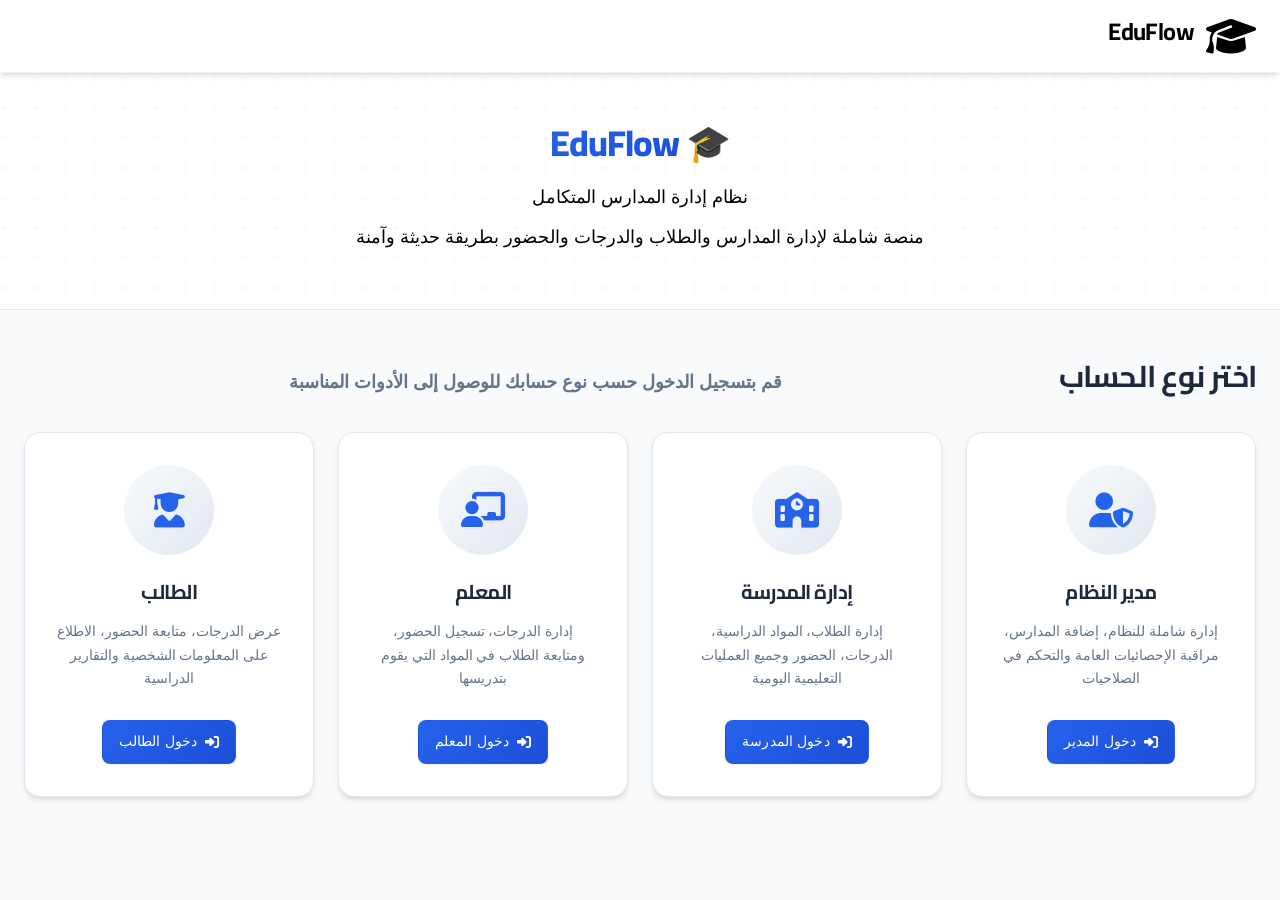
<file: index.html>
<!DOCTYPE html>
<html lang="ar" dir="rtl">
<head>
  <meta charset="UTF-8">
  <meta name="viewport" content="width=device-width, initial-scale=1.0">
  <title>EduFlow - نظام إدارة المدارس المتكامل</title>
  <link href="https://fonts.googleapis.com/css2?family=Cairo:wght@300;400;600;700&display=swap" rel="stylesheet">
  <link rel="stylesheet" href="https://cdnjs.cloudflare.com/ajax/libs/font-awesome/6.4.0/css/all.min.css">
  <link rel="stylesheet" href="unified-design-system.css">
  <link rel="stylesheet" href="unified-components.css">
  <link rel="stylesheet" href="responsive-utilities.css">
  <link rel="stylesheet" href="accessibility-enhancements.css">
  <link rel="stylesheet" href="styles.css">
  <link rel="stylesheet" href="enhanced.css">
  <link rel="stylesheet" href="design-system.css">
</head>
<body>
  <!-- Skip to main content link -->
  <a href="#main-content" class="skip-link">تخطي إلى المحتوى الرئيسي</a>
  
  <header>
    <div class="container">
      <div class="header-content">
        <div class="logo">
          <i class="fas fa-graduation-cap" aria-hidden="true"></i>
          <h1>EduFlow</h1>
        </div>
        <div class="nav-links">
        </div>
      </div>
    </div>
  </header>

  <main id="main-content">
    <section id="home" class="hero">
      <div class="container">
        <div class="hero-content">
          <h2><span class="emoji-icon">🎓</span> <span class="text-gradient">EduFlow</span></h2>
          <p class="subtitle">نظام إدارة المدارس المتكامل</p>
          <p class="subtitle">منصة شاملة لإدارة المدارس والطلاب والدرجات والحضور بطريقة حديثة وآمنة</p>
        </div>
      </div>
    </section>

    <section class="role-selection" aria-labelledby="role-selection-heading">
      <div class="container">
        <div class="section-title">
          <h3 id="role-selection-heading">اختر نوع الحساب</h3>
          <p>قم بتسجيل الدخول حسب نوع حسابك للوصول إلى الأدوات المناسبة</p>
        </div>
        
        <div class="roles-grid grid-container grid-auto-fit" role="group" aria-label="نوع الحساب">
          <div class="role-card admin animate-fade-in card-hover-effect" role="button" tabindex="0" aria-label="مدير النظام - إدارة شاملة للنظام" onclick="showAdminLogin()" onkeydown="if(event.key === 'Enter' || event.key === ' ') { showAdminLogin(); event.preventDefault(); }">
            <div class="role-icon">
              <i class="fas fa-user-shield" aria-hidden="true"></i>
            </div>
            <h4>مدير النظام</h4>
            <p>إدارة شاملة للنظام، إضافة المدارس، مراقبة الإحصائيات العامة والتحكم في الصلاحيات</p>
            <button class="btn btn-primary" aria-hidden="true">
              <i class="fas fa-sign-in-alt" aria-hidden="true"></i>
              دخول المدير
            </button>
          </div>

          <div class="role-card school animate-fade-in card-hover-effect">
            <div class="role-icon">
              <i class="fas fa-school"></i>
            </div>
            <h4>إدارة المدرسة</h4>
            <p>إدارة الطلاب، المواد الدراسية، الدرجات، الحضور وجميع العمليات التعليمية اليومية</p>
            <button class="btn btn-primary" onclick="showSchoolLogin()">
              <i class="fas fa-sign-in-alt"></i>
              دخول المدرسة
            </button>
          </div>

          <div class="role-card teacher animate-fade-in card-hover-effect">
            <div class="role-icon">
              <i class="fas fa-chalkboard-teacher"></i>
            </div>
            <h4>المعلم</h4>
            <p>إدارة الدرجات، تسجيل الحضور، ومتابعة الطلاب في المواد التي يقوم بتدريسها</p>
            <button class="btn btn-primary" onclick="showTeacherLogin()">
              <i class="fas fa-sign-in-alt"></i>
              دخول المعلم
            </button>
          </div>

          <div class="role-card student animate-fade-in card-hover-effect">
            <div class="role-icon">
              <i class="fas fa-user-graduate"></i>
            </div>
            <h4>الطالب</h4>
            <p>عرض الدرجات، متابعة الحضور، الاطلاع على المعلومات الشخصية والتقارير الدراسية</p>
            <button class="btn btn-primary" onclick="showStudentLogin()">
              <i class="fas fa-sign-in-alt"></i>
              دخول الطالب
            </button>
          </div>
        </div>
      </div>
    </section>
  </main>

  <!-- Admin Login Modal -->
  <div id="adminLoginModal" class="modal" role="dialog" aria-labelledby="adminLoginTitle" aria-describedby="adminLoginDesc" aria-modal="true" tabindex="-1">
    <div class="modal-content" role="document">
      <span class="close-modal" onclick="closeModal('adminLoginModal')" aria-label="إغلاق النافذة" tabindex="0" onkeydown="if(event.key === 'Enter' || event.key === ' ') { closeModal('adminLoginModal'); event.preventDefault(); }">&times;</span>
      <h3 class="modal-title" id="adminLoginTitle">تسجيل الدخول كمسؤول</h3>
      <p id="adminLoginDesc" class="sr-only">أدخل بيانات تسجيل الدخول الخاصة بك للوصول إلى لوحة تحكم المدير</p>
      <form id="adminLoginForm" aria-label="نموذج تسجيل دخول المدير">
        <div class="form-group">
          <label for="adminUsername" class="form-label">اسم المستخدم</label>
          <input type="text" id="adminUsername" class="form-control" required aria-required="true">
        </div>
        <div class="form-group">
          <label for="adminPassword" class="form-label">كلمة المرور</label>
          <input type="password" id="adminPassword" class="form-control" required aria-required="true">
        </div>
        <button type="submit" class="btn btn-primary" style="width: 100%">دخول</button>
      </form>
    </div>
  </div>

  <!-- School Login Modal -->
  <div id="schoolLoginModal" class="modal">
    <div class="modal-content">
      <span class="close-modal" onclick="closeModal('schoolLoginModal')">&times;</span>
      <h3 class="modal-title">تسجيل الدخول كمدرسة</h3>
      <form id="schoolLoginForm">
        <div class="form-group">
          <label for="schoolCode">رمز المدرسة</label>
          <input type="text" id="schoolCode" class="form-control" required>
        </div>
        <button type="submit" class="btn btn-primary" style="width: 100%">دخول</button>
      </form>
    </div>
  </div>

  <!-- Student Login Modal -->
  <div id="studentLoginModal" class="modal">
    <div class="modal-content">
      <span class="close-modal" onclick="closeModal('studentLoginModal')">&times;</span>
      <h3 class="modal-title">تسجيل الدخول كطالب</h3>
      <form id="studentLoginForm">
        <div class="form-group">
          <label for="studentCode">رمز الطالب</label>
          <input type="text" id="studentCode" class="form-control" required>
        </div>
        <button type="submit" class="btn btn-primary" style="width: 100%">دخول</button>
      </form>
    </div>
  </div>

  <!-- Teacher Login Modal -->
  <div id="teacherLoginModal" class="modal">
    <div class="modal-content">
      <span class="close-modal" onclick="closeModal('teacherLoginModal')">&times;</span>
      <h3 class="modal-title">تسجيل الدخول كمعلم</h3>
      <form id="teacherLoginForm">
        <div class="form-group">
          <label for="teacherCode">رمز المعلم</label>
          <input type="text" id="teacherCode" class="form-control" required>
        </div>
        <button type="submit" class="btn btn-primary" style="width: 100%">دخول</button>
      </form>
    </div>
  </div>

  <script>
    // وظائف إدارة النوافذ المنبثقة
    function showAdminLogin() {
      document.getElementById('adminLoginModal').style.display = 'flex';
    }

    function showSchoolLogin() {
      document.getElementById('schoolLoginModal').style.display = 'flex';
    }

    function showStudentLogin() {
      document.getElementById('studentLoginModal').style.display = 'flex';
    }

    function showTeacherLogin() {
      document.getElementById('teacherLoginModal').style.display = 'flex';
    }

    function closeModal(modalId) {
      document.getElementById(modalId).style.display = 'none';
    }

    // إغلاق النافذة عند النقر خارجها
    window.onclick = function(event) {
      const modals = document.getElementsByClassName('modal');
      for (let i = 0; i < modals.length; i++) {
        if (event.target == modals[i]) {
          modals[i].style.display = "none";
        }
      }
    }

    // معالجة نموذج تسجيل الدخول للمسؤول
    document.getElementById('adminLoginForm').addEventListener('submit', async function(e) {
      e.preventDefault();
      const username = document.getElementById('adminUsername').value;
      const password = document.getElementById('adminPassword').value;
      
      try {
        const response = await fetch('/api/admin/login', {
          method: 'POST',
          headers: {
            'Content-Type': 'application/json'
          },
          body: JSON.stringify({ username, password })
        });
        
        if (!response.ok) {
          const errorResult = await response.json();
          throw new Error(errorResult.error || 'فشل تسجيل الدخول');
        }
        
        const result = await response.json();
        // Store token and user info
        localStorage.setItem('token', result.token);
        localStorage.setItem('user', JSON.stringify(result.user));
        
        toastManager.showSuccess('تم تسجيل الدخول بنجاح!');
        closeModal('adminLoginModal');
        
        // Redirect to admin dashboard
        window.location.href = 'admin-dashboard.html';
      } catch (error) {
        console.error('Login error:', error);
        toastManager.showError(error.message || 'حدث خطأ في الاتصال بالخادم');
      }
    });

    // معالجة نموذج تسجيل الدخول للمدرسة
    document.getElementById('schoolLoginForm').addEventListener('submit', async function(e) {
      e.preventDefault();
      const code = document.getElementById('schoolCode').value;
      
      try {
        const response = await fetch('/api/school/login', {
          method: 'POST',
          headers: {
            'Content-Type': 'application/json'
          },
          body: JSON.stringify({ code })
        });
        
        if (!response.ok) {
          const errorResult = await response.json();
          throw new Error(errorResult.error || 'فشل تسجيل الدخول');
        }
        
        const result = await response.json();
        // Store token and school info
        localStorage.setItem('token', result.token);
        localStorage.setItem('school', JSON.stringify(result.school));
        
        toastManager.showSuccess('تم تسجيل الدخول بنجاح!');
        closeModal('schoolLoginModal');
        
        // Redirect to school dashboard
        window.location.href = 'school-dashboard.html';
      } catch (error) {
        console.error('Login error:', error);
        toastManager.showError(error.message || 'حدث خطأ في الاتصال بالخادم');
      }
    });

    // معالجة نموذج تسجيل الدخول للطالب
    document.getElementById('studentLoginForm').addEventListener('submit', async function(e) {
      e.preventDefault();
      const code = document.getElementById('studentCode').value;
      
      try {
        const response = await fetch('/api/student/login', {
          method: 'POST',
          headers: {
            'Content-Type': 'application/json'
          },
          body: JSON.stringify({ code })
        });
        
        if (!response.ok) {
          const errorResult = await response.json();
          throw new Error(errorResult.error || 'فشل تسجيل الدخول');
        }
        
        const result = await response.json();
        // Store token and student info
        localStorage.setItem('token', result.token);
        localStorage.setItem('student', JSON.stringify(result.student));
        
        toastManager.showSuccess('تم تسجيل الدخول بنجاح!');
        closeModal('studentLoginModal');
        
        // Redirect to student portal
        window.location.href = 'student-portal.html';
      } catch (error) {
        console.error('Login error:', error);
        toastManager.showError(error.message || 'حدث خطأ في الاتصال بالخادم');
      }
    });

    // معالجة نموذج تسجيل الدخول للمعلم
    document.getElementById('teacherLoginForm').addEventListener('submit', async function(e) {
      e.preventDefault();
      const code = document.getElementById('teacherCode').value;
      
      try {
        const response = await fetch('/api/teacher/login', {
          method: 'POST',
          headers: {
            'Content-Type': 'application/json'
          },
          body: JSON.stringify({ teacher_code: code })
        });
        
        if (!response.ok) {
          const errorResult = await response.json();
          throw new Error(errorResult.error || 'فشل تسجيل الدخول');
        }
        
        const result = await response.json();
        // Store token and teacher info
        localStorage.setItem('teacher_token', result.token);
        localStorage.setItem('teacher', JSON.stringify(result.teacher));
        
        toastManager.showSuccess('تم تسجيل الدخول بنجاح!');
        closeModal('teacherLoginModal');
        
        // Redirect to teacher portal
        window.location.href = 'teacher-portal.html';
      } catch (error) {
        console.error('Login error:', error);
        toastManager.showError(error.message || 'حدث خطأ في الاتصال بالخادم');
      }
    });
  </script>
  <script src="api-config.js"></script>
  <script src="security-utils.js"></script>
  <script src="loading-feedback.js"></script>
</body>
</html>
</file>
<file: unified-design-system.css>
/*
 * EduFlow Unified Design System v2.0
 * Consistent professional styling across all application portals
 * Maintains existing background design while applying modern, cohesive UI
 */

/* ========================================
   DESIGN TOKENS - CSS CUSTOM PROPERTIES
   ======================================== */

:root {
  /* ==================== COLORS ==================== */
  
  /* Primary Brand Colors */
  --brand-primary-50: #eff6ff;
  --brand-primary-100: #dbeafe;
  --brand-primary-200: #bfdbfe;
  --brand-primary-300: #93c5fd;
  --brand-primary-400: #60a5fa;
  --brand-primary-500: #3b82f6;
  --brand-primary-600: #2563eb;
  --brand-primary-700: #1d4ed8;
  --brand-primary-800: #1e40af;
  --brand-primary-900: #1e3a8a;
  
  /* Secondary/Accent Colors */
  --brand-secondary-50: #f0f9ff;
  --brand-secondary-100: #e0f2fe;
  --brand-secondary-200: #bae6fd;
  --brand-secondary-300: #7dd3fc;
  --brand-secondary-400: #38bdf8;
  --brand-secondary-500: #0ea5e9;
  --brand-secondary-600: #0284c7;
  --brand-secondary-700: #0369a1;
  --brand-secondary-800: #075985;
  --brand-secondary-900: #0c4a6e;
  
  /* Success Colors */
  --success-50: #f0fdf4;
  --success-100: #dcfce7;
  --success-200: #bbf7d0;
  --success-300: #86efac;
  --success-400: #4ade80;
  --success-500: #22c55e;
  --success-600: #16a34a;
  --success-700: #15803d;
  --success-800: #166534;
  --success-900: #14532d;
  
  /* Warning Colors */
  --warning-50: #fffbeb;
  --warning-100: #fef3c7;
  --warning-200: #fde68a;
  --warning-300: #fcd34d;
  --warning-400: #fbbf24;
  --warning-500: #f59e0b;
  --warning-600: #d97706;
  --warning-700: #b45309;
  --warning-800: #92400e;
  --warning-900: #78350f;
  
  /* Danger/Error Colors */
  --danger-50: #fef2f2;
  --danger-100: #fee2e2;
  --danger-200: #fecaca;
  --danger-300: #fca5a5;
  --danger-400: #f87171;
  --danger-500: #ef4444;
  --danger-600: #dc2626;
  --danger-700: #b91c1c;
  --danger-800: #991b1b;
  --danger-900: #7f1d1d;
  
  /* Neutral Colors */
  --neutral-50: #f9fafb;
  --neutral-100: #f3f4f6;
  --neutral-200: #e5e7eb;
  --neutral-300: #d1d5db;
  --neutral-400: #9ca3af;
  --neutral-500: #6b7280;
  --neutral-600: #4b5563;
  --neutral-700: #374151;
  --neutral-800: #1f2937;
  --neutral-900: #111827;
  
  /* Background & Surface */
  --background-primary: #ffffff;
  --background-secondary: #f9fafb;
  --background-tertiary: #f3f4f6;
  --surface-primary: #ffffff;
  --surface-secondary: #f8fafc;
  --surface-elevated: #ffffff;
  
  /* Text Colors */
  --text-primary: #111827;
  --text-secondary: #374151;
  --text-tertiary: #6b7280;
  --text-quaternary: #9ca3af;
  --text-inverse: #ffffff;
  --text-muted: #9ca3af;
  --text-placeholder: #d1d5db;
  
  /* ==================== TYPOGRAPHY ==================== */
  
  /* Font Family */
  --font-family-base: 'Cairo', 'Segoe UI', Tahoma, Geneva, Verdana, sans-serif;
  --font-family-heading: 'Cairo', 'Segoe UI', Tahoma, Geneva, Verdana, sans-serif;
  --font-family-mono: ui-monospace, SFMono-Regular, Menlo, Monaco, Consolas, monospace;
  
  /* Font Sizes */
  --font-size-xs: 0.75rem;    /* 12px */
  --font-size-sm: 0.875rem;   /* 14px */
  --font-size-base: 1rem;     /* 16px */
  --font-size-lg: 1.125rem;   /* 18px */
  --font-size-xl: 1.25rem;    /* 20px */
  --font-size-2xl: 1.5rem;    /* 24px */
  --font-size-3xl: 1.875rem;  /* 30px */
  --font-size-4xl: 2.25rem;   /* 36px */
  --font-size-5xl: 3rem;      /* 48px */
  
  /* Font Weights */
  --font-weight-thin: 100;
  --font-weight-extralight: 200;
  --font-weight-light: 300;
  --font-weight-normal: 400;
  --font-weight-medium: 500;
  --font-weight-semibold: 600;
  --font-weight-bold: 700;
  --font-weight-extrabold: 800;
  --font-weight-black: 900;
  
  /* Line Heights */
  --line-height-none: 1;
  --line-height-tight: 1.25;
  --line-height-snug: 1.375;
  --line-height-normal: 1.5;
  --line-height-relaxed: 1.625;
  --line-height-loose: 2;
  
  /* Letter Spacing */
  --letter-spacing-tighter: -0.05em;
  --letter-spacing-tight: -0.025em;
  --letter-spacing-normal: 0;
  --letter-spacing-wide: 0.025em;
  --letter-spacing-wider: 0.05em;
  --letter-spacing-widest: 0.1em;
  
  /* ==================== SPACING ==================== */
  
  --spacing-0: 0;
  --spacing-1: 0.25rem;   /* 4px */
  --spacing-2: 0.5rem;    /* 8px */
  --spacing-3: 0.75rem;   /* 12px */
  --spacing-4: 1rem;      /* 16px */
  --spacing-5: 1.25rem;   /* 20px */
  --spacing-6: 1.5rem;    /* 24px */
  --spacing-7: 1.75rem;   /* 28px */
  --spacing-8: 2rem;      /* 32px */
  --spacing-9: 2.25rem;   /* 36px */
  --spacing-10: 2.5rem;   /* 40px */
  --spacing-11: 2.75rem;  /* 44px */
  --spacing-12: 3rem;     /* 48px */
  --spacing-14: 3.5rem;   /* 56px */
  --spacing-16: 4rem;     /* 64px */
  --spacing-20: 5rem;     /* 80px */
  --spacing-24: 6rem;     /* 96px */
  --spacing-28: 7rem;     /* 112px */
  --spacing-32: 8rem;     /* 128px */
  --spacing-36: 9rem;     /* 144px */
  --spacing-40: 10rem;    /* 160px */
  --spacing-44: 11rem;    /* 176px */
  --spacing-48: 12rem;    /* 192px */
  --spacing-52: 13rem;    /* 208px */
  --spacing-56: 14rem;    /* 224px */
  --spacing-60: 15rem;    /* 240px */
  --spacing-64: 16rem;    /* 256px */
  --spacing-72: 18rem;    /* 288px */
  --spacing-80: 20rem;    /* 320px */
  --spacing-96: 24rem;    /* 384px */
  
  /* ==================== BORDER RADIUS ==================== */
  
  --radius-none: 0;
  --radius-sm: 0.125rem;  /* 2px */
  --radius-base: 0.25rem; /* 4px */
  --radius-md: 0.375rem;  /* 6px */
  --radius-lg: 0.5rem;    /* 8px */
  --radius-xl: 0.75rem;   /* 12px */
  --radius-2xl: 1rem;     /* 16px */
  --radius-3xl: 1.5rem;   /* 24px */
  --radius-full: 9999px;
  
  /* ==================== SHADOWS ==================== */
  
  --shadow-none: 0 0 #0000;
  --shadow-xs: 0 1px 2px 0 rgba(0, 0, 0, 0.05);
  --shadow-sm: 0 1px 3px 0 rgba(0, 0, 0, 0.1), 0 1px 2px -1px rgba(0, 0, 0, 0.1);
  --shadow-base: 0 4px 6px -1px rgba(0, 0, 0, 0.1), 0 2px 4px -2px rgba(0, 0, 0, 0.1);
  --shadow-md: 0 4px 6px -1px rgba(0, 0, 0, 0.1), 0 2px 4px -2px rgba(0, 0, 0, 0.1);
  --shadow-lg: 0 10px 15px -3px rgba(0, 0, 0, 0.1), 0 4px 6px -4px rgba(0, 0, 0, 0.1);
  --shadow-xl: 0 20px 25px -5px rgba(0, 0, 0, 0.1), 0 8px 10px -6px rgba(0, 0, 0, 0.1);
  --shadow-2xl: 0 25px 50px -12px rgba(0, 0, 0, 0.25);
  --shadow-inner: inset 0 2px 4px 0 rgba(0, 0, 0, 0.05);
  
  /* Colored Shadows */
  --shadow-primary: 0 4px 14px 0 rgba(37, 99, 235, 0.25);
  --shadow-secondary: 0 4px 14px 0 rgba(14, 165, 233, 0.25);
  --shadow-success: 0 4px 14px 0 rgba(34, 197, 94, 0.25);
  --shadow-warning: 0 4px 14px 0 rgba(245, 158, 11, 0.25);
  --shadow-danger: 0 4px 14px 0 rgba(239, 68, 68, 0.25);
  
  /* ==================== TRANSITIONS ==================== */
  
  --transition-none: none;
  --transition-all: all 0.2s cubic-bezier(0.4, 0, 0.2, 1);
  --transition-colors: color, background-color, border-color 0.2s cubic-bezier(0.4, 0, 0.2, 1);
  --transition-opacity: opacity 0.2s cubic-bezier(0.4, 0, 0.2, 1);
  --transition-shadow: box-shadow 0.2s cubic-bezier(0.4, 0, 0.2, 1);
  --transition-transform: transform 0.2s cubic-bezier(0.4, 0, 0.2, 1);
  
  --transition-fast: 150ms cubic-bezier(0.4, 0, 0.2, 1);
  --transition-base: 200ms cubic-bezier(0.4, 0, 0.2, 1);
  --transition-medium: 300ms cubic-bezier(0.4, 0, 0.2, 1);
  --transition-slow: 500ms cubic-bezier(0.4, 0, 0.2, 1);
  
  /* ==================== BREAKPOINTS ==================== */
  
  --breakpoint-xs: 480px;
  --breakpoint-sm: 640px;
  --breakpoint-md: 768px;
  --breakpoint-lg: 1024px;
  --breakpoint-xl: 1280px;
  --breakpoint-2xl: 1536px;
  
  /* ==================== Z-INDEX ==================== */
  
  --z-auto: auto;
  --z-0: 0;
  --z-10: 10;
  --z-20: 20;
  --z-30: 30;
  --z-40: 40;
  --z-50: 50;
  --z-dropdown: 1000;
  --z-sticky: 1020;
  --z-fixed: 1030;
  --z-modal-backdrop: 1040;
  --z-modal: 1050;
  --z-popover: 1060;
  --z-tooltip: 1070;
  
  /* ==================== ACCESSIBILITY ==================== */
  
  --focus-ring-color: var(--brand-primary-500);
  --focus-ring-offset: 2px;
  --focus-ring-width: 2px;
  --focus-ring: var(--focus-ring-width) solid var(--focus-ring-color);
  --focus-ring-inset: inset 0 0 0 var(--focus-ring-width) var(--focus-ring-color);
  
  /* ==================== GRADIENTS ==================== */
  
  --gradient-primary: linear-gradient(135deg, var(--brand-primary-500) 0%, var(--brand-primary-700) 100%);
  --gradient-secondary: linear-gradient(135deg, var(--brand-secondary-500) 0%, var(--brand-secondary-700) 100%);
  --gradient-success: linear-gradient(135deg, var(--success-500) 0%, var(--success-700) 100%);
  --gradient-warning: linear-gradient(135deg, var(--warning-500) 0%, var(--warning-700) 100%);
  --gradient-danger: linear-gradient(135deg, var(--danger-500) 0%, var(--danger-700) 100%);
  --gradient-info: linear-gradient(135deg, var(--brand-secondary-500) 0%, var(--brand-primary-500) 100%);
  --gradient-purple: linear-gradient(135deg, #8b5cf6 0%, #7c3aed 100%);
  --gradient-ocean: linear-gradient(135deg, #667eea 0%, #764ba2 100%);
  --gradient-sunset: linear-gradient(135deg, #f59e0b 0%, #ef4444 100%);
}

/* ========================================
   BASE STYLES
   ======================================== */

*, *::before, *::after {
  box-sizing: border-box;
  margin: 0;
  padding: 0;
}

html {
  scroll-behavior: smooth;
  font-size: 16px;
}

body {
  font-family: var(--font-family-base);
  font-size: var(--font-size-base);
  line-height: var(--line-height-normal);
  color: var(--text-primary);
  background-color: var(--background-secondary);
  -webkit-font-smoothing: antialiased;
  -moz-osx-font-smoothing: grayscale;
  overflow-x: hidden;
}

/* ========================================
   TYPOGRAPHY SYSTEM
   ======================================== */

/* Headings */
h1, h2, h3, h4, h5, h6 {
  font-family: var(--font-family-heading);
  font-weight: var(--font-weight-bold);
  line-height: var(--line-height-tight);
  color: var(--text-primary);
  margin-bottom: var(--spacing-4);
}

h1 {
  font-size: var(--font-size-4xl);
  letter-spacing: var(--letter-spacing-tight);
}

h2 {
  font-size: var(--font-size-3xl);
  letter-spacing: var(--letter-spacing-tight);
}

h3 {
  font-size: var(--font-size-2xl);
  letter-spacing: var(--letter-spacing-tight);
}

h4 {
  font-size: var(--font-size-xl);
  letter-spacing: var(--letter-spacing-tight);
}

h5 {
  font-size: var(--font-size-lg);
  font-weight: var(--font-weight-semibold);
}

h6 {
  font-size: var(--font-size-base);
  font-weight: var(--font-weight-semibold);
}

/* Body Text */
p {
  margin-bottom: var(--spacing-4);
  color: var(--text-secondary);
  line-height: var(--line-height-relaxed);
}

/* Links */
a {
  color: var(--brand-primary-600);
  text-decoration: none;
  transition: var(--transition-colors);
}

a:hover {
  color: var(--brand-primary-700);
  text-decoration: underline;
}

/* ========================================
   UTILITY CLASSES
   ======================================== */

/* Text Utilities */
.text-primary { color: var(--text-primary); }
.text-secondary { color: var(--text-secondary); }
.text-tertiary { color: var(--text-tertiary); }
.text-muted { color: var(--text-muted); }
.text-inverse { color: var(--text-inverse); }

.text-center { text-align: center; }
.text-left { text-align: left; }
.text-right { text-align: right; }

.font-thin { font-weight: var(--font-weight-thin); }
.font-extralight { font-weight: var(--font-weight-extralight); }
.font-light { font-weight: var(--font-weight-light); }
.font-normal { font-weight: var(--font-weight-normal); }
.font-medium { font-weight: var(--font-weight-medium); }
.font-semibold { font-weight: var(--font-weight-semibold); }
.font-bold { font-weight: var(--font-weight-bold); }
.font-extrabold { font-weight: var(--font-weight-extrabold); }
.font-black { font-weight: var(--font-weight-black); }

/* Spacing Utilities */
.m-0 { margin: 0; }
.m-1 { margin: var(--spacing-1); }
.m-2 { margin: var(--spacing-2); }
.m-3 { margin: var(--spacing-3); }
.m-4 { margin: var(--spacing-4); }
.m-5 { margin: var(--spacing-5); }
.m-6 { margin: var(--spacing-6); }
.m-8 { margin: var(--spacing-8); }

.mx-auto { margin-left: auto; margin-right: auto; }

.p-0 { padding: 0; }
.p-1 { padding: var(--spacing-1); }
.p-2 { padding: var(--spacing-2); }
.p-3 { padding: var(--spacing-3); }
.p-4 { padding: var(--spacing-4); }
.p-5 { padding: var(--spacing-5); }
.p-6 { padding: var(--spacing-6); }
.p-8 { padding: var(--spacing-8); }

/* Display Utilities */
.d-block { display: block; }
.d-inline { display: inline; }
.d-inline-block { display: inline-block; }
.d-flex { display: flex; }
.d-grid { display: grid; }
.d-none { display: none; }

/* Flex Utilities */
.flex-row { flex-direction: row; }
.flex-col { flex-direction: column; }
.items-center { align-items: center; }
.justify-center { justify-content: center; }
.justify-between { justify-content: space-between; }

/* ========================================
   COMPONENT STYLES
   ======================================== */

/* Buttons - Unified System */
.btn {
  display: inline-flex;
  align-items: center;
  justify-content: center;
  gap: var(--spacing-2);
  padding: 0.75rem 1.5rem; /* 12px 24px - standard size */
  font-family: inherit;
  font-size: 0.875rem; /* 14px - consistent font size */
  font-weight: var(--font-weight-semibold);
  line-height: 1.25;
  text-align: center;
  text-decoration: none;
  border: 1px solid transparent;
  border-radius: 0.5rem; /* 8px - consistent rounded corners */
  cursor: pointer;
  transition: var(--transition-all);
  user-select: none;
  position: relative;
  overflow: hidden;
  min-height: 44px; /* Accessibility touch target */
  min-width: 44px; /* Accessibility touch target */
}

.btn:focus {
  outline: 2px solid var(--focus-ring-color);
  outline-offset: var(--focus-ring-offset);
}

.btn:disabled {
  opacity: 0.6;
  cursor: not-allowed;
  pointer-events: none;
}

/* Button Variants */
.btn-primary {
  background: var(--gradient-primary);
  color: var(--text-inverse);
  border-color: var(--brand-primary-600);
  box-shadow: var(--shadow-sm);
}

.btn-primary:hover:not(:disabled) {
  background: var(--brand-primary-700);
  border-color: var(--brand-primary-700);
  transform: translateY(-2px);
  box-shadow: var(--shadow-primary);
}

.btn-secondary {
  background: var(--gradient-secondary);
  color: var(--text-inverse);
  border-color: var(--brand-secondary-600);
  box-shadow: var(--shadow-sm);
}

.btn-secondary:hover:not(:disabled) {
  background: var(--brand-secondary-700);
  border-color: var(--brand-secondary-700);
  transform: translateY(-2px);
  box-shadow: var(--shadow-secondary);
}

.btn-success {
  background: var(--gradient-success);
  color: var(--text-inverse);
  border-color: var(--success-600);
  box-shadow: var(--shadow-sm);
}

.btn-success:hover:not(:disabled) {
  background: var(--success-700);
  border-color: var(--success-700);
  transform: translateY(-2px);
  box-shadow: var(--shadow-success);
}

.btn-warning {
  background: var(--gradient-warning);
  color: var(--text-inverse);
  border-color: var(--warning-600);
  box-shadow: var(--shadow-sm);
}

.btn-warning:hover:not(:disabled) {
  background: var(--warning-700);
  border-color: var(--warning-700);
  transform: translateY(-2px);
  box-shadow: var(--shadow-warning);
}

.btn-danger {
  background: var(--gradient-danger);
  color: var(--text-inverse);
  border-color: var(--danger-600);
  box-shadow: var(--shadow-sm);
}

.btn-danger:hover:not(:disabled) {
  background: var(--danger-700);
  border-color: var(--danger-700);
  transform: translateY(-2px);
  box-shadow: var(--shadow-danger);
}

.btn-outline {
  background: transparent;
  color: var(--text-secondary);
  border-color: var(--neutral-300);
}

.btn-outline:hover:not(:disabled) {
  background: var(--neutral-50);
  color: var(--text-primary);
  border-color: var(--neutral-400);
}

.btn-ghost {
  background: transparent;
  color: var(--text-secondary);
  border-color: transparent;
}

.btn-ghost:hover:not(:disabled) {
  background: var(--neutral-100);
  color: var(--text-primary);
}

/* Button Sizes */
.btn-sm {
  padding: 0.5rem 1rem; /* 8px 16px */
  font-size: 0.75rem; /* 12px */
  border-radius: 0.375rem; /* 6px */
  min-height: 36px;
}

.btn-lg {
  padding: 1rem 2rem; /* 16px 32px */
  font-size: 1rem; /* 16px */
  border-radius: 0.75rem; /* 12px */
  min-height: 52px;
}

.btn-xl {
  padding: 1.25rem 2.5rem; /* 20px 40px */
  font-size: 1.125rem; /* 18px */
  border-radius: 0.875rem; /* 14px */
  min-height: 60px;
}

/* Button Positioning Utilities */
.btn-group {
  display: flex;
  gap: 0.75rem; /* Standard gap between buttons */
  align-items: center;
}

.btn-group-vertical {
  display: flex;
  flex-direction: column;
  gap: 0.5rem;
}

.btn-group-responsive {
  display: flex;
  flex-wrap: wrap;
  gap: 0.75rem;
  align-items: center;
}

/* Button Alignment Utilities */
.btn-align-left { justify-content: flex-start; }
.btn-align-center { justify-content: center; }
.btn-align-right { justify-content: flex-end; }
.btn-align-between { justify-content: space-between; }
.btn-align-around { justify-content: space-around; }

/* Button Spacing Utilities */
.btn-space-tight { gap: 0.5rem; }
.btn-space-normal { gap: 0.75rem; }
.btn-space-wide { gap: 1rem; }

/* Individual Button Margins */
.btn-m-0 { margin: 0; }
.btn-m-1 { margin: var(--spacing-1); }
.btn-m-2 { margin: var(--spacing-2); }
.btn-m-3 { margin: var(--spacing-3); }
.btn-m-4 { margin: var(--spacing-4); }

.btn-mt-0 { margin-top: 0; }
.btn-mt-1 { margin-top: var(--spacing-1); }
.btn-mt-2 { margin-top: var(--spacing-2); }
.btn-mt-3 { margin-top: var(--spacing-3); }
.btn-mt-4 { margin-top: var(--spacing-4); }

.btn-mb-0 { margin-bottom: 0; }
.btn-mb-1 { margin-bottom: var(--spacing-1); }
.btn-mb-2 { margin-bottom: var(--spacing-2); }
.btn-mb-3 { margin-bottom: var(--spacing-3); }
.btn-mb-4 { margin-bottom: var(--spacing-4); }

.btn-ml-0 { margin-left: 0; }
.btn-ml-1 { margin-left: var(--spacing-1); }
.btn-ml-2 { margin-left: var(--spacing-2); }
.btn-ml-3 { margin-left: var(--spacing-3); }
.btn-ml-4 { margin-left: var(--spacing-4); }

.btn-mr-0 { margin-right: 0; }
.btn-mr-1 { margin-right: var(--spacing-1); }
.btn-mr-2 { margin-right: var(--spacing-2); }
.btn-mr-3 { margin-right: var(--spacing-3); }
.btn-mr-4 { margin-right: var(--spacing-4); }

/* Responsive Button Positioning */
@media (max-width: 768px) {
  .btn-group-responsive {
    flex-direction: column;
    align-items: stretch;
    gap: 0.5rem;
  }
  
  .btn-group-responsive .btn {
    width: 100%;
  }
}

/* Cards - Unified System */
.card {
  background: var(--surface-primary);
  border-radius: var(--radius-xl);
  box-shadow: var(--shadow-base);
  border: 1px solid var(--neutral-200);
  transition: var(--transition-all);
  overflow: hidden;
}

.card:hover {
  box-shadow: var(--shadow-lg);
  transform: translateY(-2px);
}

.card-header {
  padding: var(--spacing-6);
  border-bottom: 1px solid var(--neutral-200);
  background-color: var(--surface-secondary);
}

.card-body {
  padding: var(--spacing-6);
}

.card-footer {
  padding: var(--spacing-6);
  border-top: 1px solid var(--neutral-200);
  background-color: var(--surface-secondary);
}

/* Forms - Unified System */
.form-group {
  margin-bottom: var(--spacing-5);
}

.form-label {
  display: block;
  margin-bottom: var(--spacing-2);
  font-weight: var(--font-weight-medium);
  color: var(--text-secondary);
  font-size: var(--font-size-sm);
}

.form-control {
  display: block;
  width: 100%;
  padding: var(--spacing-3) var(--spacing-4);
  font-size: var(--font-size-base);
  line-height: 1.5;
  color: var(--text-primary);
  background-color: var(--surface-primary);
  border: 2px solid var(--neutral-300);
  border-radius: var(--radius-lg);
  transition: var(--transition-all);
  box-shadow: var(--shadow-xs);
}

.form-control:focus {
  outline: 0;
  border-color: var(--brand-primary-500);
  box-shadow: 0 0 0 var(--focus-ring-offset) var(--brand-primary-100);
}

.form-control::placeholder {
  color: var(--text-placeholder);
}

.form-control:disabled {
  background-color: var(--neutral-100);
  opacity: 0.8;
  cursor: not-allowed;
}

/* Form Validation States */
.form-control.is-valid {
  border-color: var(--success-500);
  box-shadow: 0 0 0 var(--focus-ring-offset) var(--success-100);
}

.form-control.is-invalid {
  border-color: var(--danger-500);
  box-shadow: 0 0 0 var(--focus-ring-offset) var(--danger-100);
}

.invalid-feedback {
  display: block;
  width: 100%;
  margin-top: var(--spacing-2);
  font-size: var(--font-size-sm);
  color: var(--danger-600);
}

.valid-feedback {
  display: block;
  width: 100%;
  margin-top: var(--spacing-2);
  font-size: var(--font-size-sm);
  color: var(--success-600);
}

/* Tables - Unified System */
.table {
  width: 100%;
  border-collapse: separate;
  border-spacing: 0;
  background: var(--surface-primary);
  border-radius: var(--radius-xl);
  overflow: hidden;
  box-shadow: var(--shadow-base);
}

.th,
.td {
  padding: var(--spacing-4);
  text-align: center;
  border-bottom: 1px solid var(--neutral-100);
}

.th {
  background: var(--neutral-50);
  font-weight: var(--font-weight-semibold);
  color: var(--text-primary);
  font-size: var(--font-size-sm);
  text-transform: uppercase;
  letter-spacing: var(--letter-spacing-wide);
}

.table tbody tr {
  transition: var(--transition-all);
}

.table tbody tr:hover {
  background: var(--neutral-50);
}

.table tbody tr:last-child .td {
  border-bottom: none;
}

/* Modals - Unified System */
.modal {
  display: none;
  position: fixed;
  top: 0;
  left: 0;
  width: 100%;
  height: 100%;
  background-color: rgba(17, 24, 39, 0.6);
  backdrop-filter: blur(8px);
  align-items: center;
  justify-content: center;
  z-index: var(--z-modal-backdrop);
  animation: fadeIn 0.2s ease-out;
}

.modal-content {
  background: var(--surface-primary);
  border-radius: var(--radius-2xl);
  padding: var(--spacing-8);
  width: 90%;
  max-width: 520px;
  position: relative;
  box-shadow: var(--shadow-2xl);
  border: 1px solid var(--neutral-100);
  animation: slideUp 0.3s ease-out;
}

.close-modal {
  position: absolute;
  top: var(--spacing-4);
  left: var(--spacing-4);
  font-size: var(--font-size-2xl);
  cursor: pointer;
  color: var(--text-muted);
  transition: var(--transition-all);
  width: 36px;
  height: 36px;
  display: flex;
  align-items: center;
  justify-content: center;
  border-radius: var(--radius-full);
}

.close-modal:hover {
  color: var(--danger-500);
  background: var(--neutral-100);
}

.modal-title {
  text-align: center;
  margin-bottom: var(--spacing-6);
  color: var(--text-primary);
  font-size: var(--font-size-xl);
  font-weight: var(--font-weight-bold);
}

/* Animations */
@keyframes fadeIn {
  from { opacity: 0; }
  to { opacity: 1; }
}

@keyframes slideUp {
  from {
    opacity: 0;
    transform: translateY(20px);
  }
  to {
    opacity: 1;
    transform: translateY(0);
  }
}

/* Responsive Grid System */
.grid-container {
  display: grid;
  gap: var(--spacing-6);
  width: 100%;
}

.grid-auto-fit {
  grid-template-columns: repeat(auto-fit, minmax(250px, 1fr));
}

.grid-auto-fill {
  grid-template-columns: repeat(auto-fill, minmax(250px, 1fr));
}

.dashboard-grid {
  display: grid;
  gap: var(--spacing-6);
  grid-template-columns: repeat(auto-fit, minmax(300px, 1fr));
}

/* ========================================
   ACCESSIBILITY ENHANCEMENTS
   ======================================== */

/* Focus Management */
.focus-visible {
  outline: var(--focus-ring);
  outline-offset: var(--focus-ring-offset);
}

.focus-within {
  outline: var(--focus-ring);
  outline-offset: var(--focus-ring-offset);
}

/* Skip Link */
.skip-link {
  position: absolute;
  top: -40px;
  left: 6px;
  background: var(--brand-primary-600);
  color: var(--text-inverse);
  padding: 8px;
  z-index: var(--z-tooltip);
  border-radius: var(--radius-md);
  text-decoration: none;
  transition: top 0.3s;
}

.skip-link:focus {
  top: 6px;
}

/* Screen Reader Only */
.sr-only {
  position: absolute;
  width: 1px;
  height: 1px;
  padding: 0;
  margin: -1px;
  overflow: hidden;
  clip: rect(0, 0, 0, 0);
  white-space: nowrap;
  border: 0;
}

/* Reduced Motion Support */
@media (prefers-reduced-motion: reduce) {
  *, *::before, *::after {
    animation-duration: 0.01ms !important;
    animation-iteration-count: 1 !important;
    transition-duration: 0.01ms !important;
  }
  
  .card:hover,
  .btn:hover {
    transform: none;
  }
}

/* High Contrast Mode */
@media (prefers-contrast: high) {
  :root {
    --border-color: #000000;
    --focus-ring-color: #000000;
    --focus-ring-width: 3px;
  }
  
  .card {
    border: 2px solid var(--border-color);
  }
  
  .btn {
    border: 2px solid currentColor;
  }
}

/* Print Styles */
@media print {
  * {
    background: transparent !important;
    color: black !important;
    box-shadow: none !important;
    text-shadow: none !important;
  }
  
  a, a:visited {
    text-decoration: underline;
  }
  
  .btn {
    border: 1px solid #000 !important;
    background: white !important;
    color: black !important;
  }
}
</file>
<file: unified-components.css>
/*
 * EduFlow Unified Component Styles
 * Standardized components for consistent UI across all portals
 * Built on top of unified-design-system.css
 */

/* ========================================
   HEADER COMPONENTS
   ======================================== */

.header-unified {
  background: var(--surface-primary);
  color: var(--text-primary);
  padding: var(--spacing-4) 0;
  box-shadow: var(--shadow-md);
  position: sticky;
  top: 0;
  z-index: var(--z-sticky);
  border-bottom: 1px solid var(--neutral-100);
  backdrop-filter: blur(12px);
  background: rgba(255, 255, 255, 0.95);
}

.header-content-unified {
  display: flex;
  justify-content: space-between;
  align-items: center;
  max-width: 1280px;
  margin: 0 auto;
  padding: 0 var(--spacing-6);
}

.logo-unified {
  display: flex;
  align-items: center;
  gap: var(--spacing-3);
  font-weight: var(--font-weight-bold);
}

.logo-unified i {
  font-size: 2.5rem;
  color: var(--brand-primary-600);
}

.logo-unified h1 {
  font-size: var(--font-size-2xl);
  color: var(--text-primary);
  font-weight: var(--font-weight-bold);
  letter-spacing: var(--letter-spacing-tight);
}

.nav-links-unified {
  display: flex;
  gap: var(--spacing-3);
  align-items: center;
}

.nav-links-unified a {
  color: var(--text-secondary);
  text-decoration: none;
  font-weight: var(--font-weight-semibold);
  padding: var(--spacing-2) var(--spacing-4);
  border-radius: var(--radius-lg);
  transition: var(--transition-all);
  position: relative;
  overflow: hidden;
  font-size: var(--font-size-sm);
}

.nav-links-unified a:hover {
  background: var(--neutral-100);
  color: var(--brand-primary-600);
  transform: translateY(-2px);
}

/* ========================================
   DASHBOARD HEADER COMPONENTS
   ======================================== */

.dashboard-header {
  background: var(--gradient-primary);
  color: var(--text-inverse);
  padding: var(--spacing-4) var(--spacing-6);
  display: flex;
  justify-content: space-between;
  align-items: center;
  box-shadow: var(--shadow-lg);
  border-radius: 0;
  margin-bottom: 0;
  position: sticky;
  top: 0;
  z-index: var(--z-sticky);
}

.dashboard-header.school {
  background: var(--gradient-primary);
}

.dashboard-header.teacher {
  background: var(--gradient-primary);
}

.dashboard-header.student {
  background: var(--gradient-primary);
}

.dashboard-title {
  font-size: var(--font-size-xl);
  font-weight: var(--font-weight-bold);
  margin: 0;
  display: flex;
  align-items: center;
  gap: var(--spacing-3);
}

.dashboard-title i {
  font-size: var(--font-size-2xl);
}

/* ========================================
   SECTION COMPONENTS
   ======================================== */

.section-card {
  background: var(--surface-primary);
  border: 1px solid var(--neutral-200);
  border-radius: var(--radius-xl);
  padding: var(--spacing-6);
  box-shadow: var(--shadow-md);
  margin-bottom: var(--spacing-8);
  transition: var(--transition-all);
}

.section-card:hover {
  box-shadow: var(--shadow-lg);
  transform: translateY(-2px);
}

.section-title {
  color: var(--text-primary);
  margin-bottom: var(--spacing-4);
  font-size: var(--font-size-xl);
  font-weight: var(--font-weight-bold);
  display: flex;
  align-items: center;
  gap: var(--spacing-3);
}

.section-title i {
  color: var(--brand-primary-600);
}

.section-card .section-title i {
  color: var(--brand-primary-600);
}

.section-card.school .section-title i {
  color: var(--brand-primary-600);
}

.section-card.teacher .section-title i {
  color: var(--brand-primary-600);
}

.section-card.student .section-title i {
  color: var(--brand-primary-600);
}

/* ========================================
   FORM COMPONENTS
   ======================================== */

.form-card {
  background: var(--surface-primary);
  border: 1px solid var(--neutral-200);
  border-radius: var(--radius-lg);
  padding: var(--spacing-6);
  box-shadow: var(--shadow-sm);
}

.form-row-unified {
  display: grid;
  grid-template-columns: repeat(auto-fit, minmax(220px, 1fr));
  gap: var(--spacing-4);
  margin-bottom: var(--spacing-4);
}

.form-group-unified {
  margin-bottom: var(--spacing-4);
}

.form-group-unified label {
  display: block;
  margin-bottom: var(--spacing-2);
  font-weight: var(--font-weight-semibold);
  color: var(--text-secondary);
  font-size: var(--font-size-sm);
}

.form-group-unified input,
.form-group-unified select,
.form-group-unified textarea {
  width: 100%;
  padding: var(--spacing-3) var(--spacing-4);
  border: 2px solid var(--neutral-300);
  border-radius: var(--radius-lg);
  font-size: var(--font-size-base);
  transition: var(--transition-all);
  background: var(--surface-primary);
  color: var(--text-primary);
}

.form-group-unified input:focus,
.form-group-unified select:focus,
.form-group-unified textarea:focus {
  outline: none;
  border-color: var(--brand-primary-500);
  box-shadow: 0 0 0 4px rgba(37, 99, 235, 0.1);
}

.form-group-unified.school input:focus,
.form-group-unified.school select:focus,
.form-group-unified.school textarea:focus {
  border-color: var(--brand-primary-500);
  box-shadow: 0 0 0 4px rgba(37, 99, 235, 0.1);
}

.form-group-unified.teacher input:focus,
.form-group-unified.teacher select:focus,
.form-group-unified.teacher textarea:focus {
  border-color: var(--brand-primary-500);
  box-shadow: 0 0 0 4px rgba(37, 99, 235, 0.1);
}

.form-group-unified.student input:focus,
.form-group-unified.student select:focus,
.form-group-unified.student textarea:focus {
  border-color: var(--brand-primary-500);
  box-shadow: 0 0 0 4px rgba(37, 99, 235, 0.1);
}

.textarea-unified {
  resize: vertical;
  min-height: 100px;
}

/* ========================================
   ROLE CARD COMPONENTS
   ======================================== */

.roles-grid-unified {
  display: grid;
  grid-template-columns: repeat(auto-fit, minmax(320px, 1fr));
  gap: var(--spacing-8);
}

.role-card-unified {
  background: var(--surface-primary);
  border: 1px solid var(--neutral-200);
  border-radius: var(--radius-2xl);
  padding: var(--spacing-8);
  text-align: center;
  transition: var(--transition-all);
  box-shadow: var(--shadow-md);
  position: relative;
  overflow: hidden;
  cursor: pointer;
}

.role-card-unified::before {
  content: '';
  position: absolute;
  top: 0;
  left: 0;
  right: 0;
  height: 4px;
  background: var(--gradient-primary);
  transform: scaleX(0);
  transition: var(--transition-transform);
}

.role-card-unified:hover {
  transform: translateY(-8px);
  box-shadow: var(--shadow-xl);
  border-color: var(--brand-primary-300);
}

.role-card-unified:hover::before {
  transform: scaleX(1);
}

.role-card-unified.admin::before { 
  background: var(--gradient-secondary); 
}

.role-card-unified.school::before { 
  background: var(--gradient-success); 
}

.role-card-unified.student::before { 
  background: var(--gradient-warning); 
}

.role-card-unified.teacher::before { 
  background: var(--gradient-purple); 
}

.role-icon-unified {
  width: 90px;
  height: 90px;
  background: linear-gradient(135deg, var(--neutral-100) 0%, var(--neutral-200) 100%);
  border-radius: var(--radius-full);
  display: flex;
  align-items: center;
  justify-content: center;
  margin: 0 auto var(--spacing-6);
  font-size: 2.2rem;
  color: var(--brand-primary-600);
  transition: var(--transition-all);
}

.role-card-unified:hover .role-icon-unified {
  transform: scale(1.1);
  background: var(--gradient-primary);
  color: var(--text-inverse);
}

.role-card-unified.admin .role-icon-unified { 
  color: var(--brand-primary-600); 
}

.role-card-unified.school .role-icon-unified { 
  color: var(--brand-primary-600); 
}

.role-card-unified.student .role-icon-unified { 
  color: var(--brand-primary-600); 
}

.role-card-unified.teacher .role-icon-unified { 
  color: var(--brand-primary-600); 
}

.role-card-unified:hover.admin .role-icon-unified { 
  background: var(--gradient-primary); 
}

.role-card-unified:hover.school .role-icon-unified { 
  background: var(--gradient-primary); 
}

.role-card-unified:hover.student .role-icon-unified { 
  background: var(--gradient-primary); 
}

.role-card-unified:hover.teacher .role-icon-unified { 
  background: var(--gradient-primary); 
}

.role-card-unified h4 {
  font-size: var(--font-size-xl);
  margin-bottom: var(--spacing-3);
  color: var(--text-primary);
  font-weight: var(--font-weight-bold);
}

.role-card-unified p {
  margin-bottom: var(--spacing-6);
  color: var(--text-secondary);
  line-height: var(--line-height-relaxed);
  font-size: var(--font-size-sm);
  min-height: 80px; /* Ensure consistent height for vertical alignment */
  display: flex;
  align-items: center;
}

/* ========================================
   TABLE COMPONENTS
   ======================================== */

.table-unified {
  width: 100%;
  border-collapse: separate;
  border-spacing: 0;
  background: var(--surface-primary);
  border-radius: var(--radius-xl);
  overflow: hidden;
  box-shadow: var(--shadow-md);
}

.th-unified,
.td-unified {
  padding: var(--spacing-4);
  text-align: center;
  border-bottom: 1px solid var(--neutral-100);
}

.th-unified {
  background: var(--neutral-50);
  font-weight: var(--font-weight-semibold);
  color: var(--text-primary);
  font-size: var(--font-size-sm);
  text-transform: uppercase;
  letter-spacing: var(--letter-spacing-wide);
}

.table-unified tbody tr {
  transition: var(--transition-all);
}

.table-unified tbody tr:hover {
  background: var(--neutral-50);
}

.table-unified tbody tr:last-child .td-unified {
  border-bottom: none;
}

/* Admin Table Specific */
.table-admin-unified .th-unified {
  background: var(--brand-primary-50);
  color: var(--brand-primary-800);
}

.table-admin-unified tbody tr:hover {
  background: var(--brand-primary-50);
}

/* School Table Specific */
.table-school-unified .th-unified {
  background: var(--brand-primary-50);
  color: var(--brand-primary-800);
}

.table-school-unified tbody tr:hover {
  background: var(--brand-primary-50);
}

/* Teacher Table Specific */
.table-teacher-unified .th-unified {
  background: var(--brand-primary-50);
  color: var(--brand-primary-800);
}

.table-teacher-unified tbody tr:hover {
  background: var(--brand-primary-50);
}

/* Student Table Specific */
.table-student-unified .th-unified {
  background: var(--brand-primary-50);
  color: var(--brand-primary-800);
}

.table-student-unified tbody tr:hover {
  background: var(--brand-primary-50);
}

/* ========================================
   BADGE COMPONENTS
   ======================================== */

.badge {
  display: inline-flex;
  align-items: center;
  padding: var(--spacing-1) var(--spacing-3);
  border-radius: var(--radius-full);
  font-size: var(--font-size-xs);
  font-weight: var(--font-weight-semibold);
  text-transform: uppercase;
  letter-spacing: var(--letter-spacing-wide);
}

.badge-primary {
  background: var(--brand-primary-100);
  color: var(--brand-primary-800);
}

.badge-success {
  background: var(--success-100);
  color: var(--success-800);
}

.badge-warning {
  background: var(--warning-100);
  color: var(--warning-800);
}

.badge-danger {
  background: var(--danger-100);
  color: var(--danger-800);
}

.badge-secondary {
  background: var(--brand-secondary-100);
  color: var(--brand-secondary-800);
}

/* ========================================
   ALERT COMPONENTS
   ======================================== */

.alert {
  position: relative;
  padding: var(--spacing-4);
  margin-bottom: var(--spacing-4);
  border: 1px solid transparent;
  border-radius: var(--radius-lg);
}

.alert-success {
  color: var(--success-800);
  background-color: var(--success-50);
  border-color: var(--success-200);
}

.alert-error {
  color: var(--danger-800);
  background-color: var(--danger-50);
  border-color: var(--danger-200);
}

.alert-warning {
  color: var(--warning-800);
  background-color: var(--warning-50);
  border-color: var(--warning-200);
}

.alert-info {
  color: var(--brand-secondary-800);
  background-color: var(--brand-secondary-50);
  border-color: var(--brand-secondary-200);
}

.alert-icon {
  margin-right: var(--spacing-3);
  font-size: var(--font-size-lg);
}

/* ========================================
   TAB COMPONENTS
   ======================================== */

.tabs {
  display: flex;
  border-bottom: 2px solid var(--neutral-200);
  margin-bottom: var(--spacing-6);
}

.tab {
  padding: var(--spacing-4) var(--spacing-6);
  cursor: pointer;
  border: none;
  background: transparent;
  font-weight: var(--font-weight-semibold);
  color: var(--text-secondary);
  transition: var(--transition-all);
  position: relative;
  border-bottom: 2px solid transparent;
}

.tab:hover {
  color: var(--brand-primary-600);
  background: var(--neutral-50);
}

.tab.active {
  color: var(--brand-primary-600);
  border-bottom-color: var(--brand-primary-500);
}

.tab-content {
  display: none;
}

.tab-content.active {
  display: block;
  animation: fadeIn 0.3s ease-out;
}

/* ========================================
   LOADING COMPONENTS
   ======================================== */

.loading-spinner {
  display: inline-block;
  width: var(--spacing-4);
  height: var(--spacing-4);
  border: 2px solid var(--neutral-200);
  border-radius: 50%;
  border-top-color: var(--brand-primary-500);
  animation: spin 1s ease-in-out infinite;
}

@keyframes spin {
  to { transform: rotate(360deg); }
}

.loading-overlay {
  position: fixed;
  top: 0;
  left: 0;
  width: 100%;
  height: 100%;
  background: rgba(255, 255, 255, 0.8);
  display: flex;
  align-items: center;
  justify-content: center;
  z-index: var(--z-modal);
}

/* ========================================
   RESPONSIVE ENHANCEMENTS
   ======================================== */

@media (max-width: 768px) {
  .header-content-unified {
    flex-direction: column;
    gap: var(--spacing-4);
  }
  
  .dashboard-header {
    flex-direction: column;
    gap: var(--spacing-3);
    text-align: center;
  }
  
  .roles-grid-unified {
    grid-template-columns: 1fr;
    gap: var(--spacing-6);
  }
  
  .form-row-unified {
    grid-template-columns: 1fr;
  }
  
  .tabs {
    flex-direction: column;
  }
  
  .tab {
    border-bottom: 1px solid var(--neutral-200);
    border-right: none;
  }
  
  .tab.active {
    border-bottom-color: var(--brand-primary-500);
    border-right-color: transparent;
  }
}

@media (max-width: 480px) {
  .section-card {
    padding: var(--spacing-4);
  }
  
  .dashboard-title {
    font-size: var(--font-size-lg);
    flex-direction: column;
    gap: var(--spacing-2);
  }
  
  .role-card-unified {
    padding: var(--spacing-6);
  }
  
  .role-icon-unified {
    width: 70px;
    height: 70px;
    font-size: 1.8rem;
  }
}
</file>
<file: responsive-utilities.css>
/*
 * EduFlow Responsive Utilities
 * Mobile-first responsive design system with consistent spacing
 * Built on top of unified design system
 */

/* ========================================
   RESPONSIVE BREAKPOINTS
   ======================================== */

/* Extra Small Devices (Phones) */
@media (max-width: 480px) {
  :root {
    --spacing-1: 0.125rem;  /* 2px */
    --spacing-2: 0.25rem;   /* 4px */
    --spacing-3: 0.5rem;    /* 8px */
    --spacing-4: 0.75rem;   /* 12px */
    --spacing-5: 1rem;      /* 16px */
    --spacing-6: 1.25rem;   /* 20px */
    --spacing-8: 1.5rem;    /* 24px */
  }
  
  .container {
    padding: 0 var(--spacing-4);
  }
  
  .section-card {
    padding: var(--spacing-4);
    margin-bottom: var(--spacing-6);
  }
  
  .dashboard-header {
    padding: var(--spacing-3) var(--spacing-4);
  }
  
  .dashboard-title {
    font-size: var(--font-size-lg);
  }
  
  .btn {
    padding: var(--spacing-2) var(--spacing-4);
    font-size: var(--font-size-sm);
  }
  
  .btn-lg {
    padding: var(--spacing-3) var(--spacing-5);
    font-size: var(--font-size-base);
  }
  
  .form-control {
    padding: var(--spacing-2) var(--spacing-3);
  }
  
  .th, .td {
    padding: var(--spacing-2) var(--spacing-3);
    font-size: var(--font-size-sm);
  }
  
  .modal-content {
    padding: var(--spacing-6);
    width: 95%;
    max-width: none;
  }
  
  .grid-container {
    gap: var(--spacing-4);
  }
  
  .dashboard-grid {
    gap: var(--spacing-4);
    grid-template-columns: 1fr;
  }
}

/* Small Devices (Tablets) */
@media (min-width: 481px) and (max-width: 768px) {
  .container {
    padding: 0 var(--spacing-5);
  }
  
  .section-card {
    padding: var(--spacing-5);
  }
  
  .dashboard-header {
    padding: var(--spacing-4) var(--spacing-5);
  }
  
  .grid-container {
    gap: var(--spacing-5);
  }
  
  .dashboard-grid {
    gap: var(--spacing-5);
    grid-template-columns: repeat(auto-fit, minmax(280px, 1fr));
  }
  
  .form-row-unified {
    grid-template-columns: repeat(auto-fit, minmax(200px, 1fr));
  }
  
  .roles-grid-unified {
    grid-template-columns: repeat(auto-fit, minmax(280px, 1fr));
    gap: var(--spacing-6);
  }
}

/* Medium Devices (Small Desktops) */
@media (min-width: 769px) and (max-width: 1024px) {
  .container {
    padding: 0 var(--spacing-6);
  }
  
  .dashboard-grid {
    grid-template-columns: repeat(auto-fit, minmax(320px, 1fr));
  }
  
  .form-row-unified {
    grid-template-columns: repeat(auto-fit, minmax(220px, 1fr));
  }
}

/* Large Devices (Desktops) */
@media (min-width: 1025px) and (max-width: 1280px) {
  .container {
    padding: 0 var(--spacing-8);
  }
  
  .dashboard-grid {
    grid-template-columns: repeat(auto-fit, minmax(350px, 1fr));
  }
}

/* Extra Large Devices */
@media (min-width: 1281px) {
  .container {
    padding: 0 var(--spacing-8);
    max-width: 1400px;
  }
  
  .dashboard-grid {
    grid-template-columns: repeat(auto-fit, minmax(380px, 1fr));
  }
}

/* ========================================
   CONSISTENT SPACING UTILITIES
   ======================================== */

/* Margin Utilities */
.m-0 { margin: 0; }
.m-1 { margin: var(--spacing-1); }
.m-2 { margin: var(--spacing-2); }
.m-3 { margin: var(--spacing-3); }
.m-4 { margin: var(--spacing-4); }
.m-5 { margin: var(--spacing-5); }
.m-6 { margin: var(--spacing-6); }
.m-8 { margin: var(--spacing-8); }
.m-10 { margin: var(--spacing-10); }
.m-12 { margin: var(--spacing-12); }

.mx-0 { margin-left: 0; margin-right: 0; }
.mx-1 { margin-left: var(--spacing-1); margin-right: var(--spacing-1); }
.mx-2 { margin-left: var(--spacing-2); margin-right: var(--spacing-2); }
.mx-3 { margin-left: var(--spacing-3); margin-right: var(--spacing-3); }
.mx-4 { margin-left: var(--spacing-4); margin-right: var(--spacing-4); }
.mx-5 { margin-left: var(--spacing-5); margin-right: var(--spacing-5); }
.mx-6 { margin-left: var(--spacing-6); margin-right: var(--spacing-6); }
.mx-8 { margin-left: var(--spacing-8); margin-right: var(--spacing-8); }

.my-0 { margin-top: 0; margin-bottom: 0; }
.my-1 { margin-top: var(--spacing-1); margin-bottom: var(--spacing-1); }
.my-2 { margin-top: var(--spacing-2); margin-bottom: var(--spacing-2); }
.my-3 { margin-top: var(--spacing-3); margin-bottom: var(--spacing-3); }
.my-4 { margin-top: var(--spacing-4); margin-bottom: var(--spacing-4); }
.my-5 { margin-top: var(--spacing-5); margin-bottom: var(--spacing-5); }
.my-6 { margin-top: var(--spacing-6); margin-bottom: var(--spacing-6); }
.my-8 { margin-top: var(--spacing-8); margin-bottom: var(--spacing-8); }

.mt-0 { margin-top: 0; }
.mt-1 { margin-top: var(--spacing-1); }
.mt-2 { margin-top: var(--spacing-2); }
.mt-3 { margin-top: var(--spacing-3); }
.mt-4 { margin-top: var(--spacing-4); }
.mt-5 { margin-top: var(--spacing-5); }
.mt-6 { margin-top: var(--spacing-6); }
.mt-8 { margin-top: var(--spacing-8); }
.mt-10 { margin-top: var(--spacing-10); }
.mt-12 { margin-top: var(--spacing-12); }

.mb-0 { margin-bottom: 0; }
.mb-1 { margin-bottom: var(--spacing-1); }
.mb-2 { margin-bottom: var(--spacing-2); }
.mb-3 { margin-bottom: var(--spacing-3); }
.mb-4 { margin-bottom: var(--spacing-4); }
.mb-5 { margin-bottom: var(--spacing-5); }
.mb-6 { margin-bottom: var(--spacing-6); }
.mb-8 { margin-bottom: var(--spacing-8); }
.mb-10 { margin-bottom: var(--spacing-10); }
.mb-12 { margin-bottom: var(--spacing-12); }

.ml-0 { margin-left: 0; }
.ml-1 { margin-left: var(--spacing-1); }
.ml-2 { margin-left: var(--spacing-2); }
.ml-3 { margin-left: var(--spacing-3); }
.ml-4 { margin-left: var(--spacing-4); }
.ml-5 { margin-left: var(--spacing-5); }
.ml-6 { margin-left: var(--spacing-6); }
.ml-8 { margin-left: var(--spacing-8); }

.mr-0 { margin-right: 0; }
.mr-1 { margin-right: var(--spacing-1); }
.mr-2 { margin-right: var(--spacing-2); }
.mr-3 { margin-right: var(--spacing-3); }
.mr-4 { margin-right: var(--spacing-4); }
.mr-5 { margin-right: var(--spacing-5); }
.mr-6 { margin-right: var(--spacing-6); }
.mr-8 { margin-right: var(--spacing-8); }

/* Padding Utilities */
.p-0 { padding: 0; }
.p-1 { padding: var(--spacing-1); }
.p-2 { padding: var(--spacing-2); }
.p-3 { padding: var(--spacing-3); }
.p-4 { padding: var(--spacing-4); }
.p-5 { padding: var(--spacing-5); }
.p-6 { padding: var(--spacing-6); }
.p-8 { padding: var(--spacing-8); }
.p-10 { padding: var(--spacing-10); }
.p-12 { padding: var(--spacing-12); }

.px-0 { padding-left: 0; padding-right: 0; }
.px-1 { padding-left: var(--spacing-1); padding-right: var(--spacing-1); }
.px-2 { padding-left: var(--spacing-2); padding-right: var(--spacing-2); }
.px-3 { padding-left: var(--spacing-3); padding-right: var(--spacing-3); }
.px-4 { padding-left: var(--spacing-4); padding-right: var(--spacing-4); }
.px-5 { padding-left: var(--spacing-5); padding-right: var(--spacing-5); }
.px-6 { padding-left: var(--spacing-6); padding-right: var(--spacing-6); }
.px-8 { padding-left: var(--spacing-8); padding-right: var(--spacing-8); }

.py-0 { padding-top: 0; padding-bottom: 0; }
.py-1 { padding-top: var(--spacing-1); padding-bottom: var(--spacing-1); }
.py-2 { padding-top: var(--spacing-2); padding-bottom: var(--spacing-2); }
.py-3 { padding-top: var(--spacing-3); padding-bottom: var(--spacing-3); }
.py-4 { padding-top: var(--spacing-4); padding-bottom: var(--spacing-4); }
.py-5 { padding-top: var(--spacing-5); padding-bottom: var(--spacing-5); }
.py-6 { padding-top: var(--spacing-6); padding-bottom: var(--spacing-6); }
.py-8 { padding-top: var(--spacing-8); padding-bottom: var(--spacing-8); }

.pt-0 { padding-top: 0; }
.pt-1 { padding-top: var(--spacing-1); }
.pt-2 { padding-top: var(--spacing-2); }
.pt-3 { padding-top: var(--spacing-3); }
.pt-4 { padding-top: var(--spacing-4); }
.pt-5 { padding-top: var(--spacing-5); }
.pt-6 { padding-top: var(--spacing-6); }
.pt-8 { padding-top: var(--spacing-8); }
.pt-10 { padding-top: var(--spacing-10); }
.pt-12 { padding-top: var(--spacing-12); }

.pb-0 { padding-bottom: 0; }
.pb-1 { padding-bottom: var(--spacing-1); }
.pb-2 { padding-bottom: var(--spacing-2); }
.pb-3 { padding-bottom: var(--spacing-3); }
.pb-4 { padding-bottom: var(--spacing-4); }
.pb-5 { padding-bottom: var(--spacing-5); }
.pb-6 { padding-bottom: var(--spacing-6); }
.pb-8 { padding-bottom: var(--spacing-8); }
.pb-10 { padding-bottom: var(--spacing-10); }
.pb-12 { padding-bottom: var(--spacing-12); }

.pl-0 { padding-left: 0; }
.pl-1 { padding-left: var(--spacing-1); }
.pl-2 { padding-left: var(--spacing-2); }
.pl-3 { padding-left: var(--spacing-3); }
.pl-4 { padding-left: var(--spacing-4); }
.pl-5 { padding-left: var(--spacing-5); }
.pl-6 { padding-left: var(--spacing-6); }
.pl-8 { padding-left: var(--spacing-8); }

.pr-0 { padding-right: 0; }
.pr-1 { padding-right: var(--spacing-1); }
.pr-2 { padding-right: var(--spacing-2); }
.pr-3 { padding-right: var(--spacing-3); }
.pr-4 { padding-right: var(--spacing-4); }
.pr-5 { padding-right: var(--spacing-5); }
.pr-6 { padding-right: var(--spacing-6); }
.pr-8 { padding-right: var(--spacing-8); }

/* Gap Utilities */
.gap-0 { gap: 0; }
.gap-1 { gap: var(--spacing-1); }
.gap-2 { gap: var(--spacing-2); }
.gap-3 { gap: var(--spacing-3); }
.gap-4 { gap: var(--spacing-4); }
.gap-5 { gap: var(--spacing-5); }
.gap-6 { gap: var(--spacing-6); }
.gap-8 { gap: var(--spacing-8); }

/* ========================================
   DISPLAY UTILITIES
   ======================================== */

.d-none { display: none; }
.d-block { display: block; }
.d-inline { display: inline; }
.d-inline-block { display: inline-block; }
.d-flex { display: flex; }
.d-grid { display: grid; }
.d-inline-flex { display: inline-flex; }

@media (max-width: 768px) {
  .md\:d-none { display: none; }
  .md\:d-block { display: block; }
  .md\:d-flex { display: flex; }
  .md\:d-grid { display: grid; }
}

@media (max-width: 480px) {
  .sm\:d-none { display: none; }
  .sm\:d-block { display: block; }
  .sm\:d-flex { display: flex; }
  .sm\:d-grid { display: grid; }
}

/* ========================================
   FLEXBOX UTILITIES
   ======================================== */

.flex { display: flex; }
.flex-row { flex-direction: row; }
.flex-col { flex-direction: column; }
.flex-wrap { flex-wrap: wrap; }
.flex-nowrap { flex-wrap: nowrap; }

.items-start { align-items: flex-start; }
.items-end { align-items: flex-end; }
.items-center { align-items: center; }
.items-baseline { align-items: baseline; }
.items-stretch { align-items: stretch; }

.justify-start { justify-content: flex-start; }
.justify-end { justify-content: flex-end; }
.justify-center { justify-content: center; }
.justify-between { justify-content: space-between; }
.justify-around { justify-content: space-around; }
.justify-evenly { justify-content: space-evenly; }

.content-start { align-content: flex-start; }
.content-end { align-content: flex-end; }
.content-center { align-content: center; }
.content-between { align-content: space-between; }
.content-around { align-content: space-around; }
.content-stretch { align-content: stretch; }

.self-auto { align-self: auto; }
.self-start { align-self: flex-start; }
.self-end { align-self: flex-end; }
.self-center { align-self: center; }
.self-stretch { align-self: stretch; }
.self-baseline { align-self: baseline; }

/* Responsive Flex Utilities */
@media (max-width: 768px) {
  .md\:flex-col { flex-direction: column; }
  .md\:flex-row { flex-direction: row; }
  .md\:items-center { align-items: center; }
  .md\:justify-center { justify-content: center; }
}

@media (max-width: 480px) {
  .sm\:flex-col { flex-direction: column; }
  .sm\:flex-row { flex-direction: row; }
  .sm\:items-center { align-items: center; }
  .sm\:justify-center { justify-content: center; }
}

/* ========================================
   GRID UTILITIES
   ======================================== */

.grid { display: grid; }

.grid-cols-1 { grid-template-columns: repeat(1, minmax(0, 1fr)); }
.grid-cols-2 { grid-template-columns: repeat(2, minmax(0, 1fr)); }
.grid-cols-3 { grid-template-columns: repeat(3, minmax(0, 1fr)); }
.grid-cols-4 { grid-template-columns: repeat(4, minmax(0, 1fr)); }
.grid-cols-5 { grid-template-columns: repeat(5, minmax(0, 1fr)); }
.grid-cols-6 { grid-template-columns: repeat(6, minmax(0, 1fr)); }

.col-span-1 { grid-column: span 1 / span 1; }
.col-span-2 { grid-column: span 2 / span 2; }
.col-span-3 { grid-column: span 3 / span 3; }
.col-span-4 { grid-column: span 4 / span 4; }
.col-span-5 { grid-column: span 5 / span 5; }
.col-span-6 { grid-column: span 6 / span 6; }
.col-span-full { grid-column: 1 / -1; }

.auto-cols-min { grid-auto-columns: min-content; }
.auto-cols-max { grid-auto-columns: max-content; }
.auto-cols-fr { grid-auto-columns: minmax(0, 1fr); }

.grid-flow-row { grid-auto-flow: row; }
.grid-flow-col { grid-auto-flow: column; }
.grid-flow-row-dense { grid-auto-flow: row dense; }
.grid-flow-col-dense { grid-auto-flow: column dense; }

/* Responsive Grid Utilities */
@media (max-width: 768px) {
  .md\:grid-cols-1 { grid-template-columns: repeat(1, minmax(0, 1fr)); }
  .md\:grid-cols-2 { grid-template-columns: repeat(2, minmax(0, 1fr)); }
  .md\:grid-cols-3 { grid-template-columns: repeat(3, minmax(0, 1fr)); }
}

@media (max-width: 480px) {
  .sm\:grid-cols-1 { grid-template-columns: repeat(1, minmax(0, 1fr)); }
  .sm\:grid-cols-2 { grid-template-columns: repeat(2, minmax(0, 1fr)); }
}

/* ========================================
   POSITION UTILITIES
   ======================================== */

.static { position: static; }
.fixed { position: fixed; }
.absolute { position: absolute; }
.relative { position: relative; }
.sticky { position: sticky; }

.top-0 { top: 0; }
.right-0 { right: 0; }
.bottom-0 { bottom: 0; }
.left-0 { left: 0; }

.inset-0 { top: 0; right: 0; bottom: 0; left: 0; }
.inset-y-0 { top: 0; bottom: 0; }
.inset-x-0 { right: 0; left: 0; }

.z-0 { z-index: 0; }
.z-10 { z-index: 10; }
.z-20 { z-index: 20; }
.z-30 { z-index: 30; }
.z-40 { z-index: 40; }
.z-50 { z-index: 50; }

/* ========================================
   WIDTH AND HEIGHT UTILITIES
   ======================================== */

.w-0 { width: 0; }
.w-1 { width: 0.25rem; }
.w-2 { width: 0.5rem; }
.w-3 { width: 0.75rem; }
.w-4 { width: 1rem; }
.w-5 { width: 1.25rem; }
.w-6 { width: 1.5rem; }
.w-8 { width: 2rem; }
.w-10 { width: 2.5rem; }
.w-12 { width: 3rem; }
.w-16 { width: 4rem; }
.w-20 { width: 5rem; }
.w-24 { width: 6rem; }
.w-32 { width: 8rem; }
.w-48 { width: 12rem; }
.w-64 { width: 16rem; }
.w-auto { width: auto; }
.w-full { width: 100%; }
.w-screen { width: 100vw; }
.w-min { width: min-content; }
.w-max { width: max-content; }

.h-0 { height: 0; }
.h-1 { height: 0.25rem; }
.h-2 { height: 0.5rem; }
.h-3 { height: 0.75rem; }
.h-4 { height: 1rem; }
.h-5 { height: 1.25rem; }
.h-6 { height: 1.5rem; }
.h-8 { height: 2rem; }
.h-10 { height: 2.5rem; }
.h-12 { height: 3rem; }
.h-16 { height: 4rem; }
.h-20 { height: 5rem; }
.h-24 { height: 6rem; }
.h-32 { height: 8rem; }
.h-48 { height: 12rem; }
.h-64 { height: 16rem; }
.h-auto { height: auto; }
.h-full { height: 100%; }
.h-screen { height: 100vh; }
.h-min { height: min-content; }
.h-max { height: max-content; }

.min-w-0 { min-width: 0; }
.min-w-full { min-width: 100%; }
.min-w-min { min-width: min-content; }
.min-w-max { min-width: max-content; }

.min-h-0 { min-height: 0; }
.min-h-full { min-height: 100%; }
.min-h-screen { min-height: 100vh; }

.max-w-xs { max-width: 20rem; }
.max-w-sm { max-width: 24rem; }
.max-w-md { max-width: 28rem; }
.max-w-lg { max-width: 32rem; }
.max-w-xl { max-width: 36rem; }
.max-w-2xl { max-width: 42rem; }
.max-w-3xl { max-width: 48rem; }
.max-w-4xl { max-width: 56rem; }
.max-w-5xl { max-width: 64rem; }
.max-w-6xl { max-width: 72rem; }
.max-w-7xl { max-width: 80rem; }
.max-w-full { max-width: 100%; }
.max-w-screen-sm { max-width: 640px; }
.max-w-screen-md { max-width: 768px; }
.max-w-screen-lg { max-width: 1024px; }
.max-w-screen-xl { max-width: 1280px; }
.max-w-screen-2xl { max-width: 1536px; }
.max-w-none { max-width: none; }

.max-h-full { max-height: 100%; }
.max-h-screen { max-height: 100vh; }

/* ========================================
   TEXT UTILITIES
   ======================================== */

.text-left { text-align: left; }
.text-center { text-align: center; }
.text-right { text-align: right; }
.text-justify { text-align: justify; }

.text-current { color: currentColor; }
.text-transparent { color: transparent; }

.underline { text-decoration: underline; }
.line-through { text-decoration: line-through; }
.no-underline { text-decoration: none; }

.antialiased { -webkit-font-smoothing: antialiased; -moz-osx-font-smoothing: grayscale; }
.subpixel-antialiased { -webkit-font-smoothing: auto; -moz-osx-font-smoothing: auto; }

.truncate { overflow: hidden; text-overflow: ellipsis; white-space: nowrap; }
.overflow-ellipsis { text-overflow: ellipsis; }
.overflow-clip { text-overflow: clip; }

.break-normal { overflow-wrap: normal; word-break: normal; }
.break-words { overflow-wrap: break-word; }
.break-all { word-break: break-all; }

/* ========================================
   BACKGROUND UTILITIES
   ======================================== */

.bg-transparent { background-color: transparent; }
.bg-current { background-color: currentColor; }

.bg-white { background-color: var(--background-primary); }
.bg-gray-50 { background-color: var(--neutral-50); }
.bg-gray-100 { background-color: var(--neutral-100); }
.bg-gray-200 { background-color: var(--neutral-200); }
.bg-gray-300 { background-color: var(--neutral-300); }
.bg-gray-400 { background-color: var(--neutral-400); }
.bg-gray-500 { background-color: var(--neutral-500); }
.bg-gray-600 { background-color: var(--neutral-600); }
.bg-gray-700 { background-color: var(--neutral-700); }
.bg-gray-800 { background-color: var(--neutral-800); }
.bg-gray-900 { background-color: var(--neutral-900); }

.bg-primary { background: var(--gradient-primary); }
.bg-secondary { background: var(--gradient-secondary); }
.bg-success { background: var(--gradient-success); }
.bg-warning { background: var(--gradient-warning); }
.bg-danger { background: var(--gradient-danger); }
.bg-info { background: var(--gradient-info); }

/* ========================================
   BORDER UTILITIES
   ======================================== */

.border-0 { border-width: 0; }
.border-2 { border-width: 2px; }
.border-4 { border-width: 4px; }
.border-8 { border-width: 8px; }
.border { border-width: 1px; }

.border-solid { border-style: solid; }
.border-dashed { border-style: dashed; }
.border-dotted { border-style: dotted; }
.border-double { border-style: double; }
.border-none { border-style: none; }

.border-transparent { border-color: transparent; }
.border-current { border-color: currentColor; }

.border-white { border-color: var(--background-primary); }
.border-gray-50 { border-color: var(--neutral-50); }
.border-gray-100 { border-color: var(--neutral-100); }
.border-gray-200 { border-color: var(--neutral-200); }
.border-gray-300 { border-color: var(--neutral-300); }
.border-gray-400 { border-color: var(--neutral-400); }
.border-gray-500 { border-color: var(--neutral-500); }
.border-gray-600 { border-color: var(--neutral-600); }
.border-gray-700 { border-color: var(--neutral-700); }
.border-gray-800 { border-color: var(--neutral-800); }
.border-gray-900 { border-color: var(--neutral-900); }

.rounded-none { border-radius: 0; }
.rounded-sm { border-radius: var(--radius-sm); }
.rounded { border-radius: var(--radius-base); }
.rounded-md { border-radius: var(--radius-md); }
.rounded-lg { border-radius: var(--radius-lg); }
.rounded-xl { border-radius: var(--radius-xl); }
.rounded-2xl { border-radius: var(--radius-2xl); }
.rounded-3xl { border-radius: var(--radius-3xl); }
.rounded-full { border-radius: var(--radius-full); }

.rounded-t-none { border-top-left-radius: 0; border-top-right-radius: 0; }
.rounded-r-none { border-top-right-radius: 0; border-bottom-right-radius: 0; }
.rounded-b-none { border-bottom-right-radius: 0; border-bottom-left-radius: 0; }
.rounded-l-none { border-top-left-radius: 0; border-bottom-left-radius: 0; }

.rounded-t-sm { border-top-left-radius: var(--radius-sm); border-top-right-radius: var(--radius-sm); }
.rounded-r-sm { border-top-right-radius: var(--radius-sm); border-bottom-right-radius: var(--radius-sm); }
.rounded-b-sm { border-bottom-right-radius: var(--radius-sm); border-bottom-left-radius: var(--radius-sm); }
.rounded-l-sm { border-top-left-radius: var(--radius-sm); border-bottom-left-radius: var(--radius-sm); }

.rounded-t { border-top-left-radius: var(--radius-base); border-top-right-radius: var(--radius-base); }
.rounded-r { border-top-right-radius: var(--radius-base); border-bottom-right-radius: var(--radius-base); }
.rounded-b { border-bottom-right-radius: var(--radius-base); border-bottom-left-radius: var(--radius-base); }
.rounded-l { border-top-left-radius: var(--radius-base); border-bottom-left-radius: var(--radius-base); }

.rounded-t-md { border-top-left-radius: var(--radius-md); border-top-right-radius: var(--radius-md); }
.rounded-r-md { border-top-right-radius: var(--radius-md); border-bottom-right-radius: var(--radius-md); }
.rounded-b-md { border-bottom-right-radius: var(--radius-md); border-bottom-left-radius: var(--radius-md); }
.rounded-l-md { border-top-left-radius: var(--radius-md); border-bottom-left-radius: var(--radius-md); }

.rounded-t-lg { border-top-left-radius: var(--radius-lg); border-top-right-radius: var(--radius-lg); }
.rounded-r-lg { border-top-right-radius: var(--radius-lg); border-bottom-right-radius: var(--radius-lg); }
.rounded-b-lg { border-bottom-right-radius: var(--radius-lg); border-bottom-left-radius: var(--radius-lg); }
.rounded-l-lg { border-top-left-radius: var(--radius-lg); border-bottom-left-radius: var(--radius-lg); }

.rounded-t-xl { border-top-left-radius: var(--radius-xl); border-top-right-radius: var(--radius-xl); }
.rounded-r-xl { border-top-right-radius: var(--radius-xl); border-bottom-right-radius: var(--radius-xl); }
.rounded-b-xl { border-bottom-right-radius: var(--radius-xl); border-bottom-left-radius: var(--radius-xl); }
.rounded-l-xl { border-top-left-radius: var(--radius-xl); border-bottom-left-radius: var(--radius-xl); }

.rounded-t-2xl { border-top-left-radius: var(--radius-2xl); border-top-right-radius: var(--radius-2xl); }
.rounded-r-2xl { border-top-right-radius: var(--radius-2xl); border-bottom-right-radius: var(--radius-2xl); }
.rounded-b-2xl { border-bottom-right-radius: var(--radius-2xl); border-bottom-left-radius: var(--radius-2xl); }
.rounded-l-2xl { border-top-left-radius: var(--radius-2xl); border-bottom-left-radius: var(--radius-2xl); }

.rounded-t-3xl { border-top-left-radius: var(--radius-3xl); border-top-right-radius: var(--radius-3xl); }
.rounded-r-3xl { border-top-right-radius: var(--radius-3xl); border-bottom-right-radius: var(--radius-3xl); }
.rounded-b-3xl { border-bottom-right-radius: var(--radius-3xl); border-bottom-left-radius: var(--radius-3xl); }
.rounded-l-3xl { border-top-left-radius: var(--radius-3xl); border-bottom-left-radius: var(--radius-3xl); }

.rounded-t-full { border-top-left-radius: var(--radius-full); border-top-right-radius: var(--radius-full); }
.rounded-r-full { border-top-right-radius: var(--radius-full); border-bottom-right-radius: var(--radius-full); }
.rounded-b-full { border-bottom-right-radius: var(--radius-full); border-bottom-left-radius: var(--radius-full); }
.rounded-l-full { border-top-left-radius: var(--radius-full); border-bottom-left-radius: var(--radius-full); }
</file>
<file: accessibility-enhancements.css>
/*
 * EduFlow Accessibility Enhancements
 * WCAG 2.1 AA compliant accessibility features
 * Ensures all users can navigate and interact with the application
 */

/* ========================================
   FOCUS STATES AND OUTLINES
   ======================================== */

/* Visible focus indicators for keyboard navigation */
*:focus {
  outline: var(--focus-ring);
  outline-offset: var(--focus-ring-offset);
}

/* Custom focus styles for specific components */
.btn:focus,
.form-control:focus,
.card:focus-within,
.modal-content:focus {
  outline: var(--focus-ring);
  outline-offset: var(--focus-ring-offset);
}

/* Remove default focus styles that conflict with our custom ones */
.btn:focus:not(:focus-visible),
.form-control:focus:not(:focus-visible) {
  outline: none;
}

/* Focus visible polyfill for browsers that don't support :focus-visible */
.focus-visible {
  outline: var(--focus-ring);
  outline-offset: var(--focus-ring-offset);
}

/* ========================================
   SKIP LINKS
   ======================================== */

.skip-link {
  position: absolute;
  top: -40px;
  left: 6px;
  background: var(--brand-primary-600);
  color: var(--text-inverse);
  padding: var(--spacing-2) var(--spacing-4);
  z-index: var(--z-tooltip);
  border-radius: var(--radius-md);
  text-decoration: none;
  font-weight: var(--font-weight-semibold);
  transition: top 0.3s ease;
  border: none;
}

.skip-link:focus {
  top: 6px;
  outline: var(--focus-ring);
  outline-offset: var(--focus-ring-offset);
}

.skip-link:hover {
  background: var(--brand-primary-700);
  color: var(--text-inverse);
}

/* ========================================
   SCREEN READER UTILITIES
   ======================================== */

/* Hide content visually but keep it available to screen readers */
.sr-only {
  position: absolute;
  width: 1px;
  height: 1px;
  padding: 0;
  margin: -1px;
  overflow: hidden;
  clip: rect(0, 0, 0, 0);
  white-space: nowrap;
  border: 0;
}

/* Make content visible when focused by screen reader */
.sr-only-focusable:not(:focus) {
  position: absolute;
  width: 1px;
  height: 1px;
  padding: 0;
  margin: -1px;
  overflow: hidden;
  clip: rect(0, 0, 0, 0);
  white-space: nowrap;
  border: 0;
}

.sr-only-focusable:focus {
  position: static;
  width: auto;
  height: auto;
  padding: 0;
  margin: 0;
  overflow: visible;
  clip: auto;
  white-space: normal;
}

/* ARIA live regions */
[aria-live="polite"] {
  position: absolute;
  width: 1px;
  height: 1px;
  padding: 0;
  margin: -1px;
  overflow: hidden;
  clip: rect(0, 0, 0, 0);
  white-space: nowrap;
  border: 0;
}

[aria-live="assertive"] {
  position: absolute;
  width: 1px;
  height: 1px;
  padding: 0;
  margin: -1px;
  overflow: hidden;
  clip: rect(0, 0, 0, 0);
  white-space: nowrap;
  border: 0;
}

/* ========================================
   CONTRAST ENHANCEMENTS
   ======================================== */

/* High contrast mode support */
@media (prefers-contrast: high) {
  :root {
    --border-color: #000000;
    --focus-ring-color: #000000;
    --focus-ring-width: 3px;
    --text-primary: #000000;
    --text-secondary: #000000;
    --text-tertiary: #000000;
  }
  
  .card {
    border: 2px solid var(--border-color);
  }
  
  .btn {
    border: 2px solid currentColor;
  }
  
  .form-control {
    border: 2px solid var(--border-color);
  }
  
  .th {
    border-bottom: 2px solid var(--border-color);
  }
}

/* Low contrast mode support */
@media (prefers-contrast: low) {
  :root {
    --text-primary: #1f2937;
    --text-secondary: #374151;
    --text-tertiary: #4b5563;
  }
}

/* ========================================
   REDUCED MOTION SUPPORT
   ======================================== */

@media (prefers-reduced-motion: reduce) {
  *, *::before, *::after {
    animation-duration: 0.01ms !important;
    animation-iteration-count: 1 !important;
    transition-duration: 0.01ms !important;
    scroll-behavior: auto !important;
  }
  
  .card:hover,
  .btn:hover,
  .role-card-unified:hover {
    transform: none;
  }
  
  .btn::before {
    display: none;
  }
  
  .loading-spinner {
    animation: none;
  }
  
  @keyframes spin {
    to { transform: none; }
  }
}

/* ========================================
   FORM ACCESSIBILITY
   ======================================== */

/* Required field indicators */
[aria-required="true"]::after {
  content: " *";
  color: var(--danger-600);
  font-weight: var(--font-weight-bold);
}

/* Invalid form fields */
.form-control[aria-invalid="true"] {
  border-color: var(--danger-500);
  box-shadow: 0 0 0 var(--focus-ring-offset) var(--danger-100);
}

.form-control[aria-invalid="true"]:focus {
  border-color: var(--danger-500);
  box-shadow: 0 0 0 var(--focus-ring-offset) var(--danger-200);
}

/* Valid form fields */
.form-control[aria-invalid="false"] {
  border-color: var(--success-500);
  box-shadow: 0 0 0 var(--focus-ring-offset) var(--success-100);
}

.form-control[aria-invalid="false"]:focus {
  border-color: var(--success-500);
  box-shadow: 0 0 0 var(--focus-ring-offset) var(--success-200);
}

/* Form group with error messaging */
.form-group-error {
  position: relative;
}

.form-group-error .error-message {
  display: block;
  width: 100%;
  margin-top: var(--spacing-2);
  font-size: var(--font-size-sm);
  color: var(--danger-600);
  font-weight: var(--font-weight-medium);
}

.form-group-success .success-message {
  display: block;
  width: 100%;
  margin-top: var(--spacing-2);
  font-size: var(--font-size-sm);
  color: var(--success-600);
  font-weight: var(--font-weight-medium);
}

/* ========================================
   BUTTON ACCESSIBILITY
   ======================================== */

.btn {
  cursor: pointer;
  user-select: none;
  border: 1px solid transparent;
  text-align: center;
  text-decoration: none;
  display: inline-flex;
  align-items: center;
  justify-content: center;
  gap: var(--spacing-2);
}

.btn[aria-disabled="true"],
.btn:disabled {
  opacity: 0.6;
  cursor: not-allowed;
  pointer-events: none;
}

/* Ensure buttons have sufficient contrast */
.btn-primary {
  color: var(--text-inverse);
  background: var(--gradient-primary);
}

.btn-secondary {
  color: var(--text-inverse);
  background: var(--gradient-secondary);
}

.btn-success {
  color: var(--text-inverse);
  background: var(--gradient-success);
}

.btn-warning {
  color: var(--text-inverse);
  background: var(--gradient-warning);
}

.btn-danger {
  color: var(--text-inverse);
  background: var(--gradient-danger);
}

/* ========================================
   TABLE ACCESSIBILITY
   ======================================== */

.table-accessible {
  border-collapse: collapse;
  width: 100%;
}

.table-accessible th,
.table-accessible td {
  padding: var(--spacing-3);
  text-align: left;
  border-bottom: 1px solid var(--neutral-200);
}

.table-accessible th {
  background: var(--neutral-50);
  font-weight: var(--font-weight-semibold);
  color: var(--text-primary);
  position: sticky;
  top: 0;
  z-index: 10;
}

.table-accessible tr:hover {
  background: var(--neutral-50);
}

/* Scope attributes for screen readers */
.table-accessible th[scope="col"] {
  border-bottom: 2px solid var(--neutral-300);
}

.table-accessible th[scope="row"] {
  border-right: 1px solid var(--neutral-200);
  font-weight: var(--font-weight-semibold);
}

/* Responsive table wrapper */
.table-responsive {
  display: block;
  width: 100%;
  overflow-x: auto;
  -webkit-overflow-scrolling: touch;
}

.table-responsive .table-accessible {
  min-width: 600px;
}

/* ========================================
   MODAL ACCESSIBILITY
   ======================================== */

.modal-accessible {
  position: fixed;
  top: 0;
  left: 0;
  width: 100%;
  height: 100%;
  background-color: rgba(0, 0, 0, 0.5);
  display: none;
  align-items: center;
  justify-content: center;
  z-index: var(--z-modal-backdrop);
  backdrop-filter: blur(4px);
}

.modal-accessible[aria-hidden="false"] {
  display: flex;
}

.modal-accessible[aria-modal="true"] {
  /* Trap focus within modal */
}

.modal-content-accessible {
  background: var(--surface-primary);
  border-radius: var(--radius-2xl);
  box-shadow: var(--shadow-2xl);
  max-width: 90vw;
  max-height: 90vh;
  overflow-y: auto;
  position: relative;
  border: 1px solid var(--neutral-100);
}

.modal-content-accessible:focus {
  outline: var(--focus-ring);
  outline-offset: var(--focus-ring-offset);
}

.close-button {
  position: absolute;
  top: var(--spacing-4);
  left: var(--spacing-4);
  background: none;
  border: none;
  font-size: var(--font-size-2xl);
  cursor: pointer;
  padding: var(--spacing-2);
  border-radius: var(--radius-md);
  color: var(--text-muted);
  transition: var(--transition-all);
  display: flex;
  align-items: center;
  justify-content: center;
  width: 36px;
  height: 36px;
}

.close-button:hover,
.close-button:focus {
  color: var(--danger-500);
  background-color: var(--neutral-100);
  outline: var(--focus-ring);
  outline-offset: var(--focus-ring-offset);
}

/* ========================================
   NAVIGATION ACCESSIBILITY
   ======================================== */

.nav-accessible {
  background-color: var(--surface-primary);
  box-shadow: var(--shadow-base);
  padding: var(--spacing-4) var(--spacing-6);
  border-bottom: 1px solid var(--neutral-200);
}

.nav-container-accessible {
  display: flex;
  align-items: center;
  justify-content: space-between;
  max-width: 1200px;
  margin: 0 auto;
}

.nav-brand-accessible {
  font-size: var(--font-size-xl);
  font-weight: var(--font-weight-bold);
  color: var(--brand-primary-700);
  text-decoration: none;
}

.nav-menu-accessible {
  display: flex;
  align-items: center;
  gap: var(--spacing-6);
  list-style: none;
}

.nav-link-accessible {
  color: var(--text-secondary);
  text-decoration: none;
  font-weight: var(--font-weight-medium);
  padding: var(--spacing-2) var(--spacing-3);
  border-radius: var(--radius-md);
  transition: var(--transition-fast);
  display: block;
}

.nav-link-accessible:hover,
.nav-link-accessible:focus,
.nav-link-accessible.active {
  color: var(--brand-primary-600);
  background-color: var(--brand-primary-50);
  outline: var(--focus-ring);
  outline-offset: var(--focus-ring-offset);
}

/* ========================================
   LOADING STATES
   ======================================== */

.loading-state {
  display: inline-flex;
  align-items: center;
  gap: var(--spacing-2);
  color: var(--text-secondary);
}

.loading-spinner-accessible {
  display: inline-block;
  width: var(--spacing-4);
  height: var(--spacing-4);
  border: 2px solid var(--neutral-200);
  border-radius: 50%;
  border-top-color: var(--brand-primary-500);
  animation: spin-accessible 1s ease-in-out infinite;
}

@keyframes spin-accessible {
  to { transform: rotate(360deg); }
}

.loading-overlay-accessible {
  position: fixed;
  top: 0;
  left: 0;
  width: 100%;
  height: 100%;
  background: rgba(255, 255, 255, 0.8);
  display: flex;
  align-items: center;
  justify-content: center;
  z-index: var(--z-modal);
  backdrop-filter: blur(2px);
}

.loading-content {
  text-align: center;
  padding: var(--spacing-6);
  background: var(--surface-primary);
  border-radius: var(--radius-xl);
  box-shadow: var(--shadow-lg);
}

/* ========================================
   COLOR CONTRAST CHECKER
   ======================================== */

/* Ensure sufficient color contrast ratios */
.contrast-check {
  /* WCAG 2.1 AA requires 4.5:1 for normal text */
  /* WCAG 2.1 AA requires 3:1 for large text */
}

.text-high-contrast {
  color: var(--text-primary);
}

.text-medium-contrast {
  color: var(--text-secondary);
}

.text-low-contrast {
  color: var(--text-tertiary);
}

/* ========================================
   TOUCH TARGET ENHANCEMENTS
   ======================================== */

.touch-target {
  /* Minimum 44px x 44px for touch devices */
  min-height: 44px;
  min-width: 44px;
  display: inline-flex;
  align-items: center;
  justify-content: center;
}

@media (pointer: coarse) {
  .btn {
    min-height: 44px; /* Already set in base, but reinforce */
    min-width: 44px;
    padding: 0.75rem 1.5rem; /* Match new standard sizing */
  }
  
  .btn-sm {
    min-height: 36px;
    padding: 0.5rem 1rem;
  }
  
  .btn-lg {
    min-height: 52px;
    padding: 1rem 2rem;
  }
  
  .form-control {
    min-height: 44px;
  }
  
  .nav-link-accessible {
    min-height: 44px;
    min-width: 44px;
  }
}

/* ========================================
   PRINT STYLES
   ======================================== */

@media print {
  * {
    background: transparent !important;
    color: black !important;
    box-shadow: none !important;
    text-shadow: none !important;
  }
  
  a, a:visited {
    text-decoration: underline;
  }
  
  .btn {
    border: 1px solid #000 !important;
    background: white !important;
    color: black !important;
  }
  
  .card {
    border: 1px solid #000 !important;
    box-shadow: none !important;
  }
  
  .skip-link,
  .loading-overlay-accessible {
    display: none !important;
  }
  
  @page {
    margin: 2cm;
  }
}
</file>
<file: styles.css>
/* Main Styles for EduFlow - Professional Modern Theme */
:root {
  /* Professional Color Palette */
  --black: #1a1a2e;
  --white: #ffffff;
  --gray-50: #f8fafc;
  --gray-100: #f1f5f9;
  --gray-200: #e2e8f0;
  --gray-300: #cbd5e1;
  --gray-400: #94a3b8;
  --gray-500: #64748b;
  --gray-600: #475569;
  --gray-700: #334155;
  --gray-800: #1e293b;
  --gray-900: #0f172a;
  
  /* Professional Theme Colors */
  --primary: #2563eb;
  --primary-dark: #1d4ed8;
  --primary-light: #3b82f6;
  --secondary: #6366f1;
  --accent: #8b5cf6;
  --success: #10b981;
  --success-light: #34d399;
  --warning: #f59e0b;
  --warning-light: #fbbf24;
  --danger: #ef4444;
  --danger-light: #f87171;
  --info: #06b6d4;
  --background: #f8fafc;
  --surface: #ffffff;
  --text: #1e293b;
  --text-secondary: #64748b;
  --text-muted: #94a3b8;
  
  /* Modern Gradients */
  --gradient-primary: linear-gradient(135deg, #2563eb 0%, #1d4ed8 100%);
  --gradient-secondary: linear-gradient(135deg, #6366f1 0%, #4f46e5 100%);
  --gradient-success: linear-gradient(135deg, #10b981 0%, #059669 100%);
  --gradient-danger: linear-gradient(135deg, #ef4444 0%, #dc2626 100%);
  --gradient-warning: linear-gradient(135deg, #f59e0b 0%, #d97706 100%);
  --gradient-hero: linear-gradient(135deg, #667eea 0%, #764ba2 100%);
  --gradient-dark: linear-gradient(135deg, #1e293b 0%, #0f172a 100%);
  --gradient-subtle: linear-gradient(135deg, #f8fafc 0%, #e2e8f0 100%);
  
  /* Enhanced Shadows */
  --shadow-xs: 0 1px 2px 0 rgba(0, 0, 0, 0.03);
  --shadow-sm: 0 1px 3px 0 rgba(0, 0, 0, 0.06), 0 1px 2px -1px rgba(0, 0, 0, 0.06);
  --shadow-md: 0 4px 6px -1px rgba(0, 0, 0, 0.08), 0 2px 4px -2px rgba(0, 0, 0, 0.06);
  --shadow-lg: 0 10px 15px -3px rgba(0, 0, 0, 0.08), 0 4px 6px -4px rgba(0, 0, 0, 0.06);
  --shadow-xl: 0 20px 25px -5px rgba(0, 0, 0, 0.08), 0 8px 10px -6px rgba(0, 0, 0, 0.06);
  --shadow-2xl: 0 25px 50px -12px rgba(0, 0, 0, 0.2);
  --shadow-inner: inset 0 2px 4px 0 rgba(0, 0, 0, 0.04);
  --shadow-colored: 0 4px 14px 0 rgba(37, 99, 235, 0.25);
  
  /* Modern Radius */
  --radius-xs: 0.25rem;
  --radius-sm: 0.375rem;
  --radius-md: 0.5rem;
  --radius-lg: 0.75rem;
  --radius-xl: 1rem;
  --radius-2xl: 1.25rem;
  --radius-3xl: 1.5rem;
  --radius-full: 9999px;
  
  /* Smooth Transitions */
  --transition: all 0.3s cubic-bezier(0.4, 0, 0.2, 1);
  --transition-fast: all 0.15s cubic-bezier(0.4, 0, 0.2, 1);
  --transition-slow: all 0.5s cubic-bezier(0.4, 0, 0.2, 1);
  --transition-bounce: all 0.4s cubic-bezier(0.68, -0.55, 0.265, 1.55);
  
  /* Typography Scale */
  --font-xs: 0.75rem;
  --font-sm: 0.875rem;
  --font-base: 1rem;
  --font-lg: 1.125rem;
  --font-xl: 1.25rem;
  --font-2xl: 1.5rem;
  --font-3xl: 1.875rem;
  --font-4xl: 2.25rem;
  
  /* Spacing Scale */
  --space-1: 0.25rem;
  --space-2: 0.5rem;
  --space-3: 0.75rem;
  --space-4: 1rem;
  --space-5: 1.25rem;
  --space-6: 1.5rem;
  --space-8: 2rem;
  --space-10: 2.5rem;
  --space-12: 3rem;
}

* {
  margin: 0;
  padding: 0;
  box-sizing: border-box;
}

html {
  scroll-behavior: smooth;
}

body {
  font-family: 'Cairo', 'Segoe UI', Tahoma, Geneva, Verdana, sans-serif;
  background: var(--background);
  color: var(--text);
  line-height: 1.7;
  overflow-x: hidden;
  font-size: var(--font-base);
  -webkit-font-smoothing: antialiased;
  -moz-osx-font-smoothing: grayscale;
}

.container {
  width: 100%;
  max-width: 1280px;
  margin: 0 auto;
  padding: 0 var(--space-6);
}

/* Header Styles - Professional */
header {
  background: var(--surface);
  color: var(--text);
  padding: var(--space-4) 0;
  box-shadow: var(--shadow-md);
  position: sticky;
  top: 0;
  z-index: 100;
  border-bottom: 1px solid var(--gray-100);
  backdrop-filter: blur(12px);
  background: rgba(255, 255, 255, 0.95);
}

.header-content {
  display: flex;
  justify-content: space-between;
  align-items: center;
}

.logo {
  display: flex;
  align-items: center;
  gap: var(--space-3);
  font-weight: 700;
}

.logo i {
  font-size: 2.5rem;
  color: #000000;
}

.logo h1 {
  font-size: var(--font-2xl);
  color: #000000;
  font-weight: 700;
  letter-spacing: -0.025em;
}

.nav-links {
  display: flex;
  gap: var(--space-3);
}

.nav-links a {
  color: var(--text-secondary);
  text-decoration: none;
  font-weight: 600;
  padding: var(--space-2) var(--space-4);
  border-radius: var(--radius-lg);
  transition: var(--transition);
  position: relative;
  overflow: hidden;
  font-size: var(--font-sm);
}

.nav-links a:hover {
  background: var(--gray-100);
  color: var(--primary);
  transform: translateY(-2px);
}

/* Hero Section - Modern Professional */
.hero {
  background: #ffffff;
  color: #000000;
  padding: var(--space-12) 0;
  text-align: center;
  position: relative;
  overflow: hidden;
  border-bottom: 1px solid var(--gray-200);
}

.hero::before {
  content: '';
  position: absolute;
  top: 0;
  left: 0;
  right: 0;
  bottom: 0;
  background: url("data:image/svg+xml,%3Csvg width='60' height='60' viewBox='0 0 60 60' xmlns='http://www.w3.org/2000/svg'%3E%3Cg fill='none' fill-rule='evenodd'%3E%3Cg fill='%23000000' fill-opacity='0.03'%3E%3Cpath d='M36 34v-4h-2v4h-4v2h4v4h2v-4h4v-2h-4zm0-30V0h-2v4h-4v2h4v4h2V6h4V4h-4zM6 34v-4H4v4H0v2h4v4h2v-4h4v-2H6zM6 4V0H4v4H0v2h4v4h2V6h4V4H6z'/%3E%3C/g%3E%3C/g%3E%3C/svg%3E");
  opacity: 0.5;
}

.hero-content {
  position: relative;
  z-index: 1;
}

.hero-content h2 {
  font-size: var(--font-4xl);
  margin-bottom: var(--space-4);
  color: #000000;
  font-weight: 800;
  letter-spacing: -0.025em;
}

.subtitle {
  font-size: var(--font-lg);
  margin-bottom: var(--space-2);
  color: #000000;
  font-weight: 400;
  max-width: 600px;
  margin-left: auto;
  margin-right: auto;
}

/* Role Selection - Enhanced */
.role-selection {
  padding: var(--space-12) 0;
  background: var(--background);
}

.section-title {
  text-align: center;
  margin-bottom: var(--space-10);
}

.section-title h3 {
  font-size: var(--font-3xl);
  margin-bottom: var(--space-3);
  color: var(--text);
  font-weight: 700;
  letter-spacing: -0.025em;
}

.section-title p {
  font-size: var(--font-lg);
  color: var(--text-secondary);
  max-width: 500px;
  margin: 0 auto;
}

.roles-grid {
  display: grid;
  grid-template-columns: repeat(auto-fit, minmax(320px, 1fr));
  gap: var(--space-8);
}

.role-card {
  background: var(--surface);
  border: 1px solid var(--gray-200);
  border-radius: var(--radius-2xl);
  padding: var(--space-8);
  text-align: center;
  transition: var(--transition);
  box-shadow: var(--shadow-md);
  position: relative;
  overflow: hidden;
}

.role-card::before {
  content: '';
  position: absolute;
  top: 0;
  left: 0;
  right: 0;
  height: 4px;
  background: var(--gradient-primary);
  transform: scaleX(0);
  transition: var(--transition);
}

.role-card:hover {
  transform: translateY(-8px);
  box-shadow: var(--shadow-xl);
  border-color: var(--primary-light);
}

.role-card:hover::before {
  transform: scaleX(1);
}

.role-card.admin::before { background: var(--gradient-secondary); }
.role-card.school::before { background: var(--gradient-success); }
.role-card.student::before { background: var(--gradient-warning); }


.role-icon {
  width: 90px;
  height: 90px;
  background: var(--gradient-subtle);
  border-radius: var(--radius-full);
  display: flex;
  align-items: center;
  justify-content: center;
  margin: 0 auto var(--space-6);
  font-size: 2.2rem;
  color: var(--primary);
  transition: var(--transition);
}

.role-card:hover .role-icon {
  transform: scale(1.1);
  background: var(--gradient-primary);
  color: var(--white);
}

.role-card.admin .role-icon { color: var(--primary); }
.role-card.school .role-icon { color: var(--primary); }
.role-card.student .role-icon { color: var(--primary); }
.role-card.teacher .role-icon { color: var(--primary); }

.role-card:hover.admin .role-icon { background: var(--gradient-primary); }
.role-card:hover.school .role-icon { background: var(--gradient-primary); }
.role-card:hover.student .role-icon { background: var(--gradient-primary); }
.role-card:hover.teacher .role-icon { background: var(--gradient-primary); }

.role-card h4 {
  font-size: var(--font-xl);
  margin-bottom: var(--space-3);
  color: var(--text);
  font-weight: 700;
}

.role-card p {
  margin-bottom: var(--space-6);
  color: var(--text-secondary);
  line-height: 1.7;
  font-size: var(--font-sm);
  min-height: 80px; /* Ensure consistent height for vertical alignment */
  display: flex;
  align-items: center;
}

/* Modern Buttons - Simplified to inherit from unified design system */
.btn {
  /* Remove custom padding and border-radius that conflict with unified system */
  /* Keep only unique properties that don't exist in unified system */
  display: inline-flex;
  align-items: center;
  justify-content: center;
  gap: var(--space-2);
  background: var(--gradient-primary);
  color: var(--white);
  border: none;
  text-decoration: none;
  font-weight: 600;
  font-size: 0.875rem; /* Match unified system */
  cursor: pointer;
  transition: var(--transition);
  position: relative;
  overflow: hidden;
  box-shadow: var(--shadow-md);
  letter-spacing: 0.01em;
  /* Remove padding and border-radius to inherit from unified system */
}

.btn::before {
  content: '';
  position: absolute;
  top: 0;
  left: -100%;
  width: 100%;
  height: 100%;
  background: linear-gradient(90deg, transparent, rgba(255, 255, 255, 0.2), transparent);
  transition: left 0.5s;
}

.btn:hover::before {
  left: 100%;
}

.btn:hover {
  transform: translateY(-2px); /* Standardized lift */
  box-shadow: 0 10px 15px -3px rgba(0, 0, 0, 0.15); /* Consistent shadow */
}

.btn:active {
  transform: translateY(-1px);
}

/* Portal-specific button styles removed - using unified design system */
/* Portal buttons will inherit from unified .btn-primary, .btn-secondary, etc. */

/* Modal Styles - Modern */
.modal {
  display: none;
  position: fixed;
  z-index: 1000;
  left: 0;
  top: 0;
  width: 100%;
  height: 100%;
  background-color: rgba(15, 23, 42, 0.6);
  backdrop-filter: blur(8px);
  align-items: center;
  justify-content: center;
  animation: fadeIn 0.2s ease-out;
}

.modal-content {
  background: var(--surface);
  border-radius: var(--radius-2xl);
  padding: var(--space-8);
  width: 90%;
  max-width: 520px;
  position: relative;
  box-shadow: var(--shadow-2xl);
  border: 1px solid var(--gray-100);
  animation: slideUp 0.3s ease-out;
}

@keyframes slideUp {
  from {
    opacity: 0;
    transform: translateY(20px);
  }
  to {
    opacity: 1;
    transform: translateY(0);
  }
}

.close-modal {
  position: absolute;
  top: var(--space-4);
  left: var(--space-4);
  font-size: var(--font-2xl);
  cursor: pointer;
  color: var(--text-muted);
  transition: var(--transition);
  width: 36px;
  height: 36px;
  display: flex;
  align-items: center;
  justify-content: center;
  border-radius: var(--radius-full);
}

.close-modal:hover {
  color: var(--danger);
  background: var(--gray-100);
}

.modal-title {
  text-align: center;
  margin-bottom: var(--space-6);
  color: var(--text);
  font-size: var(--font-xl);
  font-weight: 700;
}

/* Form Styles - Enhanced */
.form-group {
  margin-bottom: var(--space-5);
}

.form-group label {
  display: block;
  margin-bottom: var(--space-2);
  font-weight: 600;
  color: var(--text);
  font-size: var(--font-sm);
}

.form-control {
  width: 100%;
  padding: var(--space-3) var(--space-4);
  border: 2px solid var(--gray-200);
  border-radius: var(--radius-lg);
  font-size: var(--font-base);
  transition: var(--transition);
  background: var(--surface);
  color: var(--text);
}

.form-control:focus {
  outline: none;
  border-color: var(--primary);
  box-shadow: 0 0 0 4px rgba(37, 99, 235, 0.1);
}

.form-control::placeholder {
  color: var(--text-muted);
}

/* Admin Dashboard Styles - Professional */
.admin-header {
  background: var(--gradient-dark);
  color: var(--white);
  padding: var(--space-4) var(--space-6);
  display: flex;
  justify-content: space-between;
  align-items: center;
  box-shadow: var(--shadow-lg);
  border-radius: 0;
  margin-bottom: 0;
}

.admin-container {
  padding: var(--space-8);
  background: var(--background);
  min-height: calc(100vh - 80px);
}

.admin-container section {
  margin-bottom: var(--space-8);
  padding: var(--space-6);
  border: 1px solid var(--gray-200);
  border-radius: var(--radius-xl);
  box-shadow: var(--shadow-md);
  background: var(--surface);
}

.admin-container h2 {
  color: var(--text);
  margin-bottom: var(--space-4);
  font-size: var(--font-xl);
  font-weight: 700;
  display: flex;
  align-items: center;
  gap: var(--space-3);
}

.admin-container h2 i {
  color: var(--primary);
}

.form-group-admin {
  margin-bottom: var(--space-4);
}

.form-group-admin label {
  display: block;
  margin-bottom: var(--space-2);
  font-weight: 600;
  color: var(--text);
  font-size: var(--font-sm);
}

.form-group-admin input,
.form-group-admin select {
  width: 100%;
  padding: var(--space-3) var(--space-4);
  border: 2px solid var(--gray-200);
  border-radius: var(--radius-lg);
  font-size: var(--font-base);
  transition: var(--transition);
  background: var(--surface);
}

.form-group-admin input:focus,
.form-group-admin select:focus {
  outline: none;
  border-color: var(--primary);
  box-shadow: 0 0 0 4px rgba(37, 99, 235, 0.1);
}

.btn-admin-dashboard {
  display: inline-flex;
  align-items: center;
  gap: var(--space-2);
  padding: var(--space-3) var(--space-5);
  background: var(--gradient-primary);
  color: var(--white);
  border: none;
  border-radius: var(--radius-lg);
  text-decoration: none;
  font-weight: 600;
  font-size: var(--font-sm);
  cursor: pointer;
  transition: var(--transition);
  box-shadow: var(--shadow-md);
}

.btn-admin-dashboard:hover {
  transform: translateY(-2px);
  box-shadow: var(--shadow-colored);
}

/* Tables - Modern Professional */
.table-admin {
  width: 100%;
  border-collapse: separate;
  border-spacing: 0;
  background: var(--surface);
  border-radius: var(--radius-xl);
  overflow: hidden;
  box-shadow: var(--shadow-md);
}

.th-admin,
.td-admin {
  padding: var(--space-4);
  text-align: center;
  border-bottom: 1px solid var(--gray-100);
}

.th-admin {
  background: var(--gray-50);
  font-weight: 600;
  color: var(--text);
  font-size: var(--font-sm);
  text-transform: uppercase;
  letter-spacing: 0.05em;
}

.table-admin tbody tr {
  transition: var(--transition);
}

.table-admin tbody tr:hover {
  background: var(--gray-50);
}

.table-admin tbody tr:last-child td {
  border-bottom: none;
}

/* School Dashboard Styles - Professional */
.school-header {
  background: var(--gradient-success);
  color: var(--white);
  padding: var(--space-4) var(--space-6);
  display: flex;
  justify-content: space-between;
  align-items: center;
  box-shadow: var(--shadow-lg);
  border-radius: 0;
  margin-bottom: 0;
}

.school-container {
  padding: var(--space-8);
  background: var(--background);
  min-height: calc(100vh - 80px);
}

.school-container section {
  margin-bottom: var(--space-8);
  padding: var(--space-6);
  border: 1px solid var(--gray-200);
  border-radius: var(--radius-xl);
  box-shadow: var(--shadow-md);
  background: var(--surface);
}

.h2-school {
  color: var(--text);
  margin-bottom: var(--space-4);
  display: flex;
  align-items: center;
  gap: var(--space-3);
  font-size: var(--font-xl);
  font-weight: 700;
}

.h2-school i {
  color: var(--success);
}

.form-school {
  margin-bottom: var(--space-8);
}

.form-row {
  display: grid;
  grid-template-columns: repeat(auto-fit, minmax(220px, 1fr));
  gap: var(--space-4);
  margin-bottom: var(--space-4);
}

.form-group-school {
  margin-bottom: var(--space-4);
}

.form-group-school label {
  display: block;
  margin-bottom: var(--space-2);
  font-weight: 600;
  color: var(--text);
  font-size: var(--font-sm);
}

.form-group-school input,
.form-group-school select,
.form-group-school textarea {
  width: 100%;
  padding: var(--space-3) var(--space-4);
  border: 2px solid var(--gray-200);
  border-radius: var(--radius-lg);
  font-size: var(--font-base);
  transition: var(--transition);
  background: var(--surface);
}

.form-group-school input:focus,
.form-group-school select:focus,
.form-group-school textarea:focus {
  outline: none;
  border-color: var(--success);
  box-shadow: 0 0 0 4px rgba(16, 185, 129, 0.1);
}

.textarea-school {
  resize: vertical;
  min-height: 100px;
}

.btn-primary-school {
  display: inline-flex;
  align-items: center;
  gap: var(--space-2);
  padding: var(--space-3) var(--space-5);
  background: var(--gradient-success);
  color: var(--white);
  border: none;
  border-radius: var(--radius-lg);
  text-decoration: none;
  font-weight: 600;
  font-size: var(--font-sm);
  cursor: pointer;
  transition: var(--transition);
  box-shadow: var(--shadow-md);
}

.btn-primary-school:hover {
  transform: translateY(-2px);
  box-shadow: 0 4px 14px 0 rgba(16, 185, 129, 0.35);
}

/* School Tables - Professional */
.table-school {
  width: 100%;
  border-collapse: separate;
  border-spacing: 0;
  background: var(--surface);
  border-radius: var(--radius-xl);
  overflow: hidden;
  box-shadow: var(--shadow-md);
}

.th-school,
.td-school {
  padding: var(--space-4);
  text-align: center;
  border-bottom: 1px solid var(--gray-100);
}

.th-school {
  background: var(--gray-50);
  font-weight: 600;
  color: var(--text);
  font-size: var(--font-sm);
  text-transform: uppercase;
  letter-spacing: 0.05em;
}

.table-school tbody tr {
  transition: var(--transition);
}

.table-school tbody tr:hover {
  background: var(--gray-50);
}

.table-school tbody tr:last-child td {
  border-bottom: none;
}

/* Subject Cards - Enhanced */
.subjects-container {
  display: grid;
  grid-template-columns: repeat(auto-fit, minmax(220px, 1fr));
  gap: var(--space-4);
  margin-top: var(--space-4);
}

.subject-card {
  background: var(--surface);
  padding: var(--space-4);
  border-radius: var(--radius-lg);
  text-align: center;
  transition: var(--transition);
  display: flex;
  justify-content: space-between;
  align-items: center;
  border: 1px solid var(--gray-200);
  box-shadow: var(--shadow-sm);
}

.subject-card:hover {
  background: var(--gray-50);
  transform: translateY(-3px);
  box-shadow: var(--shadow-md);
  border-color: var(--success-light);
}

.subject-name {
  font-weight: 600;
  color: var(--text);
}

.subject-actions {
  display: flex;
  gap: var(--space-2);
}

/* Grade Subjects Section */
.grade-subjects-section {
  margin-bottom: var(--space-8);
}

.grade-subjects-title {
  font-size: var(--font-lg);
  font-weight: 700;
  color: var(--text);
  margin-bottom: var(--space-4);
  padding-bottom: var(--space-2);
  border-bottom: 2px solid var(--success);
  display: inline-block;
}

.subjects-grid {
  display: grid;
  grid-template-columns: repeat(auto-fit, minmax(260px, 1fr));
  gap: var(--space-4);
}

.no-subjects {
  text-align: center;
  color: var(--text-muted);
  font-style: italic;
  padding: var(--space-8);
  background: var(--gray-50);
  border-radius: var(--radius-lg);
}

/* Grade Level Styles - Modern */
.grades-container {
  margin-top: var(--space-6);
}

.grades-section h3 {
  margin-bottom: var(--space-4);
  color: var(--text);
  font-size: var(--font-xl);
  font-weight: 700;
}

.grades-grid {
  display: grid;
  grid-template-columns: repeat(auto-fit, minmax(320px, 1fr));
  gap: var(--space-6);
}

.grade-card {
  background: var(--surface);
  border: 1px solid var(--gray-200);
  border-radius: var(--radius-xl);
  padding: var(--space-6);
  box-shadow: var(--shadow-md);
  transition: var(--transition);
  position: relative;
  overflow: hidden;
}

.grade-card::before {
  content: '';
  position: absolute;
  top: 0;
  left: 0;
  right: 0;
  height: 4px;
  background: var(--gradient-success);
}

.grade-card:hover {
  transform: translateY(-5px);
  box-shadow: var(--shadow-xl);
}

.grade-header {
  display: flex;
  justify-content: space-between;
  align-items: center;
  margin-bottom: var(--space-4);
  padding-bottom: var(--space-3);
  border-bottom: 1px solid var(--gray-100);
}

.grade-header h4 {
  margin: 0;
  color: var(--text);
  font-size: var(--font-lg);
  font-weight: 700;
}

.sections-container {
  margin: var(--space-4) 0;
  padding: var(--space-3) 0;
}

.section-item {
  display: flex;
  justify-content: space-between;
  align-items: center;
  padding: var(--space-3) var(--space-4);
  background: var(--gray-50);
  border-radius: var(--radius-lg);
  margin-bottom: var(--space-2);
  transition: var(--transition);
}

.section-item:hover {
  background: var(--gray-100);
}

.section-item:last-child {
  margin-bottom: 0;
}

.section-actions {
  display: flex;
  gap: var(--space-2);
}

.grade-actions {
  display: flex;
  gap: var(--space-2);
  margin-top: var(--space-4);
  padding-top: var(--space-4);
  border-top: 1px solid var(--gray-100);
}

/* Small Buttons - Enhanced */
.btn-small {
  padding: var(--space-2) var(--space-3);
  font-size: var(--font-xs);
  border-radius: var(--radius-md);
  border: none;
  cursor: pointer;
  transition: var(--transition);
  display: inline-flex;
  align-items: center;
  justify-content: center;
  gap: var(--space-1);
  font-weight: 600;
  min-height: 32px;
}

.btn-small:hover {
  transform: translateY(-2px);
}

/* Consistent icon sizing for all action buttons */
.btn-small i {
  font-size: 0.9rem;
  width: 1rem;
  height: 1rem;
  display: inline-flex;
  align-items: center;
  justify-content: center;
  flex-shrink: 0;
}

.btn-info {
  background: var(--info);
  color: var(--white);
}

.btn-info:hover {
  box-shadow: 0 4px 10px rgba(6, 182, 212, 0.3);
}

.btn-success {
  background: var(--success);
  color: var(--white);
}

.btn-success:hover {
  box-shadow: 0 4px 10px rgba(16, 185, 129, 0.3);
}

.btn-danger {
  background: var(--danger);
  color: var(--white);
}

.btn-danger:hover {
  box-shadow: 0 4px 10px rgba(239, 68, 68, 0.3);
}

/* Student Portal Styles - Professional */
.student-header {
  background: var(--gradient-warning);
  color: var(--gray-900);
  padding: var(--space-4) var(--space-6);
  display: flex;
  justify-content: space-between;
  align-items: center;
  box-shadow: var(--shadow-lg);
  border-radius: 0;
  margin-bottom: 0;
}

.student-container {
  padding: var(--space-8);
  background: var(--background);
  min-height: calc(100vh - 80px);
}

.h2-student {
  color: var(--text);
  margin-bottom: var(--space-4);
  display: flex;
  align-items: center;
  gap: var(--space-3);
  font-size: var(--font-xl);
  font-weight: 700;
}

.h2-student i {
  color: var(--warning);
}

.form-student {
  max-width: 450px;
  margin: 0 auto;
}

.form-group-student {
  margin-bottom: var(--space-6);
}

.form-group-student label {
  display: block;
  margin-bottom: var(--space-2);
  font-weight: 600;
  color: var(--text);
  font-size: var(--font-sm);
}

/* Student Tables - Professional */
.table-student {
  width: 100%;
  border-collapse: separate;
  border-spacing: 0;
  margin-top: var(--space-4);
  background: var(--surface);
  border: 1px solid var(--gray-200);
  border-radius: var(--radius-xl);
  overflow: hidden;
  box-shadow: var(--shadow-md);
}

.th-student,
.td-student {
  padding: var(--space-4);
  text-align: center;
  border-bottom: 1px solid var(--gray-100);
}

.th-student {
  background: var(--gray-50);
  font-weight: 600;
  color: var(--text);
  font-size: var(--font-sm);
  text-transform: uppercase;
  letter-spacing: 0.05em;
}

.table-student tbody tr {
  transition: var(--transition);
}

.table-student tbody tr:hover {
  background: var(--gray-50);
}

.table-student tbody tr:last-child td {
  border-bottom: none;
}

/* Tabs - Modern Design */
.tabs {
  display: flex;
  border-bottom: 2px solid var(--gray-200);
  margin-bottom: var(--space-8);
  gap: var(--space-2);
}

.tab {
  padding: var(--space-3) var(--space-6);
  cursor: pointer;
  border: none;
  background: transparent;
  font-weight: 600;
  transition: var(--transition);
  color: var(--text-secondary);
  position: relative;
  font-size: var(--font-sm);
}

.tab::after {
  content: '';
  position: absolute;
  bottom: -2px;
  left: 0;
  right: 0;
  height: 3px;
  background: var(--primary);
  transform: scaleX(0);
  transition: var(--transition);
  border-radius: var(--radius-full);
}

.tab:hover {
  color: var(--primary);
}

.tab.active {
  color: var(--primary);
}

.tab.active::after {
  transform: scaleX(1);
}

.tab-content {
  display: none;
  animation: fadeIn 0.3s ease-out;
}

.tab-content.active {
  display: block;
}

/* Code Button Styles - Professional */
.code-btn {
  display: inline-block;
  padding: var(--space-2) var(--space-3);
  background: var(--gradient-dark);
  color: var(--white);
  border-radius: var(--radius-md);
  font-family: 'Courier New', 'SF Mono', Monaco, monospace;
  font-size: var(--font-sm);
  cursor: pointer;
  transition: var(--transition);
  border: none;
  text-align: center;
  min-width: 130px;
  box-shadow: var(--shadow-sm);
  letter-spacing: 0.5px;
}

.code-btn:hover {
  transform: translateY(-2px);
  box-shadow: var(--shadow-md);
}

.code-btn:active {
  transform: translateY(0);
}

/* Export Button Styles - Enhanced */
.export-btn {
  display: inline-flex;
  align-items: center;
  gap: var(--space-2);
  padding: var(--space-3) var(--space-5);
  background: var(--gradient-success);
  color: var(--white);
  border: none;
  border-radius: var(--radius-lg);
  text-decoration: none;
  font-weight: 600;
  font-size: var(--font-sm);
  cursor: pointer;
  transition: var(--transition);
  margin-bottom: var(--space-4);
  box-shadow: var(--shadow-md);
}

.export-btn:hover {
  transform: translateY(-2px);
  box-shadow: 0 4px 14px 0 rgba(16, 185, 129, 0.35);
}

/* Notification Styles - Modern Toast */
.notification {
  position: fixed;
  top: 24px;
  right: 24px;
  padding: var(--space-4) var(--space-6);
  border-radius: var(--radius-xl);
  color: var(--white);
  font-weight: 500;
  z-index: 9999;
  max-width: 420px;
  word-wrap: break-word;
  animation: slideIn 0.4s cubic-bezier(0.68, -0.55, 0.265, 1.55);
  background: var(--gray-800);
  box-shadow: var(--shadow-xl);
  display: flex;
  align-items: center;
  gap: var(--space-3);
  backdrop-filter: blur(8px);
}

.notification::before {
  content: '';
  width: 4px;
  height: 100%;
  position: absolute;
  left: 0;
  top: 0;
  border-radius: var(--radius-xl) 0 0 var(--radius-xl);
}

.notification-success {
  background: linear-gradient(135deg, rgba(16, 185, 129, 0.95) 0%, rgba(5, 150, 105, 0.95) 100%);
}

.notification-success::before {
  background: var(--success-light);
}

.notification-error {
  background: linear-gradient(135deg, rgba(239, 68, 68, 0.95) 0%, rgba(220, 38, 38, 0.95) 100%);
}

.notification-error::before {
  background: var(--danger-light);
}

.notification-info {
  background: linear-gradient(135deg, rgba(6, 182, 212, 0.95) 0%, rgba(8, 145, 178, 0.95) 100%);
}

.notification-info::before {
  background: var(--info);
}

.notification-warning {
  background: linear-gradient(135deg, rgba(245, 158, 11, 0.95) 0%, rgba(217, 119, 6, 0.95) 100%);
  color: var(--gray-900);
}

.notification-warning::before {
  background: var(--warning-light);
}

@keyframes slideIn {
  from {
    transform: translateX(120%);
    opacity: 0;
  }
  to {
    transform: translateX(0);
    opacity: 1;
  }
}

@keyframes fadeIn {
  from {
    opacity: 0;
  }
  to {
    opacity: 1;
  }
}

/* Responsive Design */
@media (max-width: 768px) {
  .container {
    padding: 0 0.5rem;
  }
  
  .header-content {
    flex-direction: column;
    gap: 1rem;
    text-align: center;
  }
  
  .nav-links {
    flex-wrap: wrap;
    justify-content: center;
  }
  
  .hero {
    padding: 2rem 0;
  }
  
  .hero-content h2 {
    font-size: 2rem;
  }
  
  .roles-grid {
    grid-template-columns: 1fr;
  }
  
  .role-card {
    padding: 1.5rem;
  }
  
  .admin-header,
  .school-header,
  .student-header {
    padding: 1rem;
    flex-direction: column;
    gap: 1rem;
    text-align: center;
  }
  
  .admin-container,
  .school-container,
  .student-container {
    padding: 1rem;
  }
  
  .admin-container section,
  .school-container section,
  .student-container section {
    padding: 1rem;
  }
  
  .form-row {
    grid-template-columns: 1fr;
  }
  
  .grades-grid {
    grid-template-columns: 1fr;
  }
  
  .grade-header {
    flex-direction: column;
    gap: 0.5rem;
    text-align: center;
  }
  
  .section-item {
    flex-direction: column;
    gap: 0.5rem;
    text-align: center;
  }
  
  .section-actions {
    width: 100%;
    justify-content: center;
  }
  
  .subjects-grid {
    grid-template-columns: 1fr;
  }
  
  .subject-card {
    flex-direction: column;
    gap: 0.5rem;
    text-align: center;
  }
  
  .subject-actions {
    width: 100%;
    justify-content: center;
  }
  
  .modal-content {
    width: 95%;
    padding: 1.5rem;
  }
  
  .close-modal {
    top: 1rem;
    left: 1rem;
  }
}

@media (max-width: 576px) {
  body {
    font-size: 0.9rem;
  }
  
  .section-card {
    padding: 1rem;
  }
  
  .section-title {
    font-size: 1.3rem;
  }
  
  .form-group-school label {
    font-size: 0.9rem;
  }
  
  .form-input {
    padding: 0.6rem;
    font-size: 0.9rem;
  }
  
  .btn-primary-school,
  .btn-admin-dashboard {
    padding: 0.6rem 1rem;
    font-size: 0.9rem;
  }
  
  .btn-small {
    padding: 0.3rem 0.6rem;
    font-size: 0.8rem;
  }
  
  .th-school,
  .td-school {
    padding: 0.5rem;
    font-size: 0.85rem;
  }
  
  .modal-content {
    padding: 1rem;
  }
}

@media (max-width: 400px) {
  .section-title {
    font-size: 1.1rem;
  }
  
  .th-school,
  .td-school {
    padding: 0.4rem;
    font-size: 0.8rem;
  }
  
  .btn-primary-school,
  .btn-admin-dashboard {
    padding: 0.5rem 0.8rem;
    font-size: 0.8rem;
  }
  
  .btn-small {
    padding: 0.25rem 0.5rem;
    font-size: 0.75rem;
  }
}

/* Additional responsive utilities for better mobile experience */
@media (max-width: 768px) {
  .container {
    padding: 0 0.5rem;
  }
  
  .header-content {
    flex-direction: column;
    gap: 1rem;
    text-align: center;
  }
  
  .nav-links {
    flex-wrap: wrap;
    justify-content: center;
  }
  
  .hero {
    padding: 2rem 0;
  }
  
  .hero-content h2 {
    font-size: 2rem;
  }
  
  .roles-grid {
    grid-template-columns: 1fr;
  }
  
  .role-card {
    padding: 1.5rem;
  }
  
  .admin-header,
  .school-header,
  .student-header {
    padding: 1rem;
    flex-direction: column;
    gap: 1rem;
    text-align: center;
  }
  
  .admin-container,
  .school-container,
  .student-container {
    padding: 1rem;
  }
  
  .admin-container section,
  .school-container section,
  .student-container section {
    padding: 1rem;
  }
  
  .form-row {
    grid-template-columns: 1fr;
  }
  
  .grades-grid {
    grid-template-columns: 1fr;
  }
  
  .grade-header {
    flex-direction: column;
    gap: 0.5rem;
    text-align: center;
  }
  
  .section-item {
    flex-direction: column;
    gap: 0.5rem;
    text-align: center;
  }
  
  .section-actions {
    width: 100%;
    justify-content: center;
  }
  
  .subjects-grid {
    grid-template-columns: 1fr;
  }
  
  .subject-card {
    flex-direction: column;
    gap: 0.5rem;
    text-align: center;
  }
  
  .subject-actions {
    width: 100%;
    justify-content: center;
  }
  
  .modal-content {
    width: 95%;
    padding: 1.5rem;
  }
  
  .close-modal {
    top: 1rem;
    left: 1rem;
  }
}

@media (max-width: 576px) {
  body {
    font-size: 0.9rem;
  }
  
  .section-card {
    padding: 1rem;
  }
  
  .section-title {
    font-size: 1.3rem;
  }
  
  .form-group-school label {
    font-size: 0.9rem;
  }
  
  .form-input {
    padding: 0.6rem;
    font-size: 0.9rem;
  }
  
  .btn-primary-school,
  .btn-admin-dashboard {
    padding: 0.6rem 1rem;
    font-size: 0.9rem;
  }
  
  .btn-small {
    padding: 0.3rem 0.6rem;
    font-size: 0.8rem;
  }
  
  .th-school,
  .td-school {
    padding: 0.5rem;
    font-size: 0.85rem;
  }
  
  .modal-content {
    padding: 1rem;
  }
}

@media (max-width: 400px) {
  .section-title {
    font-size: 1.1rem;
  }
  
  .th-school,
  .td-school {
    padding: 0.4rem;
    font-size: 0.8rem;
  }
  
  .btn-primary-school,
  .btn-admin-dashboard {
    padding: 0.5rem 0.8rem;
    font-size: 0.8rem;
  }
  
  .btn-small {
    padding: 0.25rem 0.5rem;
    font-size: 0.75rem;
  }
}

/* Additional responsive utilities */
.responsive-container {
  width: 100%;
  padding-right: 15px;
  padding-left: 15px;
  margin-right: auto;
  margin-left: auto;
}

@media (min-width: 576px) {
  .responsive-container {
    max-width: 540px;
  }
}

@media (min-width: 768px) {
  .responsive-container {
    max-width: 720px;
  }
}

@media (min-width: 992px) {
  .responsive-container {
    max-width: 960px;
  }
}

@media (min-width: 1200px) {
  .responsive-container {
    max-width: 1140px;
  }
}

/* Flexbox utilities for responsive layouts */
.flex-responsive {
  display: flex;
  flex-wrap: wrap;
}

.flex-responsive > * {
  flex: 1 1 200px;
}

.flex-center {
  display: flex;
  justify-content: center;
  align-items: center;
}

.flex-column {
  flex-direction: column;
}

.flex-gap-small {
  gap: 0.5rem;
}

.flex-gap-medium {
  gap: 1rem;
}

.flex-gap-large {
  gap: 1.5rem;
}

/* Grid utilities for responsive layouts */
.grid-responsive {
  display: grid;
  grid-template-columns: repeat(auto-fit, minmax(250px, 1fr));
  gap: 1rem;
}

.grid-gap-small {
  gap: 0.5rem;
}

.grid-gap-medium {
  gap: 1rem;
}

.grid-gap-large {
  gap: 1.5rem;
}

/* Responsive visibility helpers */
.hide-on-mobile {
  display: block;
}

.hide-on-desktop {
  display: none;
}

@media (max-width: 768px) {
  .hide-on-mobile {
    display: none;
  }
  
  .hide-on-desktop {
    display: block;
  }
}

/* Responsive card improvements */
.card-responsive {
  width: 100%;
  margin-bottom: 1rem;
}

.card-responsive .card-body {
  padding: 1rem;
}

@media (max-width: 768px) {
  .card-responsive .card-body {
    padding: 0.75rem;
  }
}

/* Responsive form improvements */
.form-responsive {
  max-width: 100%;
}

.form-group-responsive {
  margin-bottom: 1rem;
}

@media (max-width: 768px) {
  .form-group-responsive {
    margin-bottom: 0.75rem;
  }
}

/* Responsive table improvements */
.table-responsive {
  display: block;
  width: 100%;
  overflow-x: auto;
  -webkit-overflow-scrolling: touch;
}

.table-responsive th,
.table-responsive td {
  white-space: nowrap;
}

@media (max-width: 768px) {
  .table-responsive {
    font-size: 0.9rem;
  }
  
  .table-responsive th,
  .table-responsive td {
    padding: 0.5rem;
  }
}

/* Responsive button group */
.btn-group-responsive {
  display: flex;
  flex-wrap: wrap;
  gap: 0.5rem;
}

.btn-group-responsive .btn {
  flex: 1 1 auto;
  min-width: 120px;
}

@media (max-width: 576px) {
  .btn-group-responsive {
    flex-direction: column;
  }
  
  .btn-group-responsive .btn {
    width: 100%;
  }
}

/* Responsive modal improvements */
.modal-responsive {
  padding: 1rem;
}

.modal-content-responsive {
  max-width: 95%;
  max-height: 90vh;
  overflow-y: auto;
}

@media (max-width: 768px) {
  .modal-content-responsive {
    padding: 1.5rem;
  }
}

@media (max-width: 576px) {
  .modal-content-responsive {
    padding: 1rem;
  }
}

/* Enhanced responsive behavior for all devices */
@media (max-width: 360px) {
  body {
    font-size: 0.85rem;
  }
  
  .section-title {
    font-size: 1rem;
  }
  
  .btn {
    padding: 0.4rem 0.8rem;
    font-size: 0.8rem;
  }
  
  .form-input {
    padding: 0.5rem;
    font-size: 0.85rem;
  }
  
  .th-school,
  .td-school {
    padding: 0.3rem;
    font-size: 0.75rem;
  }
}

/* Touch device improvements */
.touch-device .btn {
  padding: 0.75rem 1.5rem;
}

.touch-device .btn-small {
  padding: 0.5rem 1rem;
}

@media (max-width: 768px) {
  .touch-device .btn {
    padding: 0.6rem 1.2rem;
  }
  
  .touch-device .btn-small {
    padding: 0.4rem 0.8rem;
  }
}

/* Orientation change handling */
@media (orientation: landscape) and (max-height: 500px) {
  .modal {
    align-items: flex-start;
    overflow-y: auto;
    padding: 0.5rem;
  }
  
  .modal-content {
    max-height: 80vh;
  }
}

/* High contrast mode support */
@media (prefers-contrast: high) {
  :root {
    --gray-100: #f0f0f0;
    --gray-200: #e0e0e0;
    --gray-300: #d0d0d0;
    --gray-400: #a0a0a0;
    --gray-500: #808080;
    --gray-600: #606060;
    --gray-700: #404040;
    --gray-800: #202020;
    --gray-900: #101010;
  }
  
  .btn {
    border: 2px solid var(--black);
  }
}

/* Reduced motion support */
@media (prefers-reduced-motion: reduce) {
  * {
    animation-duration: 0.01ms !important;
    animation-iteration-count: 1 !important;
    transition-duration: 0.01ms !important;
  }
}

/* Print styles */
@media print {
  .btn,
  .modal,
  .no-print {
    display: none !important;
  }
  
  .section-card {
    box-shadow: none;
    border: 1px solid #000;
  }
  
  .table-school {
    border: 1px solid #000;
  }
  
  .th-school,
  .td-school {
    border: 1px solid #000;
  }
}

/* ============================================
   RECOMMENDATIONS STYLES
   ============================================ */

/* General Recommendations Section */
.recommendations-section {
    padding: 1rem;
}

.recommendations-section .rec-header {
    background: var(--gradient-primary);
    color: white;
    padding: 1rem;
    border-radius: 8px;
    text-align: center;
    font-size: 1.1rem;
    margin-bottom: 1rem;
}

.recommendations-section .rec-stats {
    display: flex;
    gap: 0.5rem;
    justify-content: center;
    flex-wrap: wrap;
    margin-top: 0.5rem;
}

.recommendations-section .rec-badge {
    padding: 0.25rem 0.75rem;
    border-radius: 20px;
    font-size: 0.85rem;
    font-weight: 600;
}

.recommendations-section .rec-badge.success {
    background: #dcfce7;
    color: #166534;
}

.recommendations-section .rec-badge.warning {
    background: #fef3c7;
    color: #92400e;
}

.recommendations-section .rec-badge.danger {
    background: #fee2e2;
    color: #991b1b;
}

.recommendations-section .rec-section {
    background: var(--gray-50);
    padding: 0.75rem 1rem;
    border-radius: 8px;
    margin-bottom: 0.75rem;
    border-right: 3px solid var(--primary);
}

.recommendations-section .rec-label {
    font-weight: 600;
    color: var(--gray-700);
    display: block;
    margin-bottom: 0.5rem;
}

.recommendations-section .rec-item {
    display: inline-block;
    padding: 0.25rem 0.5rem;
    border-radius: 4px;
    margin: 0.25rem;
    font-size: 0.9rem;
}

.recommendations-section .rec-item.success {
    background: #dcfce7;
    color: #166534;
}

.recommendations-section .rec-item.improving {
    background: #dbeafe;
    color: #1e40af;
}

.recommendations-section .rec-item.danger {
    background: #fee2e2;
    color: #991b1b;
}

.recommendations-section .rec-item.warning {
    background: #fef3c7;
    color: #92400e;
}

.recommendations-section .rec-item.declining {
    background: #fef3c7;
    color: #92400e;
}

.recommendations-section .rec-item.unstable {
    background: #e0e7ff;
    color: #3730a3;
}

.recommendations-section .rec-item.info {
    background: #e0f2fe;
    color: #075985;
}

.recommendations-section .rec-priority {
    color: var(--danger);
    font-weight: 600;
}

.recommendations-section .rec-tips {
    color: var(--gray-700);
}

.recommendations-section .rec-motivation {
    background: linear-gradient(135deg, #f0f9ff 0%, #e0f2fe 100%);
    padding: 1rem;
    border-radius: 8px;
    text-align: center;
    font-size: 1rem;
    color: var(--gray-700);
    margin: 1rem 0;
    border-right: 4px solid var(--info);
}

.recommendations-section .rec-footer {
    text-align: center;
    font-size: 0.85rem;
    color: var(--gray-500);
    padding: 0.5rem;
    border-top: 1px solid var(--gray-200);
    margin-top: 1rem;
}

.recommendations-section .success-msg {
    background: #dcfce7;
    color: #166534;
    padding: 1rem;
    border-radius: 8px;
    text-align: center;
    font-weight: 600;
}

/* Notification Banner */
.notification-banner {
    padding: 1rem 1.25rem;
    border-radius: 8px;
    margin-bottom: 1rem;
    border-right: 4px solid;
}

.notification-banner.success {
    background: linear-gradient(135deg, #f0fdf4 0%, #dcfce7 100%);
    border-color: var(--success);
    color: #166534;
}

.notification-banner.warning {
    background: linear-gradient(135deg, #fffbeb 0%, #fef3c7 100%);
    border-color: var(--warning);
    color: #92400e;
}

.notification-banner.danger {
    background: linear-gradient(135deg, #fef2f2 0%, #fee2e2 100%);
    border-color: var(--danger);
    color: #991b1b;
}

.notification-banner-header {
    display: flex;
    align-items: center;
    gap: 0.5rem;
    margin-bottom: 0.5rem;
    font-weight: 600;
}

.notification-banner-header i {
    font-size: 1.1rem;
}

.notification-banner-message {
    font-size: 0.95rem;
    line-height: 1.5;
}

/* Personalized Tips */
.personalized-tips {
    background: var(--gray-50);
    padding: 1rem;
    border-radius: 8px;
    margin: 1rem 0;
    border-right: 4px solid var(--primary);
}

.personalized-tips .tips-title {
    margin: 0 0 0.75rem 0;
    color: var(--gray-800);
    display: flex;
    align-items: center;
    gap: 0.5rem;
}

.personalized-tips .tips-title i {
    color: var(--warning);
}

.personalized-tips .tips-list {
    margin: 0;
    padding-right: 1.5rem;
}

.personalized-tips .tips-list li {
    margin-bottom: 0.5rem;
    color: var(--gray-700);
}

/* Recommendations Box (Student Portal) */
.recommendations-box {
    transition: all 0.3s ease;
}

.recommendations-box:hover {
    box-shadow: var(--shadow-md);
}

/* Teacher Recommendations Styles */
#gradeRecommendationsSection .section-title i {
    color: var(--warning);
}

.loading-placeholder {
    text-align: center;
    padding: 2rem;
    color: var(--gray-500);
}

.loading-placeholder i {
    font-size: 1.5rem;
    margin-bottom: 0.5rem;
}

.recommendations-empty {
    text-align: center;
    padding: 2rem;
    color: var(--gray-500);
    background: var(--gray-50);
    border-radius: 8px;
}

.recommendations-empty i {
    font-size: 2rem;
    margin-bottom: 0.5rem;
    color: var(--gray-400);
}

.recommendations-error {
    text-align: center;
    padding: 2rem;
    color: var(--danger);
    background: #fee2e2;
    border-radius: 8px;
}

.recommendations-error i {
    font-size: 2rem;
    margin-bottom: 0.5rem;
}

.btn-retry {
    background: var(--gradient-primary);
    color: white;
    border: none;
    padding: 0.5rem 1rem;
    border-radius: 6px;
    cursor: pointer;
    margin-top: 1rem;
    transition: all 0.3s ease;
}

.btn-retry:hover {
    transform: translateY(-2px);
    box-shadow: var(--shadow-md);
}

/* Class Insights Section */
.class-insights-section {
    background: var(--gray-50);
    padding: 1rem;
    border-radius: 8px;
    margin-bottom: 1rem;
}

.insights-title {
    margin: 0 0 1rem 0;
    color: var(--gray-800);
    display: flex;
    align-items: center;
    gap: 0.5rem;
    font-size: 1rem;
}

.insights-title.warning i {
    color: var(--warning);
}

.insights-grid {
    display: grid;
    grid-template-columns: repeat(auto-fit, minmax(100px, 1fr));
    gap: 1rem;
}

.insight-card-mini {
    display: flex;
    align-items: center;
    gap: 0.5rem;
    background: white;
    padding: 0.75rem;
    border-radius: 8px;
    box-shadow: var(--shadow-xs);
}

.insight-card-mini .insight-icon {
    font-size: 1.5rem;
}

.insight-card-mini .insight-data {
    text-align: center;
}

.insight-card-mini .insight-value {
    font-size: 1.25rem;
    font-weight: 700;
    color: var(--gray-800);
}

.insight-card-mini .insight-value.success {
    color: var(--success);
}

.insight-card-mini .insight-value.warning {
    color: var(--warning);
}

.insight-card-mini .insight-value.danger {
    color: var(--danger);
}

.insight-card-mini .insight-label {
    font-size: 0.75rem;
    color: var(--gray-500);
}

.subjects-focus-alert {
    background: #fef3c7;
    color: #92400e;
    padding: 0.75rem;
    border-radius: 6px;
    margin-top: 1rem;
    font-size: 0.9rem;
    display: flex;
    align-items: center;
    gap: 0.5rem;
    flex-wrap: wrap;
}

.subjects-focus-alert i {
    color: var(--warning);
}

.subjects-focus-alert strong {
    margin-left: 0.25rem;
}

.subjects-focus-alert span {
    color: var(--danger);
    font-weight: 600;
}

/* Subject Analysis Section */
.subject-analysis-section {
    margin-top: 1rem;
}

.subject-analysis-grid {
    display: grid;
    grid-template-columns: repeat(auto-fit, minmax(200px, 1fr));
    gap: 1rem;
}

.subject-analysis-card {
    background: white;
    padding: 1rem;
    border-radius: 8px;
    box-shadow: var(--shadow-sm);
    border-right: 3px solid var(--primary);
}

.subject-analysis-card .subject-header {
    display: flex;
    justify-content: space-between;
    align-items: center;
    margin-bottom: 0.75rem;
}

.subject-analysis-card .subject-name {
    font-weight: 600;
    color: var(--gray-800);
}

.subject-analysis-card .subject-badge {
    padding: 0.2rem 0.5rem;
    border-radius: 4px;
    font-size: 0.75rem;
    font-weight: 600;
}

.subject-analysis-card .subject-badge.success {
    background: #dcfce7;
    color: #166534;
}

.subject-analysis-card .subject-badge.warning {
    background: #fef3c7;
    color: #92400e;
}

.subject-analysis-card .subject-badge.danger {
    background: #fee2e2;
    color: #991b1b;
}

.subject-analysis-card .subject-stats {
    display: flex;
    justify-content: space-between;
}

.subject-analysis-card .stat {
    text-align: center;
}

.subject-analysis-card .stat-value {
    font-size: 1.1rem;
    font-weight: 700;
    color: var(--gray-700);
    display: block;
}

.subject-analysis-card .stat-value.success {
    color: var(--success);
}

.subject-analysis-card .stat-value.warning {
    color: var(--warning);
}

.subject-analysis-card .stat-label {
    font-size: 0.7rem;
    color: var(--gray-500);
}

/* At-Risk Students Section */
.at-risk-section {
    margin-top: 1rem;
}

.at-risk-list {
    display: flex;
    flex-direction: column;
    gap: 0.75rem;
}

.at-risk-student-card {
    background: #fee2e2;
    padding: 0.75rem 1rem;
    border-radius: 8px;
    display: flex;
    justify-content: space-between;
    align-items: center;
    flex-wrap: wrap;
    gap: 0.5rem;
}

.at-risk-student-card .student-info {
    display: flex;
    flex-direction: column;
}

.at-risk-student-card .student-name {
    font-weight: 600;
    color: #991b1b;
}

.at-risk-student-card .student-grade {
    font-size: 0.8rem;
    color: #7f1d1d;
}

.at-risk-student-card .weak-subjects {
    display: flex;
    gap: 0.5rem;
    flex-wrap: wrap;
}

.at-risk-student-card .weak-subject-badge {
    padding: 0.2rem 0.5rem;
    border-radius: 4px;
    font-size: 0.8rem;
}

.at-risk-student-card .weak-subject-badge.danger {
    background: #fecaca;
    color: #7f1d1d;
}

/* Strategies Section */
.strategies-section {
    margin-top: 1rem;
}

.strategies-list {
    display: flex;
    flex-direction: column;
    gap: 1rem;
}

.strategy-card {
    background: white;
    padding: 1rem;
    border-radius: 8px;
    box-shadow: var(--shadow-sm);
    border-right: 4px solid var(--gray-300);
}

.strategy-card.high {
    border-right-color: var(--danger);
}

.strategy-card.medium {
    border-right-color: var(--warning);
}

.strategy-card .strategy-header {
    display: flex;
    justify-content: space-between;
    align-items: center;
    margin-bottom: 0.5rem;
}

.strategy-card .strategy-subject {
    font-weight: 600;
    color: var(--gray-800);
}

.strategy-card .strategy-priority {
    padding: 0.2rem 0.5rem;
    border-radius: 4px;
    font-size: 0.75rem;
    font-weight: 600;
}

.strategy-card .strategy-priority.high {
    background: #fee2e2;
    color: #991b1b;
}

.strategy-card .strategy-priority.medium {
    background: #fef3c7;
    color: #92400e;
}

.strategy-card .strategy-issue {
    font-size: 0.85rem;
    color: var(--gray-600);
    margin-bottom: 0.5rem;
}

.strategy-card .strategy-content {
    margin-bottom: 0.75rem;
}

.strategy-card .strategy-content strong {
    color: var(--gray-700);
}

.strategy-card .strategy-actions {
    margin: 0;
    padding-right: 1.5rem;
    font-size: 0.85rem;
    color: var(--gray-600);
}

.strategy-card .strategy-actions li {
    margin-bottom: 0.25rem;
}

/* Responsive adjustments */
@media (max-width: 768px) {
    .insights-grid {
        grid-template-columns: repeat(3, 1fr);
    }
    
    .subject-analysis-grid {
        grid-template-columns: 1fr;
    }
    
    .at-risk-student-card {
        flex-direction: column;
        align-items: flex-start;
    }
    
    .strategy-card .strategy-header {
        flex-direction: column;
        align-items: flex-start;
        gap: 0.5rem;
    }
}

@media (max-width: 480px) {
    .insights-grid {
        grid-template-columns: repeat(2, 1fr);
    }
    
    .insight-card-mini {
        flex-direction: column;
        text-align: center;
    }
}

/* ============================================
   BUTTON GROUP STYLING - CONSISTENT POSITIONING
   ============================================ */

/* Standardize button group behaviors */
.btn-group-form {
    display: flex;
    gap: 1rem;
    margin-top: 1.5rem;
    justify-content: flex-end;
}

.btn-group-form .btn {
    min-width: 120px;
}

.btn-group-actions {
    display: flex;
    gap: 0.5rem;
    flex-wrap: wrap;
}

/* Responsive button group improvements */
@media (max-width: 768px) {
    .btn-group-form {
        flex-direction: column;
        gap: 0.75rem;
    }
    
    .btn-group-form .btn {
        width: 100%;
    }
}

/* Fix portal-specific button positioning */
.btn-primary-school,
.btn-admin-dashboard {
    /* Ensure consistent positioning with unified system */
    margin: 0.25rem;
}

.btn-small {
    /* Standardize small button positioning */
    margin: 0.125rem;
}

/* ============================================================================
   ACADEMIC GUIDANCE COMPONENT - Professional Card-Based Layout
   ============================================================================ */

.academic-guidance {
    font-family: 'Segoe UI', Tahoma, Geneva, Verdana, sans-serif;
    direction: rtl;
}

/* Performance Summary Card */
.guidance-card {
    background: #ffffff;
    border-radius: 12px;
    padding: 1rem;
    margin-bottom: 0.75rem;
    box-shadow: 0 2px 8px rgba(0, 0, 0, 0.06);
    transition: transform 0.2s ease, box-shadow 0.2s ease;
}

.guidance-card:hover {
    transform: translateY(-2px);
    box-shadow: 0 4px 12px rgba(0, 0, 0, 0.1);
}

.performance-card {
    display: flex;
    align-items: center;
    justify-content: space-between;
    padding: 1rem 1.25rem;
}

.performance-card .card-header {
    display: flex;
    align-items: center;
    gap: 0.75rem;
}

.performance-card .card-header i {
    font-size: 1.5rem;
}

.performance-label {
    font-size: 1.1rem;
    font-weight: 600;
}

.performance-card .card-content {
    display: flex;
    align-items: baseline;
    gap: 0.5rem;
}

.performance-value {
    font-size: 1.5rem;
    font-weight: 700;
    color: #1e293b;
}

.performance-percentage {
    font-size: 0.9rem;
    color: #64748b;
}

/* Guidance Grid */
.guidance-grid {
    display: grid;
    grid-template-columns: repeat(3, 1fr);
    gap: 0.75rem;
}

@media (max-width: 900px) {
    .guidance-grid {
        grid-template-columns: 1fr 1fr;
    }
}

@media (max-width: 600px) {
    .guidance-grid {
        grid-template-columns: 1fr;
    }
}

/* Card Titles */
.card-title {
    display: flex;
    align-items: center;
    gap: 0.5rem;
    font-size: 0.95rem;
    font-weight: 600;
    color: #334155;
    margin-bottom: 0.75rem;
    padding-bottom: 0.5rem;
    border-bottom: 2px solid #e2e8f0;
}

.card-title i {
    font-size: 0.9rem;
}

/* Strengths Card */
.strengths-card {
    border-right: 3px solid #10b981;
}

.strengths-card .card-title {
    color: #059669;
}

.strengths-card .card-title i {
    color: #10b981;
}

/* Improvements Card */
.improvements-card {
    border-right: 3px solid #f59e0b;
}

.improvements-card .card-title {
    color: #d97706;
}

.improvements-card .card-title i {
    color: #f59e0b;
}

/* Actions Card */
.actions-card {
    border-right: 3px solid #3b82f6;
}

.actions-card .card-title {
    color: #2563eb;
}

.actions-card .card-title i {
    color: #3b82f6;
}

/* Guidance List */
.guidance-list {
    list-style: none;
    padding: 0;
    margin: 0;
}

.guidance-list li {
    display: flex;
    flex-wrap: wrap;
    align-items: center;
    gap: 0.5rem;
    padding: 0.5rem 0;
    border-bottom: 1px solid #f1f5f9;
    font-size: 0.9rem;
}

.guidance-list li:last-child {
    border-bottom: none;
    padding-bottom: 0;
}

.subject-name {
    font-weight: 600;
    color: #1e293b;
}

.subject-detail {
    color: #64748b;
    font-size: 0.85rem;
}

.priority-badge {
    background: #fef3c7;
    color: #d97706;
    font-size: 0.75rem;
    padding: 0.15rem 0.5rem;
    border-radius: 12px;
    font-weight: 500;
}

/* Action List Specific */
.action-list li {
    color: #475569;
    gap: 0.75rem;
}

.action-list li i {
    color: #3b82f6;
    font-size: 0.75rem;
}

/* Recommendations Box Enhancement */
.recommendations-box {
    background: linear-gradient(135deg, #f8fafc 0%, #f1f5f9 100%) !important;
    border-radius: 16px !important;
    padding: 1.25rem !important;
    border: 1px solid #e2e8f0 !important;
}

.recommendations-box h3 {
    font-size: 1rem !important;
    margin-bottom: 1rem !important;
    color: #1e293b !important;
}

.recommendations-box h3 i {
    margin-left: 0.5rem;
}
</file>
<file: enhanced.css>
/* EduFlow Enhanced Styles */
/* Modern UI enhancements and animations */

/* Professional Add Subject Button - Flexible Sizing */
.btn-add-subject {
  display: inline-flex;
  align-items: center;
  justify-content: center;
  gap: 0.625rem;
  
  /* Use more flexible sizing */
  min-width: 200px;
  width: auto;
  height: 44px;
  padding: 0 1.5rem;
  
  /* Professional gradient background */
  background: linear-gradient(135deg, #8b5cf6 0%, #7c3aed 50%, #6366f1 100%);
  color: #ffffff;
  border: none;
  border-radius: 0.75rem;
  
  /* Typography */
  font-weight: 600;
  font-size: 0.9375rem;
  font-family: inherit;
  letter-spacing: 0.01em;
  line-height: 1;
  text-decoration: none;
  white-space: nowrap;
  
  /* Interactive states */
  cursor: pointer;
  transition: all 0.3s cubic-bezier(0.4, 0, 0.2, 1);
  
  /* Professional shadow */
  box-shadow: 
    0 2px 4px rgba(139, 92, 246, 0.15),
    0 4px 12px rgba(139, 92, 246, 0.2),
    inset 0 1px 0 rgba(255, 255, 255, 0.1);
  
  /* Positioning */
  position: relative;
  overflow: hidden;
  
  /* Allow flexible sizing while maintaining minimums */
  box-sizing: border-box;
}

/* Shimmer effect layer */
.btn-add-subject::before {
  content: '';
  position: absolute;
  top: 0;
  left: -100%;
  width: 100%;
  height: 100%;
  background: linear-gradient(
    90deg, 
    transparent, 
    rgba(255, 255, 255, 0.25), 
    transparent
  );
  transition: left 0.6s ease;
}

/* Glow effect layer */
.btn-add-subject::after {
  content: '';
  position: absolute;
  inset: 0;
  border-radius: inherit;
  background: linear-gradient(135deg, rgba(255, 255, 255, 0.15) 0%, transparent 50%);
  pointer-events: none;
}

/* Hover state */
.btn-add-subject:hover {
  transform: translateY(-3px) scale(1.02);
  background: linear-gradient(135deg, #7c3aed 0%, #6d28d9 50%, #5b21b6 100%);
  box-shadow: 
    0 4px 8px rgba(139, 92, 246, 0.2),
    0 8px 24px rgba(139, 92, 246, 0.35),
    inset 0 1px 0 rgba(255, 255, 255, 0.15);
}

.btn-add-subject:hover::before {
  left: 100%;
}

/* Focus state for accessibility */
.btn-add-subject:focus {
  outline: none;
  box-shadow: 
    0 0 0 3px rgba(139, 92, 246, 0.4),
    0 4px 12px rgba(139, 92, 246, 0.3);
}

/* Active/pressed state */
.btn-add-subject:active {
  transform: translateY(-1px) scale(0.99);
  box-shadow: 
    0 1px 2px rgba(139, 92, 246, 0.15),
    0 2px 8px rgba(139, 92, 246, 0.2),
    inset 0 2px 4px rgba(0, 0, 0, 0.1);
}

/* Icon styling */
.btn-add-subject i {
  font-size: 0.9375rem;
  transition: transform 0.2s ease;
}

.btn-add-subject:hover i {
  transform: scale(1.1);
}

/* Disabled state */
.btn-add-subject:disabled {
  opacity: 0.6;
  cursor: not-allowed;
  transform: none;
  box-shadow: 0 2px 4px rgba(139, 92, 246, 0.1);
}

.btn-add-subject:disabled:hover {
  transform: none;
  background: linear-gradient(135deg, #8b5cf6 0%, #7c3aed 50%, #6366f1 100%);
}

/* Responsive adjustments */
@media (max-width: 768px) {
  .btn-add-subject {
    min-width: 180px;
    max-width: 220px;
    height: 42px;
    font-size: 0.875rem;
    padding: 0 1.25rem;
  }
}

@media (max-width: 480px) {
  .btn-add-subject {
    min-width: 160px;
    max-width: 200px;
    height: 40px;
    font-size: 0.8125rem;
    padding: 0 1rem;
    gap: 0.5rem;
  }
  
  .btn-add-subject i {
    font-size: 0.8125rem;
  }
}

/* Subject Management Container - Professional Styling */
.subject-management-container {
  margin-bottom: 1.5rem;
}

.subject-management-container .form-school {
  background: linear-gradient(135deg, #faf5ff 0%, #f3e8ff 100%);
  padding: 1.5rem;
  border-radius: 0.75rem;
  border: 1px solid #e9d5ff;
  margin-bottom: 1rem;
}

.subject-management-container .form-row {
  display: grid;
  grid-template-columns: repeat(auto-fit, minmax(250px, 1fr));
  gap: 1rem;
  margin-bottom: 1rem;
}

.subject-management-container .form-group-school label {
  display: flex;
  align-items: center;
  gap: 0.5rem;
  font-weight: 600;
  color: #1e293b;
  margin-bottom: 0.5rem;
}

.subject-management-container .form-group-school label i {
  color: #8b5cf6;
}

.subject-management-container .form-input {
  width: 100%;
  padding: 0.75rem 1rem;
  border: 1px solid #d1d5db;
  border-radius: 0.5rem;
  font-size: 0.9375rem;
  transition: all 0.2s ease;
}

.subject-management-container .form-input:focus {
  outline: none;
  border-color: #8b5cf6;
  box-shadow: 0 0 0 3px rgba(139, 92, 246, 0.1);
}

.subject-management-container .form-input[readonly] {
  background-color: #f1f5f9;
  color: #64748b;
  cursor: not-allowed;
}

.subject-management-container .form-actions {
  display: flex;
  gap: 0.75rem;
  flex-wrap: wrap;
}

/* Subjects Header - Button at Top */
.subjects-header {
  margin-bottom: 1.5rem;
  padding-bottom: 1rem;
  border-bottom: 1px solid #e2e8f0;
}

.subjects-header .btn-add-subject {
  margin: 0;
}

/* Subjects List Container - Vertical Layout */
.subjects-list-container {
  margin-top: 1rem;
}

/* Subjects Vertical List */
.subjects-vertical-list {
  display: flex;
  flex-direction: column;
  gap: 0.75rem;
}

.subjects-vertical-list .subject-card {
  display: flex;
  justify-content: space-between;
  align-items: center;
  padding: 1rem 1.25rem;
  background: linear-gradient(135deg, #ffffff 0%, #f8fafc 100%);
  border: 1px solid #e2e8f0;
  border-radius: 0.75rem;
  transition: all 0.2s ease;
  box-shadow: 0 1px 3px rgba(0, 0, 0, 0.05);
}

.subjects-vertical-list .subject-card:hover {
  border-color: #8b5cf6;
  box-shadow: 0 4px 12px rgba(139, 92, 246, 0.15);
  transform: translateX(-4px);
}

.subjects-vertical-list .subject-name {
  font-weight: 600;
  font-size: 1rem;
  color: #1e293b;
  display: flex;
  align-items: center;
  gap: 0.75rem;
}

.subjects-vertical-list .subject-name::before {
  content: '';
  width: 4px;
  height: 20px;
  background: linear-gradient(135deg, #8b5cf6 0%, #6366f1 100%);
  border-radius: 2px;
}

.subjects-vertical-list .subject-actions {
  display: flex;
  gap: 0.5rem;
  flex-shrink: 0;
}

/* Empty Subjects State */
.empty-subjects-state {
  text-align: center;
  padding: 3rem 2rem;
  background: linear-gradient(135deg, #f8fafc 0%, #f1f5f9 100%);
  border-radius: 0.75rem;
  border: 2px dashed #e2e8f0;
  color: #64748b;
}

.empty-subjects-state i {
  font-size: 3rem;
  color: #cbd5e1;
  margin-bottom: 1rem;
  display: block;
}

.empty-subjects-state p {
  font-size: 1.125rem;
  font-weight: 600;
  color: #475569;
  margin-bottom: 0.5rem;
}

.empty-subjects-state small {
  font-size: 0.875rem;
  color: #94a3b8;
}

/* Responsive adjustments for subjects list */
@media (max-width: 768px) {
  .subjects-vertical-list .subject-card {
    flex-direction: column;
    align-items: flex-start;
    gap: 1rem;
  }
  
  .subjects-vertical-list .subject-actions {
    width: 100%;
    justify-content: flex-end;
  }
  
  .empty-subjects-state {
    padding: 2rem 1rem;
  }
  
  .empty-subjects-state i {
    font-size: 2.5rem;
  }
}

/* Temp Subjects List Card Styling */
.temp-subject-card {
  background: #ffffff;
  border: 1px solid #e2e8f0;
  transition: all 0.2s ease;
}

.temp-subject-card:hover {
  border-color: #8b5cf6;
  box-shadow: 0 4px 12px rgba(139, 92, 246, 0.15);
}

/* Professional Color Accents */
:root {
  --accent-blue: #2563eb;
  --accent-green: #10b981;
  --accent-purple: #8b5cf6;
  --accent-orange: #f59e0b;
  --accent-cyan: #06b6d4;
  --accent-pink: #ec4899;
}

/* Grade input error styling */
.grade-input-error {
  border: 2px solid #ef4444 !important;
  background-color: #fef2f2 !important;
  animation: shake 0.5s ease-in-out;
}

@keyframes shake {
  0%, 100% { transform: translateX(0); }
  10%, 30%, 50%, 70%, 90% { transform: translateX(-5px); }
  20%, 40%, 60%, 80% { transform: translateX(5px); }
}

.grade-error-tooltip {
  position: absolute;
  background: #dc2626;
  color: white;
  padding: 0.25rem 0.5rem;
  border-radius: 4px;
  font-size: 0.75rem;
  white-space: nowrap;
  z-index: 1000;
  top: -30px;
  left: 50%;
  transform: translateX(-50%);
}

.grade-error-tooltip::after {
  content: '';
  position: absolute;
  top: 100%;
  left: 50%;
  margin-left: -5px;
  border-width: 5px;
  border-style: solid;
  border-color: #dc2626 transparent transparent transparent;
}

/* Advanced animations */
@keyframes pulse {
  0%, 100% {
    opacity: 1;
  }
  50% {
    opacity: 0.7;
  }
}

@keyframes bounce {
  0%, 20%, 53%, 80%, 100% {
    transform: translate3d(0, 0, 0);
  }
  40%, 43% {
    transform: translate3d(0, -10px, 0);
  }
  70% {
    transform: translate3d(0, -5px, 0);
  }
  90% {
    transform: translate3d(0, -2px, 0);
  }
}

@keyframes slideInFromRight {
  0% {
    transform: translateX(100%);
    opacity: 0;
  }
  100% {
    transform: translateX(0);
    opacity: 1;
  }
}

@keyframes slideInFromLeft {
  0% {
    transform: translateX(-100%);
    opacity: 0;
  }
  100% {
    transform: translateX(0);
    opacity: 1;
  }
}

@keyframes fadeIn {
  from {
    opacity: 0;
    transform: translateY(20px);
  }
  to {
    opacity: 1;
    transform: translateY(0);
  }
}

@keyframes float {
  0%, 100% {
    transform: translateY(0px);
  }
  50% {
    transform: translateY(-10px);
  }
}

@keyframes spin {
  0% { transform: rotate(0deg); }
  100% { transform: rotate(360deg); }
}

/* Utility classes */
.pulse {
  animation: pulse 2s infinite;
}

.bounce {
  animation: bounce 1s;
}

.slide-in-right {
  animation: slideInFromRight 0.6s ease-out;
}

.slide-in-left {
  animation: slideInFromLeft 0.6s ease-out;
}

.fade-in {
  animation: fadeIn 0.5s ease-out;
}

/* Enhanced buttons */
.btn-glow {
  position: relative;
  overflow: hidden;
}

.btn-glow::after {
  content: '';
  position: absolute;
  top: 0;
  left: -100%;
  width: 100%;
  height: 100%;
  background: linear-gradient(90deg, transparent, rgba(255, 255, 255, 0.4), transparent);
  transition: left 0.5s;
}

.btn-glow:hover::after {
  left: 100%;
}

/* Enhanced visual design with vibrant accents */
:root {
  --accent-blue: #2563eb;
  --accent-green: #10b981;
  --accent-purple: #8b5cf6;
  --accent-orange: #f59e0b;
}

/* Vibrant button variations */
.btn-primary {
  background: linear-gradient(135deg, var(--accent-blue), #1d4ed8);
  color: var(--white);
  border: none;
  padding: 0.75rem 1.5rem; /* Match unified system */
  border-radius: 0.5rem; /* Match unified system */
  font-weight: 600;
  cursor: pointer;
  transition: all 0.3s cubic-bezier(0.4, 0, 0.2, 1);
  box-shadow: 0 4px 6px -1px rgba(0, 0, 0, 0.08);
  display: inline-flex;
  align-items: center;
  gap: 0.5rem;
  font-size: 0.875rem; /* Match unified system */
  min-height: 44px; /* Accessibility */
}

.btn-primary:hover {
  background: linear-gradient(135deg, #1d4ed8, #1e40af);
  transform: translateY(-2px);
  box-shadow: 0 10px 15px -3px rgba(37, 99, 235, 0.3);
}

.btn-secondary {
  background: linear-gradient(135deg, #64748b, #475569);
  color: var(--white);
  border: none;
  padding: 0.75rem 1.5rem; /* Match unified system */
  border-radius: 0.5rem; /* Match unified system */
  font-weight: 600;
  cursor: pointer;
  transition: all 0.3s cubic-bezier(0.4, 0, 0.2, 1);
  box-shadow: 0 4px 6px -1px rgba(0, 0, 0, 0.08);
  display: inline-flex;
  align-items: center;
  gap: 0.5rem;
  font-size: 0.875rem; /* Match unified system */
  min-height: 44px; /* Accessibility */
}

.btn-secondary:hover {
  background: linear-gradient(135deg, #475569, #334155);
  transform: translateY(-2px);
  box-shadow: 0 10px 15px -3px rgba(100, 116, 139, 0.3);
}

.btn-success {
  background: linear-gradient(135deg, var(--accent-green), #059669);
  color: var(--white);
  border: none;
  padding: 0.75rem 1.5rem; /* Match unified system */
  border-radius: 0.5rem; /* Match unified system */
  font-weight: 600;
  cursor: pointer;
  transition: all 0.3s cubic-bezier(0.4, 0, 0.2, 1);
  box-shadow: 0 4px 6px -1px rgba(0, 0, 0, 0.08);
  display: inline-flex;
  align-items: center;
  gap: 0.5rem;
  font-size: 0.875rem; /* Match unified system */
  min-height: 44px; /* Accessibility */
}

.btn-success:hover {
  background: linear-gradient(135deg, #059669, #047857);
  transform: translateY(-2px);
  box-shadow: 0 10px 15px -3px rgba(16, 185, 129, 0.3);
}

.btn-danger {
  background: linear-gradient(135deg, #ef4444, #dc2626);
  color: var(--white);
  border: none;
  padding: 0.75rem 1.5rem; /* Match unified system */
  border-radius: 0.5rem; /* Match unified system */
  font-weight: 600;
  cursor: pointer;
  transition: all 0.3s cubic-bezier(0.4, 0, 0.2, 1);
  box-shadow: 0 4px 6px -1px rgba(0, 0, 0, 0.08);
  display: inline-flex;
  align-items: center;
  gap: 0.5rem;
  font-size: 0.875rem; /* Match unified system */
  min-height: 44px; /* Accessibility */
}

.btn-danger:hover {
  background: linear-gradient(135deg, #dc2626, #b91c1c);
  transform: translateY(-2px);
  box-shadow: 0 10px 15px -3px rgba(239, 68, 68, 0.3);
}

/* Enhanced cards */
.card-hover-effect {
  transition: all 0.3s cubic-bezier(0.4, 0, 0.2, 1);
}

.card-hover-effect:hover {
  transform: translateY(-10px) scale(1.02);
  box-shadow: 0 25px 50px rgba(0, 0, 0, 0.15);
}

.card {
  background: var(--white);
  border-radius: var(--radius-xl);
  padding: 2rem;
  box-shadow: var(--shadow-md);
  border: 1px solid var(--gray-200);
  transition: var(--transition);
}

.card:hover {
  box-shadow: var(--shadow-lg);
  border-color: var(--gray-300);
}

/* Loading states */
.loading-overlay {
  position: fixed;
  top: 0;
  left: 0;
  width: 100%;
  height: 100%;
  background: rgba(255, 255, 255, 0.9);
  display: flex;
  justify-content: center;
  align-items: center;
  z-index: 9999;
}

.loading-spinner {
  width: 50px;
  height: 50px;
  border: 4px solid var(--gray-200);
  border-top: 4px solid var(--primary);
  border-radius: 50%;
  animation: spin 1s linear infinite;
}

/* Success/Error messages */
.message {
  padding: 1rem 1.5rem;
  border-radius: var(--radius-md);
  margin: 1rem 0;
  display: flex;
  align-items: center;
  gap: 0.5rem;
}

.message-success {
  background: var(--success-50);
  color: var(--success);
  border-left: 4px solid var(--success);
}

.message-error {
  background: var(--danger-50);
  color: var(--danger);
  border-left: 4px solid var(--danger);
}

.message-info {
  background: var(--primary-50);
  color: var(--primary);
  border-left: 4px solid var(--primary);
}

/* Progress indicators */
.progress-bar {
  width: 100%;
  height: 6px;
  background: var(--gray-200);
  border-radius: var(--radius-sm);
  overflow: hidden;
}

.progress-fill {
  height: 100%;
  background: var(--gradient-primary);
  border-radius: var(--radius-sm);
  transition: width 0.3s ease;
}

/* Floating elements */
.floating {
  animation: float 3s ease-in-out infinite;
}

/* Glass morphism effect */
.glass {
  background: rgba(255, 255, 255, 0.1);
  backdrop-filter: blur(10px);
  border: 1px solid rgba(255, 255, 255, 0.2);
}

/* Text gradients */
.text-gradient {
  background: var(--gradient-primary);
  -webkit-background-clip: text;
  -webkit-text-fill-color: transparent;
  background-clip: text;
}

/* Emoji icons - preserve original colors */
.emoji-icon {
  -webkit-text-fill-color: initial !important;
  background: none !important;
  background-clip: initial !important;
  -webkit-background-clip: initial !important;
  font-style: normal;
}

/* Interactive elements */
.interactive {
  cursor: pointer;
  transition: var(--transition);
}

.interactive:hover {
  transform: scale(1.05);
}

.interactive:active {
  transform: scale(0.95);
}

/* Enhanced form styling with modern look */
.form-card {
  background: var(--white);
  border-radius: var(--radius-xl);
  padding: 2rem;
  box-shadow: var(--shadow-md);
  border: 1px solid var(--gray-200);
  max-width: 800px;
  margin: 0 auto;
  position: relative;
  overflow: hidden;
}

.form-card::before {
  content: '';
  position: absolute;
  top: 0;
  left: 0;
  width: 100%;
  height: 4px;
  background: linear-gradient(90deg, var(--accent-blue), var(--accent-green), var(--accent-purple));
}

.form-title {
  font-size: 1.5rem;
  font-weight: 700;
  margin-bottom: 1.5rem;
  color: var(--black);
  text-align: center;
  display: flex;
  align-items: center;
  justify-content: center;
  gap: 0.75rem;
}

.form-group {
  margin-bottom: 1.5rem;
}

.form-label {
  display: block;
  margin-bottom: 0.5rem;
  font-weight: 600;
  color: var(--black);
  display: flex;
  align-items: center;
  gap: 0.5rem;
}

.form-input {
  width: 100%;
  padding: 0.75rem;
  border: 1px solid var(--gray-300);
  border-radius: var(--radius-md);
  font-size: 1rem;
  transition: var(--transition);
  background: var(--white);
}

.form-input:focus {
  outline: none;
  border-color: var(--accent-blue);
  box-shadow: 0 0 0 3px rgba(37, 99, 235, 0.1);
}

/* Enhanced section cards with modern design */
.section-card {
  background: var(--white);
  border-radius: var(--radius-xl);
  padding: 2rem;
  box-shadow: var(--shadow-md);
  border: 1px solid var(--gray-200);
  margin-bottom: 2rem;
  position: relative;
  overflow: hidden;
  transition: var(--transition);
}

.section-card:hover {
  transform: translateY(-3px);
  box-shadow: var(--shadow-lg);
}

.section-card::before {
  content: '';
  position: absolute;
  top: 0;
  left: 0;
  width: 100%;
  height: 3px;
  background: linear-gradient(90deg, var(--accent-blue), var(--accent-purple));
}

.section-title {
  font-size: 1.5rem;
  font-weight: 700;
  margin-bottom: 1.5rem;
  color: var(--black);
  display: flex;
  align-items: center;
  gap: 0.75rem;
}

/* Grade level enhancements */
.grade-card {
  background: var(--white);
  border: 1px solid var(--gray-200);
  border-radius: var(--radius-lg);
  padding: 1.5rem;
  box-shadow: var(--shadow-md);
  transition: var(--transition);
}

.grade-card:hover {
  transform: translateY(-3px);
  box-shadow: var(--shadow-lg);
}

.grade-header {
  display: flex;
  justify-content: space-between;
  align-items: center;
  margin-bottom: 1rem;
  padding-bottom: 0.75rem;
  border-bottom: 1px solid var(--gray-200);
}

.grade-header h4 {
  margin: 0;
  color: var(--black);
  font-size: 1.2rem;
}

.sections-container {
  margin: 1rem 0;
  padding: 0.75rem 0;
}

.section-item {
  display: flex;
  justify-content: space-between;
  align-items: center;
  padding: 0.75rem;
  background: var(--gray-100);
  border-radius: var(--radius-md);
  margin-bottom: 0.5rem;
}

.section-item:last-child {
  margin-bottom: 0;
}

.section-actions {
  display: flex;
  gap: 0.5rem;
}

.grade-actions {
  display: flex;
  gap: 0.5rem;
  margin-top: 1rem;
  padding-top: 1rem;
  border-top: 1px solid var(--gray-200);
}

.btn-small {
  padding: 0.4rem 0.8rem;
  font-size: 0.85rem;
  border-radius: var(--radius-md);
  border: none;
  cursor: pointer;
  transition: var(--transition);
  display: inline-flex;
  align-items: center;
  justify-content: center;
  gap: 0.3rem;
  min-height: 32px;
}

.btn-small:hover {
  transform: translateY(-2px);
}

/* Consistent icon sizing for all action buttons */
.btn-small i {
  font-size: 0.9rem;
  width: 1rem;
  height: 1rem;
  display: inline-flex;
  align-items: center;
  justify-content: center;
  flex-shrink: 0;
}

.btn-info {
  background: var(--gray-600);
  color: var(--white);
}

.btn-success {
  background: var(--success);
  color: var(--white);
}

.btn-danger {
  background: var(--danger);
  color: var(--white);
}

/* Subject management enhancements */
.grade-subjects-section {
  margin-bottom: 2rem;
  padding: 1rem;
  border: 1px solid var(--gray-200);
  border-radius: var(--radius-md);
  background: var(--gray-50);
}

.grade-subjects-title {
  font-size: 1.2rem;
  font-weight: 700;
  color: var(--black);
  margin-bottom: 1rem;
  padding-bottom: 0.5rem;
  border-bottom: 2px solid var(--gray-300);
}

.subjects-grid {
  display: grid;
  grid-template-columns: repeat(auto-fit, minmax(250px, 1fr));
  gap: 1rem;
}

.subject-card {
  background: var(--white);
  padding: 1rem;
  border-radius: var(--radius-md);
  text-align: center;
  transition: var(--transition);
  display: flex;
  justify-content: space-between;
  align-items: center;
  box-shadow: var(--shadow-sm);
  border: 1px solid var(--gray-200);
}

.subject-card:hover {
  background: var(--gray-100);
  transform: translateY(-2px);
  box-shadow: var(--shadow-md);
}

.subject-name {
  font-weight: 600;
  color: var(--black);
}

.subject-actions {
  display: flex;
  gap: 0.5rem;
}

.no-subjects {
  text-align: center;
  color: var(--gray-500);
  font-style: italic;
  padding: 2rem;
}

/* Attendance and grades styling */
.attendance-day {
  background: var(--gray-50);
  border-radius: var(--radius-md);
  padding: 1rem;
  margin-bottom: 1rem;
}

.day-header {
  display: flex;
  justify-content: space-between;
  align-items: center;
  margin-bottom: 1rem;
  padding-bottom: 0.5rem;
  border-bottom: 1px solid var(--gray-200);
}

.subjects-attendance {
  display: grid;
  grid-template-columns: repeat(auto-fit, minmax(250px, 1fr));
  gap: 1rem;
}

.subject-attendance {
  display: flex;
  justify-content: space-between;
  align-items: center;
  padding: 0.5rem;
  background: var(--white);
  border-radius: var(--radius-md);
  border: 1px solid var(--gray-200);
}

.attendance-status {
  display: flex;
  gap: 0.3rem;
}

.status-btn {
  padding: 0.3rem 0.6rem;
  font-size: 0.8rem;
  border-radius: var(--radius-sm);
  border: 1px solid var(--gray-300);
  background: var(--white);
  cursor: pointer;
  transition: var(--transition);
}

.status-btn:hover {
  transform: translateY(-1px);
}

.status-btn.active {
  background: var(--black);
  color: var(--white);
  border-color: var(--black);
}

.status-present.active {
  background: #28a745;
  border-color: #28a745;
}

.status-absent.active {
  background: #dc3545;
  border-color: #dc3545;
}

.status-leave.active {
  background: #ffc107;
  border-color: #ffc107;
  color: #000;
}

/* Result styling */
.result-pass {
  color: #28a745;
  font-weight: bold;
}

.result-pass-safe {
  color: #28a745;
  font-weight: bold;
  background: linear-gradient(135deg, #d4edda 0%, #c3e6cb 100%);
  padding: 0.25rem 0.5rem;
  border-radius: 4px;
}

.result-pass-at-risk {
  color: #856404;
  font-weight: bold;
  background: linear-gradient(135deg, #fff3cd 0%, #ffeeba 100%);
  padding: 0.25rem 0.5rem;
  border-radius: 4px;
  border: 1px solid #ffc107;
}

.result-fail {
  color: #dc3545;
  font-weight: bold;
}

.result-pending {
  color: #6c757d;
  font-weight: bold;
}

/* Grade status badges */
.grade-safe {
  color: #155724;
  background-color: #d4edda;
  padding: 0.2rem 0.5rem;
  border-radius: 4px;
  font-size: 0.85rem;
  font-weight: 600;
}

.grade-at-risk {
  color: #856404;
  background-color: #fff3cd;
  padding: 0.2rem 0.5rem;
  border-radius: 4px;
  font-size: 0.85rem;
  font-weight: 600;
  border: 1px solid #ffc107;
  animation: pulse-warning 2s infinite;
}

.grade-fail {
  color: #721c24;
  background-color: #f8d7da;
  padding: 0.2rem 0.5rem;
  border-radius: 4px;
  font-size: 0.85rem;
  font-weight: 600;
}

.grade-pending {
  color: #383d41;
  background-color: #e2e3e5;
  padding: 0.2rem 0.5rem;
  border-radius: 4px;
  font-size: 0.85rem;
  font-weight: 600;
}

@keyframes pulse-warning {
  0%, 100% {
    box-shadow: 0 0 0 0 rgba(255, 193, 7, 0.4);
  }
  50% {
    box-shadow: 0 0 0 4px rgba(255, 193, 7, 0);
  }
}

/* Risk level indicators */
.risk-indicator {
  display: inline-flex;
  align-items: center;
  gap: 0.25rem;
  padding: 0.25rem 0.75rem;
  border-radius: 20px;
  font-size: 0.85rem;
  font-weight: 600;
}

.risk-indicator.safe {
  background: linear-gradient(135deg, #28a745 0%, #20c997 100%);
  color: white;
}

.risk-indicator.at-risk {
  background: linear-gradient(135deg, #ffc107 0%, #fd7e14 100%);
  color: #212529;
}

.risk-indicator.fail {
  background: linear-gradient(135deg, #dc3545 0%, #c82333 100%);
  color: white;
}

/* Performance insights enhancement */
.insight-card.at-risk {
  border-color: #ffc107;
  background: linear-gradient(135deg, #fff3cd 0%, #fffbf0 100%);
}

.insight-card.safe {
  border-color: #28a745;
  background: linear-gradient(135deg, #d4edda 0%, #f0fff4 100%);
}

.insight-card.fail {
  border-color: #dc3545;
  background: linear-gradient(135deg, #f8d7da 0%, #fff5f5 100%);
}

/* Recommendation messages styling */
.recommendation-message {
  padding: 0.75rem;
  margin: 0.5rem 0;
  border-radius: 8px;
  font-size: 0.9rem;
  line-height: 1.6;
}

.recommendation-message.warning {
  background: #fff3cd;
  border-right: 4px solid #ffc107;
  color: #856404;
}

.recommendation-message.success {
  background: #d4edda;
  border-right: 4px solid #28a745;
  color: #155724;
}

.recommendation-message.danger {
  background: #f8d7da;
  border-right: 4px solid #dc3545;
  color: #721c24;
}

.recommendation-message.info {
  background: #e2e3e5;
  border-right: 4px solid #6c757d;
  color: #383d41;
}

/* Professional Concise Recommendation Styles */
.rec-header {
  font-size: 1.1rem;
  padding: 0.75rem 1rem;
  background: linear-gradient(135deg, #f8f9fa 0%, #e9ecef 100%);
  border-radius: 8px;
  margin-bottom: 0.75rem;
  border-right: 4px solid #007bff;
}

.rec-stats {
  display: flex;
  flex-wrap: wrap;
  gap: 0.5rem;
  margin-bottom: 0.75rem;
}

.rec-badge {
  display: inline-flex;
  align-items: center;
  padding: 0.25rem 0.75rem;
  border-radius: 20px;
  font-size: 0.8rem;
  font-weight: 600;
}

.rec-badge.success {
  background: linear-gradient(135deg, #d4edda 0%, #c3e6cb 100%);
  color: #155724;
}

.rec-badge.warning {
  background: linear-gradient(135deg, #fff3cd 0%, #ffeeba 100%);
  color: #856404;
}

.rec-badge.danger {
  background: linear-gradient(135deg, #f8d7da 0%, #f5c6cb 100%);
  color: #721c24;
}

.rec-section {
  padding: 0.5rem 0.75rem;
  margin-bottom: 0.5rem;
  background: #f8f9fa;
  border-radius: 6px;
  font-size: 0.9rem;
  line-height: 1.5;
}

.rec-label {
  font-weight: 600;
  color: #495057;
  margin-left: 0.5rem;
}

.rec-item {
  display: inline-flex;
  align-items: center;
  padding: 0.2rem 0.6rem;
  margin: 0.15rem;
  border-radius: 15px;
  font-size: 0.8rem;
  font-weight: 500;
}

.rec-item.success {
  background: #d4edda;
  color: #155724;
}

.rec-item.improving {
  background: #cce5ff;
  color: #004085;
}

.rec-item.danger {
  background: #f8d7da;
  color: #721c24;
}

.rec-item.warning {
  background: #fff3cd;
  color: #856404;
}

.rec-item.declining {
  background: #f8d7da;
  color: #721c24;
}

.rec-item.unstable {
  background: #e2e3e5;
  color: #383d41;
}

.rec-item.info {
  background: #d1ecf1;
  color: #0c5460;
}

.rec-priority {
  font-weight: 600;
  color: #dc3545;
}

.rec-tips {
  color: #495057;
}

.rec-motivation {
  padding: 0.75rem 1rem;
  background: linear-gradient(135deg, #e8f4fd 0%, #d6eaf8 100%);
  border-radius: 8px;
  font-style: italic;
  color: #2c3e50;
  border-right: 3px solid #3498db;
  margin-top: 0.5rem;
}

.rec-footer {
  padding: 0.5rem 0.75rem;
  background: #f1f3f4;
  border-radius: 6px;
  font-size: 0.8rem;
  color: #6c757d;
  text-align: center;
  margin-top: 0.5rem;
}

.success-msg {
  background: linear-gradient(135deg, #d4edda 0%, #c3e6cb 100%);
  color: #155724;
  font-weight: 600;
  text-align: center;
}

/* Recommendation icons - keep original colors */
.recommendations-box h3 i,
.rec-section i,
.rec-header i {
  color: #f59e0b !important;
  -webkit-text-fill-color: #f59e0b !important;
}

.rec-label i {
  color: inherit !important;
  -webkit-text-fill-color: inherit !important;
}

/* Grades table enhancements */
.grades-table th, .grades-table td {
  padding: 0.75rem;
}

.grade-input {
  width: 70px;
  padding: 0.3rem;
  text-align: center;
  border: 1px solid var(--gray-300);
  border-radius: var(--radius-sm);
}

.grade-input:focus {
  outline: none;
  border-color: var(--primary);
  box-shadow: 0 0 0 2px rgba(0, 0, 0, 0.1);
}

.totals-row, .average-row {
  font-weight: bold;
  background: var(--gray-100);
}

.totals-row td, .average-row td {
  border-top: 2px solid var(--gray-300);
}

/* Search and filter enhancements */
.search-container {
  margin-bottom: 1rem;
}

.search-input {
  width: 100%;
  padding: 0.75rem;
  border: 1px solid var(--gray-300);
  border-radius: var(--radius-md);
  font-size: 1rem;
}

.search-input:focus {
  outline: none;
  border-color: var(--primary);
  box-shadow: 0 0 0 3px rgba(0, 0, 0, 0.1);
}

/* Responsive helpers */
@media (max-width: 640px) {
  .mobile-hidden {
    display: none;
  }
  
  .mobile-full {
    width: 100%;
  }
  
  .dashboard-header {
    flex-direction: column;
    gap: 1rem;
    text-align: center;
  }
  
  .section-card {
    padding: 1.5rem;
  }
  
  .grade-header {
    flex-direction: column;
    gap: 0.5rem;
    text-align: center;
  }
  
  .section-item {
    flex-direction: column;
    gap: 0.5rem;
    text-align: center;
  }
  
  .section-actions,
  .grade-actions {
    width: 100%;
    justify-content: center;
  }
  
  .subjects-attendance {
    grid-template-columns: 1fr;
  }
  
  .subject-attendance {
    flex-direction: column;
    gap: 0.5rem;
    text-align: center;
  }
  
  .attendance-status {
    width: 100%;
    justify-content: center;
  }
  
  .subjects-grid {
    grid-template-columns: 1fr;
  }
  
  .subject-card {
    flex-direction: column;
    gap: 0.5rem;
    text-align: center;
  }
  
  .subject-actions {
    width: 100%;
    justify-content: center;
  }
}

@media (min-width: 769px) {
  .desktop-hidden {
    display: none;
  }
}

/* Dark mode support */
@media (prefers-color-scheme: dark) {
  :root {
    --background: var(--dark);
    --text: var(--white);
    --white: #111827;
    --dark: #f9fafb;
    --gray-100: #374151;
    --gray-200: #4b5563;
    --gray-300: #6b7280;
  }
}

/* Bulk Registration Styles */
.bulk-registration-toggle {
    text-align: left;
    margin-bottom: 1rem;
}

.bulk-registration-form {
    background: linear-gradient(135deg, var(--gray-50), var(--white));
    border-radius: var(--radius-lg);
    padding: 1.5rem;
    margin-top: 1rem;
    border: 1px solid var(--gray-300);
    box-shadow: var(--shadow-sm);
}

.bulk-students-container {
    margin: 1.5rem 0;
    padding: 1rem;
    background: var(--white);
    border-radius: var(--radius-md);
    border: 1px solid var(--gray-200);
    box-shadow: var(--shadow-sm);
}

.bulk-students-container h3 {
    margin-bottom: 1rem;
    color: var(--black);
    display: flex;
    align-items: center;
    gap: 0.5rem;
}

.bulk-student-row {
    display: grid;
    grid-template-columns: 2fr 1fr auto;
    gap: 1rem;
    margin-bottom: 1rem;
    padding: 1rem;
    background: linear-gradient(135deg, var(--gray-50), var(--white));
    border-radius: var(--radius-md);
    align-items: start;
    border: 1px solid var(--gray-200);
}

.bulk-student-row input,
.bulk-student-row textarea {
    margin-bottom: 0;
}

.remove-student-row {
    align-self: center;
    height: fit-content;
}

#addBulkStudentRow {
    margin-top: 1rem;
}

.form-actions {
    display: flex;
    gap: 1rem;
    margin-top: 1.5rem;
    flex-wrap: wrap;
    justify-content: flex-start;
}

.btn-secondary-school {
    background: linear-gradient(135deg, var(--gray-600), var(--gray-700));
    color: var(--white);
    border: none;
    padding: 0.75rem 1.5rem;
    border-radius: var(--radius-md);
    font-weight: 600;
    cursor: pointer;
    transition: var(--transition);
    display: inline-flex;
    align-items: center;
    gap: 0.5rem;
    box-shadow: var(--shadow-md);
}

.btn-secondary-school:hover {
    background: linear-gradient(135deg, var(--gray-700), var(--gray-800));
    transform: translateY(-2px);
    box-shadow: var(--shadow-lg);
}

.btn-danger-school {
    background: linear-gradient(135deg, #dc2626, #b91c1c);
    color: var(--white);
    border: none;
    padding: 0.5rem 1rem;
    border-radius: var(--radius-md);
    font-weight: 600;
    cursor: pointer;
    transition: var(--transition);
    display: inline-flex;
    align-items: center;
    gap: 0.5rem;
    box-shadow: var(--shadow-md);
}

.btn-danger-school:hover {
    background: linear-gradient(135deg, #b91c1c, #991b1b);
    transform: translateY(-2px);
    box-shadow: var(--shadow-lg);
}

/* Responsive adjustments for bulk registration */
@media (max-width: 768px) {
    .bulk-student-row {
        grid-template-columns: 1fr;
        gap: 0.5rem;
    }
    
    .form-actions {
        flex-direction: column;
    }
    
    .form-actions .btn-primary-school,
    .form-actions .btn-secondary-school {
        width: 100%;
        justify-content: center;
    }
}

/* Enhanced form elements */
.form-card {
    background: var(--white);
    border-radius: var(--radius-xl);
    padding: 2rem;
    box-shadow: var(--shadow-md);
    border: 1px solid var(--gray-200);
    max-width: 800px;
    margin: 0 auto;
}

.form-title {
    font-size: 1.5rem;
    font-weight: 700;
    margin-bottom: 1.5rem;
    color: var(--black);
    text-align: center;
}

.form-group {
    margin-bottom: 1.5rem;
}

.form-label {
    display: block;
    margin-bottom: 0.5rem;
    font-weight: 600;
    color: var(--black);
}

.form-input {
    width: 100%;
    padding: 0.75rem;
    border: 1px solid var(--gray-300);
    border-radius: var(--radius-md);
    font-size: 1rem;
    transition: var(--transition);
}

.form-input:focus {
    outline: none;
    border-color: var(--primary);
    box-shadow: 0 0 0 3px rgba(0, 0, 0, 0.1);
}

/* Enhanced table styles */
.table-enhanced {
    width: 100%;
    border-collapse: collapse;
    background: var(--white);
    border-radius: var(--radius-md);
    overflow: hidden;
    box-shadow: var(--shadow-md);
}

.table-enhanced th {
    background: linear-gradient(135deg, var(--gray-100), var(--gray-200));
    padding: 1rem;
    text-align: center;
    font-weight: 600;
    color: var(--black);
}

.table-enhanced td {
    padding: 1rem;
    text-align: center;
    border-bottom: 1px solid var(--gray-200);
}

.table-enhanced tr:hover {
    background: var(--gray-50);
}

/* Dashboard header enhancements */
.dashboard-header {
    background: linear-gradient(135deg, #ffffff, #f8fafc);
    color: #1e293b;
    padding: 1.25rem 2rem;
    display: flex;
    justify-content: space-between;
    align-items: center;
    box-shadow: 0 4px 6px -1px rgba(0, 0, 0, 0.06);
    border-bottom: 1px solid #e2e8f0;
    margin-bottom: 0;
}

.dashboard-title {
    font-size: 1.5rem;
    font-weight: 700;
    display: flex;
    align-items: center;
    gap: 0.75rem;
    letter-spacing: -0.025em;
}

.dashboard-title i {
    font-size: 1.75rem;
}

/* Notification enhancements */
.notification {
    position: fixed;
    top: 20px;
    right: 20px;
    padding: 15px 20px;
    border-radius: 8px;
    color: white;
    font-weight: 500;
    z-index: 9999;
    max-width: 400px;
    word-wrap: break-word;
    animation: slideIn 0.3s ease;
    box-shadow: var(--shadow-lg);
    display: flex;
    align-items: center;
    gap: 0.5rem;
}

.notification-success {
    background: linear-gradient(135deg, var(--accent-green), #059669);
}

.notification-error {
    background: linear-gradient(135deg, #dc2626, #b91c1c);
}

.notification-info {
    background: linear-gradient(135deg, var(--accent-blue), #1d4ed8);
}

@keyframes slideIn {
    from {
        transform: translateX(100%);
        opacity: 0;
    }
    to {
        transform: translateX(0);
        opacity: 1;
    }
}



/* Loading spinner enhancement */
.loading-spinner {
    width: 50px;
    height: 50px;
    border: 4px solid var(--gray-200);
    border-top: 4px solid var(--accent-blue);
    border-radius: 50%;
    animation: spin 1s linear infinite;
}

/* Grade Level Styles */
.grades-container {
    margin-top: 1.5rem;
}

.grades-section h3 {
    margin-bottom: 1rem;
    color: var(--black);
    font-size: 1.3rem;
}

.grades-grid {
    display: grid;
    grid-template-columns: repeat(auto-fit, minmax(300px, 1fr));
    gap: 1.5rem;
}

.grade-card {
    background: var(--white);
    border: 1px solid var(--gray-200);
    border-radius: var(--radius-lg);
    padding: 1.5rem;
    box-shadow: var(--shadow-md);
    transition: var(--transition);
}

.grade-card:hover {
    transform: translateY(-3px);
    box-shadow: var(--shadow-lg);
}

.grade-header {
    display: flex;
    justify-content: space-between;
    align-items: center;
    margin-bottom: 1rem;
    padding-bottom: 0.75rem;
    border-bottom: 1px solid var(--gray-200);
}

.grade-header h4 {
    margin: 0;
    color: var(--black);
    font-size: 1.2rem;
}

.sections-container {
    margin: 1rem 0;
    padding: 0.75rem 0;
}

.section-item {
    display: flex;
    justify-content: space-between;
    align-items: center;
    padding: 0.75rem;
    background: var(--gray-100);
    border-radius: var(--radius-md);
    margin-bottom: 0.5rem;
}

.section-item:last-child {
    margin-bottom: 0;
}

.section-actions {
    display: flex;
    gap: 0.5rem;
}

.grade-actions {
    display: flex;
    gap: 0.5rem;
    margin-top: 1rem;
    padding-top: 1rem;
    border-top: 1px solid var(--gray-200);
}

/* Placeholder message for when no grade is selected */
.placeholder-message {
    text-align: center;
    padding: 3rem;
    background: var(--white);
    border-radius: var(--radius-lg);
    box-shadow: var(--shadow-md);
    border: 1px solid var(--gray-200);
    margin-bottom: 2rem;
}

.placeholder-message p {
    font-size: 1.2rem;
    color: var(--gray-600);
    margin: 0;
}

/* No subjects container styles */
.no-subjects-container {
  text-align: center;
  padding: 2rem;
  background: linear-gradient(135deg, var(--white), #f8fafc);
  border: 1px dashed var(--gray-300);
  border-radius: var(--radius-lg);
  margin: 1rem 0;
}

.no-subjects-container .no-subjects {
  margin-bottom: 1.5rem;
  color: var(--gray-600);
  font-size: 1.1rem;
}

.no-subjects-container .btn-primary-school {
  padding: 0.75rem 1.5rem;
  font-size: 1rem;
}

/* Subject form styles */
.subject-form {
  background: linear-gradient(135deg, var(--white), #f8fafc);
  border: 1px solid var(--gray-200);
  border-radius: var(--radius-lg);
  padding: 1.5rem;
  margin: 1rem 0 2rem 0;
  box-shadow: var(--shadow-sm);
}

.subject-form .form-row {
  display: flex;
  flex-wrap: wrap;
  gap: 1rem;
  align-items: end;
}

.subject-form .form-group-school {
  flex: 1;
  min-width: 200px;
}

.subject-form input[readonly] {
  background-color: var(--gray-100);
  cursor: not-allowed;
}

.subject-form button {
  height: fit-content;
  align-self: end;
}

.subject-form-actions {
  display: flex;
  gap: 0.5rem;
  flex-wrap: wrap;
}

/* Subject management container */
.subject-management-container {
  margin-bottom: 2rem;
}

.subject-controls {
  margin-bottom: 1rem;
}

.temp-subjects-list {
  background: var(--gray-50);
  border: 1px solid var(--gray-200);
  border-radius: var(--radius-md);
  padding: 1.5rem;
  margin: 1rem 0;
}

.temp-subjects-list h4 {
  margin-top: 0;
  color: var(--gray-800);
  border-bottom: 1px solid var(--gray-200);
  padding-bottom: 0.5rem;
}

.temp-subjects-grid {
  display: grid;
  grid-template-columns: repeat(auto-fill, minmax(250px, 1fr));
  gap: 1rem;
  margin: 1rem 0;
}

.temp-subject-card {
  background: var(--white);
  border: 1px solid var(--primary-200);
  box-shadow: var(--shadow-xs);
}

.temp-subject-card .subject-name {
  color: var(--primary-700);
  font-weight: 600;
}

/* Performance Insights Styles - Professional */
.performance-insights {
  margin: 1.5rem 0;
  padding: 1.5rem;
  background: linear-gradient(135deg, #f8fafc, #ffffff);
  border-radius: 1rem;
  border: 1px solid #e2e8f0;
  box-shadow: 0 1px 3px 0 rgba(0, 0, 0, 0.06);
}

.performance-insights h3 {
  margin-bottom: 1.25rem;
  color: #1e293b;
  display: flex;
  align-items: center;
  gap: 0.75rem;
  font-size: 1.125rem;
  font-weight: 700;
}

.performance-insights h3 i {
  color: #f59e0b;
}

.insights-container {
  display: grid;
  grid-template-columns: repeat(auto-fit, minmax(160px, 1fr));
  gap: 1rem;
}

.insight-card {
  background: #ffffff;
  border: 1px solid #e2e8f0;
  border-radius: 0.75rem;
  padding: 1.25rem;
  text-align: center;
  transition: all 0.3s cubic-bezier(0.4, 0, 0.2, 1);
  position: relative;
  overflow: hidden;
}

.insight-card::before {
  content: '';
  position: absolute;
  top: 0;
  left: 0;
  right: 0;
  height: 3px;
  background: linear-gradient(135deg, #2563eb, #8b5cf6);
}

.insight-card:hover {
  transform: translateY(-4px);
  box-shadow: 0 10px 15px -3px rgba(0, 0, 0, 0.1);
}

.insight-title {
  font-size: 0.8rem;
  color: #64748b;
  margin-bottom: 0.5rem;
  font-weight: 500;
  text-transform: uppercase;
  letter-spacing: 0.05em;
}

.insight-value {
  font-size: 1.25rem;
  font-weight: 700;
  color: #2563eb;
}

/* Modal enhancements */
.modal-content {
  max-width: 90%;
  width: 800px;
}

.grades-container {
  max-height: 60vh;
  overflow-y: auto;
  margin: 1rem 0;
}

@media (max-width: 768px) {
  .modal-content {
    width: 95%;
    padding: 1rem;
  }
  
  .insights-container {
    grid-template-columns: 1fr;
  }
}

/* Performance Analytics Styles - Professional */
.performance-indicators {
  display: grid;
  grid-template-columns: repeat(auto-fit, minmax(180px, 1fr));
  gap: 1.25rem;
  margin: 2rem 0;
}

.indicator-card {
  background: linear-gradient(135deg, #ffffff, #f8fafc);
  border: 1px solid #e2e8f0;
  border-radius: 1rem;
  padding: 1.5rem;
  text-align: center;
  box-shadow: 0 4px 6px -1px rgba(0, 0, 0, 0.06);
  transition: all 0.3s cubic-bezier(0.4, 0, 0.2, 1);
  position: relative;
  overflow: hidden;
}

.indicator-card::before {
  content: '';
  position: absolute;
  top: 0;
  left: 0;
  right: 0;
  height: 4px;
  background: linear-gradient(135deg, #10b981, #06b6d4);
}

.indicator-card:hover {
  transform: translateY(-5px);
  box-shadow: 0 10px 15px -3px rgba(0, 0, 0, 0.1);
}

.indicator-value {
  font-size: 2.25rem;
  font-weight: 800;
  background: linear-gradient(135deg, #2563eb, #8b5cf6);
  -webkit-background-clip: text;
  -webkit-text-fill-color: transparent;
  background-clip: text;
  margin-bottom: 0.5rem;
}

.indicator-label {
  font-size: 0.9rem;
  color: #64748b;
  font-weight: 500;
}

.charts-container {
  display: grid;
  grid-template-columns: repeat(auto-fit, minmax(300px, 1fr));
  gap: 2rem;
  margin: 2rem 0;
}

.chart-wrapper {
  background: var(--white);
  border: 1px solid var(--gray-200);
  border-radius: var(--radius-lg);
  padding: 1rem;
  box-shadow: var(--shadow-md);
}

.ai-predictions-section {
  margin: 2rem 0;
}

.ai-predictions-section h3 {
  margin-bottom: 1.5rem;
  color: var(--black);
  display: flex;
  align-items: center;
  gap: 0.75rem;
}

.predictions-container {
  display: grid;
  grid-template-columns: repeat(auto-fit, minmax(250px, 1fr));
  gap: 1.5rem;
}

.prediction-card {
  background: linear-gradient(135deg, var(--white), var(--gray-50));
  border: 1px solid var(--gray-200);
  border-radius: var(--radius-lg);
  padding: 1.5rem;
  box-shadow: var(--shadow-md);
}

.prediction-card h4 {
  margin-bottom: 1rem;
  color: var(--black);
  border-bottom: 1px solid var(--gray-200);
  padding-bottom: 0.5rem;
}

.prediction-card ul {
  list-style-type: none;
  padding: 0;
}

.prediction-card li {
  padding: 0.5rem 0;
  border-bottom: 1px solid var(--gray-100);
  display: flex;
  align-items: center;
  gap: 0.5rem;
}

.prediction-card li:last-child {
  border-bottom: none;
}

.prediction-card li:before {
  content: "•";
  color: var(--accent-blue);
  font-weight: bold;
  display: inline-block;
  width: 1em;
  margin-left: 0.5em;
}

/* Performance Badge Styles */
.performance-badge {
  display: inline-block;
  padding: 0.25rem 0.5rem;
  border-radius: var(--radius-sm);
  font-size: 0.85rem;
  font-weight: 600;
  text-align: center;
  min-width: 80px;
}

.performance-badge.excellent {
  background: linear-gradient(135deg, #10b981, #059669);
  color: white;
}

.performance-badge.good {
  background: linear-gradient(135deg, #3b82f6, #2563eb);
  color: white;
}

.performance-badge.average {
  background: linear-gradient(135deg, #f59e0b, #d97706);
  color: white;
}

.performance-badge.needs-improvement {
  background: linear-gradient(135deg, #ef4444, #dc2626);
  color: white;
}

.performance-badge.uncategorized {
  background: linear-gradient(135deg, #6b7280, #4b5563);
  color: white;
}

/* Responsive adjustments */
@media (max-width: 768px) {
  .performance-indicators {
    grid-template-columns: 1fr 1fr;
  }
  
  .predictions-container {
    grid-template-columns: 1fr;
  }
  
  .subject-form .form-row {
    flex-direction: column;
    align-items: stretch;
  }
  
  .subject-form .form-group-school {
    min-width: 100%;
  }
  
  .subject-form button {
    align-self: stretch;
  }
  
  .subject-form-actions {
    flex-direction: column;
  }
}

@media (max-width: 480px) {
  .performance-indicators {
    grid-template-columns: 1fr;
  }
}

/* Additional responsive improvements for school dashboard */
@media (max-width: 1200px) {
  .charts-container {
    grid-template-columns: 1fr;
  }
  
  .predictions-container {
    grid-template-columns: repeat(auto-fit, minmax(200px, 1fr));
  }
}

@media (max-width: 992px) {
  .performance-indicators {
    grid-template-columns: repeat(2, 1fr);
  }
  
  .subjects-grid {
    grid-template-columns: repeat(auto-fit, minmax(200px, 1fr));
  }
  
  .grades-grid {
    grid-template-columns: repeat(auto-fit, minmax(250px, 1fr));
  }
}

@media (max-width: 768px) {
  .dashboard-header {
    flex-direction: column;
    text-align: center;
    gap: 1rem;
  }
  
  .section-title {
    flex-direction: column;
    align-items: flex-start;
    gap: 0.5rem;
  }
  
  .section-title .btn-primary-school {
    align-self: stretch;
    width: auto;
    text-align: center;
    justify-content: center;
  }
  
  .performance-indicators {
    grid-template-columns: 1fr 1fr;
  }
  
  .indicator-card {
    padding: 1rem;
  }
  
  .form-row {
    grid-template-columns: 1fr;
  }
  
  .grades-table th,
  .grades-table td {
    padding: 0.5rem;
    font-size: 0.85rem;
  }
  
  .tabs {
    flex-direction: column;
  }
  
  .tab {
    border: 1px solid var(--gray-300);
    border-bottom: 1px solid var(--gray-300);
    margin-bottom: 0;
  }
  
  .tab.active {
    border: 1px solid var(--gray-300);
    border-bottom: 1px solid var(--gray-300);
    margin-bottom: 0;
  }
  
  .bulk-student-row {
    grid-template-columns: 1fr;
    gap: 0.5rem;
  }
  
  .form-actions {
    flex-direction: column;
  }
  
  .form-actions .btn-primary-school,
  .form-actions .btn-secondary-school {
    width: 100%;
    justify-content: center;
  }
}

@media (max-width: 576px) {
  .section-card {
    padding: 1rem;
  }
  
  .performance-indicators {
    grid-template-columns: 1fr;
  }
  
  .indicator-card {
    padding: 0.75rem;
  }
  
  .indicator-value {
    font-size: 1.5rem;
  }
  
  .grades-grid {
    grid-template-columns: 1fr;
  }
  
  .grade-header {
    flex-direction: column;
    gap: 0.5rem;
    text-align: center;
  }
  
  .section-item {
    flex-direction: column;
    gap: 0.5rem;
    text-align: center;
  }
  
  .section-actions,
  .grade-actions {
    width: 100%;
    justify-content: center;
  }
  
  .subjects-grid {
    grid-template-columns: 1fr;
  }
  
  .subject-card {
    flex-direction: column;
    gap: 0.5rem;
    text-align: center;
  }
  
  .subject-actions {
    width: 100%;
    justify-content: center;
  }
  
  .predictions-container {
    grid-template-columns: 1fr;
  }
  
  .prediction-card {
    padding: 1rem;
  }
  
  .insights-container {
    grid-template-columns: 1fr;
  }
  
  .insight-card {
    padding: 1rem;
  }
  
  .modal-content {
    width: 95%;
    padding: 1rem;
  }
  
  .close-modal {
    top: 0.5rem;
    left: 0.5rem;
  }
}

@media (max-width: 400px) {
  .btn-small {
    padding: 0.25rem 0.5rem;
    font-size: 0.75rem;
  }
  
  .th-school, .td-school {
    padding: 0.4rem;
    font-size: 0.8rem;
  }
  
  .grades-table th,
  .grades-table td {
    padding: 0.4rem;
    font-size: 0.75rem;
  }
}

/* Ensure modals are properly responsive */
.modal {
  padding: 1rem;
}

.modal-content {
  max-height: 90vh;
  overflow-y: auto;
}

/* Responsive table improvements */
.table-responsive {
  display: block;
  width: 100%;
  overflow-x: auto;
}

/* Additional responsive utilities */
.responsive-flex {
  display: flex;
  flex-wrap: wrap;
}

.responsive-flex > * {
  flex: 1 1 200px;
}

.responsive-grid {
  display: grid;
  grid-template-columns: repeat(auto-fit, minmax(200px, 1fr));
  gap: 1rem;
}

.responsive-stack {
  display: flex;
  flex-direction: column;
  gap: 0.5rem;
}

@media (max-width: 768px) {
  .responsive-stack-md {
    flex-direction: column;
    gap: 0.5rem;
  }
  
  .responsive-hide-md {
    display: none;
  }
}

@media (max-width: 576px) {
  .responsive-stack-sm {
    flex-direction: column;
    gap: 0.5rem;
  }
  
  .responsive-hide-sm {
    display: none;
  }
}

/* Ensure proper chart responsiveness */
.chart-wrapper {
  position: relative;
  width: 100%;
  height: 300px;
}

.chart-wrapper canvas {
  width: 100% !important;
  height: 100% !important;
}

/* Fix for mobile button spacing */
.btn-group-responsive {
  display: flex;
  flex-wrap: wrap;
  gap: 0.5rem;
}

.btn-group-responsive .btn-small {
  flex: 1 1 auto;
  min-width: 100px;
}

@media (max-width: 576px) {
  .btn-group-responsive {
    flex-direction: column;
  }
  
  .btn-group-responsive .btn-small {
    width: 100%;
  }
}

/* Enhanced modal responsive improvements */
.modal {
  display: none;
  position: fixed;
  z-index: 1000;
  left: 0;
  top: 0;
  width: 100%;
  height: 100%;
  background-color: rgba(0, 0, 0, 0.5);
  align-items: center;
  justify-content: center;
  padding: 1rem;
}

.modal-content {
  background: var(--white);
  border-radius: var(--radius-xl);
  padding: 2rem;
  width: 90%;
  max-width: 800px;
  max-height: 90vh;
  position: relative;
  box-shadow: var(--shadow-xl);
  border: 1px solid var(--gray-200);
  overflow-y: auto;
}

.modal-content .section-title {
  margin-top: 0;
  font-size: 1.4rem;
}

.close-modal {
  position: absolute;
  top: 1rem;
  left: 1rem;
  font-size: 1.5rem;
  cursor: pointer;
  color: var(--gray-500);
  z-index: 10;
}

.close-modal:hover {
  color: var(--black);
}

/* Modal responsive improvements */
@media (max-width: 768px) {
  .modal {
    padding: 0.5rem;
    align-items: flex-start;
    overflow-y: auto;
  }
  
  .modal-content {
    width: 100%;
    padding: 1.5rem;
    max-height: none;
    margin: 1rem 0;
  }
  
  .modal-content .section-title {
    font-size: 1.2rem;
  }
  
  .close-modal {
    top: 0.75rem;
    left: 0.75rem;
    font-size: 1.25rem;
  }
}

@media (max-width: 576px) {
  .modal-content {
    padding: 1rem;
  }
  
  .modal-content .section-title {
    font-size: 1.1rem;
  }
  
  .close-modal {
    top: 0.5rem;
    left: 0.5rem;
    font-size: 1.1rem;
  }
}

@media (max-width: 400px) {
  .modal-content {
    padding: 0.75rem;
  }
}

/* Enhanced chart responsive behavior */
.chart-wrapper {
  position: relative;
  width: 100%;
  height: 300px;
  margin: 1rem 0;
}

.chart-wrapper canvas {
  width: 100% !important;
  height: 100% !important;
}

@media (max-width: 768px) {
  .chart-wrapper {
    height: 250px;
  }
}

@media (max-width: 576px) {
  .chart-wrapper {
    height: 200px;
  }
}

@media (max-width: 400px) {
  .chart-wrapper {
    height: 180px;
  }
}

/* Responsive performance indicators */
.performance-indicators {
  display: grid;
  grid-template-columns: repeat(auto-fit, minmax(150px, 1fr));
  gap: 1rem;
  margin: 1.5rem 0;
}

.indicator-card {
  background: var(--gray-50);
  border-radius: var(--radius-lg);
  padding: 1.5rem;
  text-align: center;
  box-shadow: var(--shadow-sm);
  border: 1px solid var(--gray-200);
  transition: var(--transition);
}

.indicator-card:hover {
  transform: translateY(-3px);
  box-shadow: var(--shadow-md);
}

.indicator-value {
  font-size: 2rem;
  font-weight: 700;
  margin-bottom: 0.5rem;
  color: var(--black);
}

.indicator-label {
  font-size: 0.9rem;
  color: var(--gray-600);
  font-weight: 600;
}

@media (max-width: 768px) {
  .indicator-card {
    padding: 1rem;
  }
  
  .indicator-value {
    font-size: 1.5rem;
  }
  
  .indicator-label {
    font-size: 0.8rem;
  }
}

@media (max-width: 576px) {
  .performance-indicators {
    grid-template-columns: repeat(2, 1fr);
  }
  
  .indicator-card {
    padding: 0.75rem;
  }
  
  .indicator-value {
    font-size: 1.25rem;
  }
}

@media (max-width: 400px) {
  .performance-indicators {
    grid-template-columns: 1fr;
  }
}

/* Responsive AI predictions section */
.ai-predictions-section {
  margin-top: 2rem;
}

.ai-predictions-section h3 {
  margin-bottom: 1rem;
  color: var(--black);
  font-size: 1.3rem;
}

.predictions-container {
  display: grid;
  grid-template-columns: repeat(auto-fit, minmax(200px, 1fr));
  gap: 1.5rem;
}

.prediction-card {
  background: var(--white);
  border-radius: var(--radius-lg);
  padding: 1.5rem;
  box-shadow: var(--shadow-md);
  border: 1px solid var(--gray-200);
}

.prediction-card h4 {
  margin-bottom: 1rem;
  color: var(--black);
  font-size: 1.1rem;
}

.prediction-card ul {
  padding-right: 1rem;
}

.prediction-card li {
  margin-bottom: 0.5rem;
  color: var(--gray-700);
}

@media (max-width: 768px) {
  .ai-predictions-section h3 {
    font-size: 1.2rem;
  }
  
  .predictions-container {
    grid-template-columns: 1fr;
    gap: 1rem;
  }
  
  .prediction-card {
    padding: 1rem;
  }
  
  .prediction-card h4 {
    font-size: 1rem;
  }
}

/* Responsive performance insights */
.performance-insights {
  margin: 1.5rem 0;
  padding: 1.5rem;
  background: var(--gray-50);
  border-radius: var(--radius-lg);
  border: 1px solid var(--gray-200);
}

.performance-insights h3 {
  margin-bottom: 1rem;
  color: var(--black);
}

.insights-container {
  display: grid;
  grid-template-columns: repeat(auto-fit, minmax(150px, 1fr));
  gap: 1rem;
}

.insight-card {
  background: var(--white);
  border-radius: var(--radius-md);
  padding: 1rem;
  text-align: center;
  box-shadow: var(--shadow-sm);
  border: 1px solid var(--gray-200);
}

.insight-title {
  font-size: 0.9rem;
  color: var(--gray-600);
  margin-bottom: 0.5rem;
}

.insight-value {
  font-size: 1.2rem;
  font-weight: 700;
  color: var(--black);
}

@media (max-width: 768px) {
  .performance-insights {
    padding: 1rem;
  }
  
  .insights-container {
    grid-template-columns: repeat(3, 1fr);
    gap: 0.75rem;
  }
  
  .insight-card {
    padding: 0.75rem;
  }
  
  .insight-title {
    font-size: 0.8rem;
  }
  
  .insight-value {
    font-size: 1rem;
  }
}

@media (max-width: 576px) {
  .insights-container {
    grid-template-columns: 1fr;
  }
  
  .insight-card {
    padding: 0.75rem;
  }
}

/* Responsive grades table */
.grades-table {
  width: 100%;
  border-collapse: collapse;
  margin: 1rem 0;
}

.grades-table th,
.grades-table td {
  padding: 0.75rem;
  text-align: center;
  border: 1px solid var(--gray-200);
}

.grades-table th {
  background: var(--gray-100);
  font-weight: 600;
}

.grades-table tr:hover {
  background: var(--gray-50);
}

.totals-row,
.average-row {
  font-weight: bold;
  background: var(--gray-100);
}

.totals-row td,
.average-row td {
  border-top: 2px solid var(--gray-300);
}

@media (max-width: 768px) {
  .grades-table th,
  .grades-table td {
    padding: 0.5rem;
    font-size: 0.85rem;
  }
}

@media (max-width: 576px) {
  .grades-table {
    font-size: 0.8rem;
  }
  
  .grades-table th,
  .grades-table td {
    padding: 0.4rem;
  }
}

@media (max-width: 400px) {
  .grades-table th,
  .grades-table td {
    padding: 0.3rem;
    font-size: 0.75rem;
  }
}

/* Responsive attendance form */
.attendance-form {
  margin: 1.5rem 0;
  padding: 1.5rem;
  background: var(--gray-50);
  border-radius: var(--radius-lg);
  border: 1px solid var(--gray-200);
}

.attendance-form h3 {
  margin-bottom: 1rem;
  color: var(--black);
}

@media (max-width: 768px) {
  .attendance-form {
    padding: 1rem;
  }
}

@media (max-width: 576px) {
  .attendance-form {
    padding: 0.75rem;
  }
  
  .attendance-form h3 {
    font-size: 1.1rem;
  }
}

/* Responsive attendance container */
.attendance-container {
  margin: 1.5rem 0;
}

#attendanceTableContainer {
  overflow-x: auto;
}

/* Responsive tabs */
.tabs {
  display: flex;
  border-bottom: 1px solid var(--gray-300);
  margin-bottom: 2rem;
}

.tab {
  padding: 1rem 2rem;
  cursor: pointer;
  border: 1px solid transparent;
  border-bottom: none;
  background: var(--white);
  font-weight: 600;
  transition: var(--transition);
}

.tab.active {
  border: 1px solid var(--gray-300);
  border-bottom: 1px solid var(--white);
  margin-bottom: -1px;
  background: var(--gray-100);
}

.tab-content {
  display: none;
}

.tab-content.active {
  display: block;
}

@media (max-width: 768px) {
  .tabs {
    flex-direction: column;
  }
  
  .tab {
    border: 1px solid var(--gray-300);
    border-bottom: 1px solid var(--gray-300);
    margin-bottom: 0;
  }
  
  .tab.active {
    border: 1px solid var(--gray-300);
    border-bottom: 1px solid var(--gray-300);
    margin-bottom: 0;
  }
}

@media (max-width: 576px) {
  .tab {
    padding: 0.75rem 1rem;
    font-size: 0.9rem;
  }
}

/* Responsive scores table */
.scores-table {
  width: 100%;
  border-collapse: collapse;
  margin: 1rem 0;
}

.scores-table th,
.scores-table td {
  padding: 0.75rem;
  text-align: center;
  border: 1px solid var(--gray-200);
}

.scores-table th {
  background: var(--gray-100);
  font-weight: 600;
}

.scores-table tr:hover {
  background: var(--gray-50);
}

@media (max-width: 768px) {
  .scores-table th,
  .scores-table td {
    padding: 0.5rem;
    font-size: 0.85rem;
  }
}

@media (max-width: 576px) {
  .scores-table {
    font-size: 0.8rem;
  }
  
  .scores-table th,
  .scores-table td {
    padding: 0.4rem;
  }
}

@media (max-width: 400px) {
  .scores-table th,
  .scores-table td {
    padding: 0.3rem;
    font-size: 0.75rem;
  }
}



/* Teacher Portal Button Styles */
.btn-teacher {
  background: linear-gradient(135deg, #f59e0b, #d97706);
  color: white;
  border: none;
  padding: 0.75rem 1.5rem;
  border-radius: 0.75rem;
  font-weight: 600;
  cursor: pointer;
  transition: all 0.3s cubic-bezier(0.4, 0, 0.2, 1);
  box-shadow: 0 4px 6px -1px rgba(0, 0, 0, 0.08);
  display: inline-flex;
  align-items: center;
  gap: 0.5rem;
}

.btn-teacher:hover {
  background: linear-gradient(135deg, #d97706, #b45309);
  transform: translateY(-3px);
  box-shadow: 0 10px 15px -3px rgba(245, 158, 11, 0.3);
}

/* Teacher role card styling - Unified white and blue design */
.role-card.teacher {
  border: 1px solid var(--gray-200);
  background: var(--surface);
  border-radius: var(--radius-2xl);
  padding: var(--space-8);
  text-align: center;
  transition: var(--transition);
  box-shadow: var(--shadow-md);
  position: relative;
  overflow: hidden;
}

.role-card.teacher::before {
  content: '';
  position: absolute;
  top: 0;
  left: 0;
  right: 0;
  height: 4px;
  background: var(--gradient-primary);
  transform: scaleX(0);
  transition: var(--transition);
}

.role-card.teacher:hover {
  transform: translateY(-8px);
  box-shadow: var(--shadow-xl);
  border-color: var(--primary-light);
}

.role-card.teacher:hover::before {
  transform: scaleX(1);
}

.role-card.teacher .role-icon {
  width: 90px;
  height: 90px;
  background: var(--gradient-subtle);
  border-radius: var(--radius-full);
  display: flex;
  align-items: center;
  justify-content: center;
  margin: 0 auto var(--space-6);
  font-size: 2.2rem;
  color: var(--primary);
  transition: var(--transition);
}

.role-card.teacher:hover .role-icon {
  transform: scale(1.1);
  background: var(--gradient-primary);
  color: var(--white);
}

.role-card.teacher h4 {
  font-size: var(--font-xl);
  margin-bottom: var(--space-3);
  color: var(--text);
  font-weight: 700;
}

.role-card.teacher p {
  margin-bottom: var(--space-6);
  color: var(--text-secondary);
  line-height: 1.7;
  font-size: var(--font-sm);
}

.role-card.teacher .btn-teacher {
  display: inline-flex;
  align-items: center;
  justify-content: center;
  gap: var(--space-2);
  padding: var(--space-3) var(--space-6);
  background: var(--gradient-primary);
  color: var(--white);
  border: none;
  border-radius: var(--radius-lg);
  text-decoration: none;
  font-weight: 600;
  font-size: var(--font-sm);
  cursor: pointer;
  transition: var(--transition);
  position: relative;
  overflow: hidden;
  box-shadow: var(--shadow-md);
  letter-spacing: 0.01em;
}

.role-card.teacher .btn-teacher::before {
  content: '';
  position: absolute;
  top: 0;
  left: -100%;
  width: 100%;
  height: 100%;
  background: linear-gradient(90deg, transparent, rgba(255, 255, 255, 0.2), transparent);
  transition: left 0.5s;
}

.role-card.teacher .btn-teacher:hover::before {
  left: 100%;
}

.role-card.teacher .btn-teacher:hover {
  transform: translateY(-3px);
  box-shadow: var(--shadow-colored);
}

.role-card.teacher .btn-teacher:active {
  transform: translateY(-1px);
}

/* ============================================================================
   COMPREHENSIVE EDUCATIONAL REPORT STYLES
   ============================================================================ */

.comprehensive-report-container {
  padding: 1.5rem;
}

.comprehensive-report {
  font-family: 'Cairo', sans-serif;
}

.report-loading {
  text-align: center;
  padding: 3rem;
  color: #64748b;
}

.report-loading i {
  font-size: 2rem;
  color: #8b5cf6;
  margin-bottom: 1rem;
}

.report-empty, .report-error {
  text-align: center;
  padding: 3rem;
  background: #f8fafc;
  border-radius: 1rem;
  border: 2px dashed #e2e8f0;
}

.report-empty i, .report-error i {
  font-size: 3rem;
  color: #cbd5e1;
  margin-bottom: 1rem;
  display: block;
}

.report-empty p, .report-error p {
  color: #64748b;
  font-size: 1.1rem;
}

/* Report Section Base Styles */
.report-section {
  background: #ffffff;
  border: 1px solid #e2e8f0;
  border-radius: 1rem;
  padding: 1.5rem;
  margin-bottom: 1.5rem;
  box-shadow: 0 1px 3px rgba(0, 0, 0, 0.05);
}

.section-header {
  display: flex;
  align-items: center;
  gap: 0.75rem;
  margin-bottom: 1.25rem;
  padding-bottom: 0.75rem;
  border-bottom: 2px solid #f1f5f9;
}

.section-header i {
  font-size: 1.5rem;
  color: #8b5cf6;
}

.section-header h3 {
  margin: 0;
  font-size: 1.2rem;
  font-weight: 700;
  color: #1e293b;
}

/* General Evaluation Section */
.general-evaluation .eval-cards {
  display: grid;
  grid-template-columns: repeat(auto-fit, minmax(150px, 1fr));
  gap: 1rem;
  margin-bottom: 1rem;
}

.eval-card {
  background: linear-gradient(135deg, #f8fafc, #ffffff);
  border: 1px solid #e2e8f0;
  border-radius: 0.75rem;
  padding: 1.25rem;
  text-align: center;
  transition: all 0.3s ease;
}

.eval-card:hover {
  transform: translateY(-3px);
  box-shadow: 0 4px 12px rgba(0, 0, 0, 0.1);
}

.eval-card.excellent {
  background: linear-gradient(135deg, #d1fae5, #a7f3d0);
  border-color: #10b981;
}

.eval-card.very-good {
  background: linear-gradient(135deg, #dbeafe, #bfdbfe);
  border-color: #3b82f6;
}

.eval-card.good {
  background: linear-gradient(135deg, #fef3c7, #fde68a);
  border-color: #f59e0b;
}

.eval-card.satisfactory {
  background: linear-gradient(135deg, #fed7aa, #fdba74);
  border-color: #f97316;
}

.eval-card.warning {
  background: linear-gradient(135deg, #fef08a, #fde047);
  border-color: #eab308;
}

.eval-card.critical {
  background: linear-gradient(135deg, #fecaca, #fca5a5);
  border-color: #ef4444;
}

.eval-icon {
  font-size: 2rem;
  margin-bottom: 0.5rem;
}

.eval-label {
  font-size: 0.85rem;
  color: #64748b;
  margin-bottom: 0.25rem;
}

.eval-value {
  font-size: 1.1rem;
  font-weight: 700;
  color: #1e293b;
}

.eval-impact {
  background: #f0f9ff;
  border-radius: 0.5rem;
  padding: 0.75rem 1rem;
  color: #0369a1;
  font-size: 0.95rem;
  margin-top: 0.75rem;
}

.eval-position {
  margin-top: 0.75rem;
}

.position-badge {
  display: inline-block;
  padding: 0.35rem 0.75rem;
  border-radius: 20px;
  font-size: 0.85rem;
  font-weight: 600;
}

.position-badge.above {
  background: #d1fae5;
  color: #065f46;
}

.position-badge.average {
  background: #fef3c7;
  color: #92400e;
}

.position-badge.below {
  background: #fee2e2;
  color: #991b1b;
}

/* Class Comparison Section */
.class-comparison .comparison-group {
  margin-bottom: 1rem;
  padding: 1rem;
  border-radius: 0.75rem;
}

.class-comparison .comparison-group:last-child {
  margin-bottom: 0;
}

.comparison-group.success {
  background: linear-gradient(135deg, #ecfdf5, #d1fae5);
  border: 1px solid #a7f3d0;
}

.comparison-group.warning {
  background: linear-gradient(135deg, #fffbeb, #fef3c7);
  border: 1px solid #fde68a;
}

.comparison-group.danger {
  background: linear-gradient(135deg, #fef2f2, #fee2e2);
  border: 1px solid #fecaca;
}

.comparison-group h4 {
  margin: 0 0 0.75rem 0;
  font-size: 1rem;
  color: #374151;
  display: flex;
  align-items: center;
  gap: 0.5rem;
}

.subject-list {
  display: flex;
  flex-wrap: wrap;
  gap: 0.5rem;
}

.subject-item {
  display: inline-flex;
  align-items: center;
  gap: 0.5rem;
  background: rgba(255, 255, 255, 0.8);
  padding: 0.5rem 0.75rem;
  border-radius: 0.5rem;
  font-size: 0.9rem;
}

.subject-name {
  font-weight: 600;
  color: #1e293b;
}

.subject-diff {
  font-weight: 700;
  padding: 0.2rem 0.5rem;
  border-radius: 4px;
  font-size: 0.85rem;
}

.subject-diff.positive {
  background: #d1fae5;
  color: #065f46;
}

.subject-diff.neutral {
  background: #fef3c7;
  color: #92400e;
}

.subject-diff.negative {
  background: #fee2e2;
  color: #991b1b;
}

.subject-status {
  color: #64748b;
  font-size: 0.85rem;
}

/* Strengths Section */
.strengths-section .strengths-list {
  display: flex;
  flex-direction: column;
  gap: 0.75rem;
}

.strength-item {
  background: linear-gradient(135deg, #ecfdf5, #d1fae5);
  border: 1px solid #a7f3d0;
  border-radius: 0.75rem;
  padding: 1rem;
}

.strength-header {
  display: flex;
  align-items: center;
  gap: 0.75rem;
  margin-bottom: 0.5rem;
}

.strength-icon {
  font-size: 1.5rem;
}

.strength-name {
  font-weight: 700;
  font-size: 1.1rem;
  color: #065f46;
}

.strength-score {
  margin-right: auto;
  background: rgba(255, 255, 255, 0.8);
  padding: 0.25rem 0.75rem;
  border-radius: 20px;
  font-weight: 600;
  color: #047857;
}

.strength-reason {
  color: #047857;
  font-size: 0.9rem;
  padding-right: 2.25rem;
}

.encouragement {
  text-align: center;
  margin-top: 1rem;
  padding: 1rem;
  background: linear-gradient(135deg, #fef3c7, #fde68a);
  border-radius: 0.75rem;
  font-weight: 600;
  color: #92400e;
}

/* Improvement Section */
.improvement-section .improvement-list {
  display: flex;
  flex-direction: column;
  gap: 0.75rem;
}

.improvement-item {
  background: linear-gradient(135deg, #fef2f2, #fee2e2);
  border: 1px solid #fecaca;
  border-radius: 0.75rem;
  padding: 1rem;
}

.improvement-item.moderate {
  background: linear-gradient(135deg, #fffbeb, #fef3c7);
  border-color: #fde68a;
}

.improvement-header {
  display: flex;
  align-items: center;
  gap: 0.75rem;
  margin-bottom: 0.5rem;
}

.improvement-icon {
  font-size: 1.5rem;
}

.improvement-name {
  font-weight: 700;
  font-size: 1.1rem;
  color: #991b1b;
}

.improvement-item.moderate .improvement-name {
  color: #92400e;
}

.improvement-score {
  margin-right: auto;
  background: rgba(255, 255, 255, 0.8);
  padding: 0.25rem 0.75rem;
  border-radius: 20px;
  font-weight: 600;
  color: #dc2626;
}

.improvement-item.moderate .improvement-score {
  color: #d97706;
}

.improvement-factors {
  color: #7f1d1d;
  font-size: 0.9rem;
  padding-right: 2.25rem;
}

.improvement-gap {
  color: #b45309;
  font-size: 0.9rem;
  padding-right: 2.25rem;
}

.no-improvements {
  text-align: center;
  padding: 2rem;
  background: linear-gradient(135deg, #ecfdf5, #d1fae5);
  border-radius: 0.75rem;
  color: #065f46;
}

/* Action Plan Section */
.action-plan .plan-content {
  display: grid;
  grid-template-columns: repeat(auto-fit, minmax(250px, 1fr));
  gap: 1rem;
}

.plan-section {
  background: #f8fafc;
  border-radius: 0.75rem;
  padding: 1rem;
}

.plan-section h4 {
  margin: 0 0 0.75rem 0;
  font-size: 1rem;
  color: #1e293b;
  display: flex;
  align-items: center;
  gap: 0.5rem;
}

.plan-section h4 i {
  color: #8b5cf6;
}

.plan-list {
  margin: 0;
  padding-right: 1.5rem;
}

.plan-list li {
  margin-bottom: 0.5rem;
  color: #475569;
}

.goals-list {
  margin: 0;
  padding-right: 1.5rem;
}

.goals-list li {
  margin-bottom: 0.5rem;
  color: #475569;
}

.study-time {
  background: linear-gradient(135deg, #dbeafe, #bfdbfe);
  padding: 0.75rem 1rem;
  border-radius: 0.5rem;
  font-weight: 600;
  color: #1e40af;
  margin: 0;
  text-align: center;
}

/* Strategies Section */
.strategies-section .strategies-list {
  display: grid;
  grid-template-columns: repeat(auto-fit, minmax(280px, 1fr));
  gap: 1rem;
}

.strategy-item {
  background: #f8fafc;
  border: 1px solid #e2e8f0;
  border-radius: 0.75rem;
  padding: 1rem;
  display: flex;
  align-items: flex-start;
  gap: 0.75rem;
  font-size: 0.95rem;
  color: #374151;
  transition: all 0.3s ease;
}

.strategy-item:hover {
  background: #f1f5f9;
  transform: translateX(-3px);
}

.strategy-item i {
  color: #10b981;
  margin-top: 0.2rem;
}

/* Guidance Section */
.guidance-section .guidance-content {
  display: grid;
  grid-template-columns: repeat(auto-fit, minmax(280px, 1fr));
  gap: 1.5rem;
}

.guidance-card {
  background: #f8fafc;
  border: 1px solid #e2e8f0;
  border-radius: 0.75rem;
  padding: 1.25rem;
}

.guidance-card h4 {
  margin: 0 0 1rem 0;
  font-size: 1.1rem;
  color: #1e293b;
  display: flex;
  align-items: center;
  gap: 0.5rem;
}

.guidance-card h4 i {
  color: #8b5cf6;
}

.guidance-card ul {
  margin: 0;
  padding-right: 1.25rem;
}

.guidance-card li {
  margin-bottom: 0.5rem;
  color: #475569;
  line-height: 1.6;
}

/* Motivation Section */
.motivation-section .motivation-content {
  text-align: center;
}

.motivation-badge {
  display: inline-block;
  background: linear-gradient(135deg, #8b5cf6, #6366f1);
  color: white;
  padding: 0.5rem 1.5rem;
  border-radius: 30px;
  font-weight: 700;
  font-size: 1.1rem;
  margin-bottom: 1rem;
}

.motivation-message {
  font-size: 1.2rem;
  color: #1e293b;
  line-height: 1.8;
  margin-bottom: 1.5rem;
  font-weight: 500;
}

.motivation-focus {
  background: linear-gradient(135deg, #dbeafe, #bfdbfe);
  padding: 1rem 1.5rem;
  border-radius: 0.75rem;
  color: #1e40af;
  display: inline-block;
}

.motivation-focus i {
  color: #f59e0b;
  margin-left: 0.5rem;
}

/* Responsive adjustments for comprehensive report */
@media (max-width: 768px) {
  .comprehensive-report-container {
    padding: 1rem;
  }

  .report-section {
    padding: 1rem;
  }

  .section-header h3 {
    font-size: 1.1rem;
  }

  .general-evaluation .eval-cards {
    grid-template-columns: repeat(2, 1fr);
  }

  .eval-card {
    padding: 1rem;
  }

  .eval-icon {
    font-size: 1.5rem;
  }

  .eval-value {
    font-size: 1rem;
  }

  .action-plan .plan-content {
    grid-template-columns: 1fr;
  }

  .strategies-section .strategies-list {
    grid-template-columns: 1fr;
  }

  .guidance-section .guidance-content {
    grid-template-columns: 1fr;
  }

  .motivation-message {
    font-size: 1.1rem;
  }
}

@media (max-width: 480px) {
  .general-evaluation .eval-cards {
    grid-template-columns: 1fr;
  }

  .eval-card {
    padding: 0.75rem;
  }

  .subject-item {
    width: 100%;
  }

  .strength-header,
  .improvement-header {
    flex-wrap: wrap;
  }

  .strength-score,
  .improvement-score {
    width: 100%;
    margin-top: 0.5rem;
    text-align: center;
  }
}

/* ============================================
   ENHANCED BUTTON GROUP UTILITIES
   ============================================ */

/* Add responsive button group utilities */
.btn-group-enhanced {
    display: flex;
    gap: 0.75rem;
    align-items: center;
    flex-wrap: wrap;
}

@media (max-width: 576px) {
    .btn-group-enhanced {
        flex-direction: column;
        width: 100%;
        gap: 0.5rem;
    }
    
    .btn-group-enhanced .btn {
        width: 100%;
    }
}
</file>
<file: design-system.css>
/*
EduFlow Design System v1.0
Unified design language for consistent user experience across all portals
*/

/* Design Tokens - CSS Custom Properties */
:root {
  /* Primary Color Palette - Education Theme */
  --primary-50: #eff6ff;
  --primary-100: #dbeafe;
  --primary-200: #bfdbfe;
  --primary-300: #93c5fd;
  --primary-400: #60a5fa;
  --primary-500: #3b82f6;
  --primary-600: #2563eb;
  --primary-700: #1d4ed8;
  --primary-800: #1e40af;
  --primary-900: #1e3a8a;
  
  /* Secondary/Accent Colors */
  --secondary-50: #f0fdf4;
  --secondary-100: #dcfce7;
  --secondary-200: #bbf7d0;
  --secondary-300: #86efac;
  --secondary-400: #4ade80;
  --secondary-500: #22c55e;
  --secondary-600: #16a34a;
  --secondary-700: #15803d;
  --secondary-800: #166534;
  --secondary-900: #14532d;
  
  /* Status Colors */
  --success-500: #10b981;
  --warning-500: #f59e0b;
  --error-500: #ef4444;
  --info-500: #0ea5e9;
  
  /* Neutral Colors */
  --neutral-50: #f9fafb;
  --neutral-100: #f3f4f6;
  --neutral-200: #e5e7eb;
  --neutral-300: #d1d5db;
  --neutral-400: #9ca3af;
  --neutral-500: #6b7280;
  --neutral-600: #4b5563;
  --neutral-700: #374151;
  --neutral-800: #1f2937;
  --neutral-900: #111827;
  
  /* Typography */
  --font-family: 'Inter', -apple-system, BlinkMacSystemFont, 'Segoe UI', Roboto, Oxygen, Ubuntu, Cantarell, sans-serif;
  --font-size-xs: 0.75rem;    /* 12px */
  --font-size-sm: 0.875rem;   /* 14px */
  --font-size-base: 1rem;     /* 16px */
  --font-size-lg: 1.125rem;   /* 18px */
  --font-size-xl: 1.25rem;    /* 20px */
  --font-size-2xl: 1.5rem;    /* 24px */
  --font-size-3xl: 1.875rem;  /* 30px */
  --font-size-4xl: 2.25rem;   /* 36px */
  
  --font-weight-normal: 400;
  --font-weight-medium: 500;
  --font-weight-semibold: 600;
  --font-weight-bold: 700;
  
  --line-height-tight: 1.25;
  --line-height-normal: 1.5;
  --line-height-relaxed: 1.75;
  
  /* Spacing Scale */
  --spacing-0: 0;
  --spacing-1: 0.25rem;   /* 4px */
  --spacing-2: 0.5rem;    /* 8px */
  --spacing-3: 0.75rem;   /* 12px */
  --spacing-4: 1rem;      /* 16px */
  --spacing-5: 1.25rem;   /* 20px */
  --spacing-6: 1.5rem;    /* 24px */
  --spacing-8: 2rem;      /* 32px */
  --spacing-10: 2.5rem;   /* 40px */
  --spacing-12: 3rem;     /* 48px */
  --spacing-16: 4rem;     /* 64px */
  --spacing-20: 5rem;     /* 80px */
  --spacing-24: 6rem;     /* 96px */
  
  /* Border Radius */
  --radius-sm: 0.125rem;  /* 2px */
  --radius-base: 0.25rem; /* 4px */
  --radius-md: 0.375rem;  /* 6px */
  --radius-lg: 0.5rem;    /* 8px */
  --radius-xl: 0.75rem;   /* 12px */
  --radius-2xl: 1rem;     /* 16px */
  --radius-full: 9999px;
  
  /* Shadows */
  --shadow-sm: 0 1px 2px 0 rgba(0, 0, 0, 0.05);
  --shadow-base: 0 1px 3px 0 rgba(0, 0, 0, 0.1), 0 1px 2px -1px rgba(0, 0, 0, 0.1);
  --shadow-md: 0 4px 6px -1px rgba(0, 0, 0, 0.1), 0 2px 4px -2px rgba(0, 0, 0, 0.1);
  --shadow-lg: 0 10px 15px -3px rgba(0, 0, 0, 0.1), 0 4px 6px -4px rgba(0, 0, 0, 0.1);
  --shadow-xl: 0 20px 25px -5px rgba(0, 0, 0, 0.1), 0 8px 10px -6px rgba(0, 0, 0, 0.1);
  --shadow-inner: inset 0 2px 4px 0 rgba(0, 0, 0, 0.05);
  
  /* Transitions */
  --transition-fast: 150ms ease-in-out;
  --transition-base: 200ms ease-in-out;
  --transition-slow: 300ms ease-in-out;
  
  /* Breakpoints */
  --breakpoint-sm: 640px;
  --breakpoint-md: 768px;
  --breakpoint-lg: 1024px;
  --breakpoint-xl: 1280px;
  --breakpoint-2xl: 1536px;
  
  /* Z-index Scale */
  --z-dropdown: 1000;
  --z-sticky: 1020;
  --z-fixed: 1030;
  --z-modal-backdrop: 1040;
  --z-modal: 1050;
  --z-popover: 1060;
  --z-tooltip: 1070;
  
  /* Accessibility */
  --focus-ring-color: var(--primary-500);
  --focus-ring-offset: 2px;
  --focus-ring-width: 2px;
  --focus-ring: var(--focus-ring-width) solid var(--focus-ring-color);
}

/* Base Styles */
* {
  box-sizing: border-box;
  margin: 0;
  padding: 0;
}

body {
  font-family: var(--font-family);
  font-size: var(--font-size-base);
  line-height: var(--line-height-normal);
  color: var(--neutral-800);
  background-color: var(--neutral-50);
  -webkit-font-smoothing: antialiased;
  -moz-osx-font-smoothing: grayscale;
}

/* Typography System */
h1, h2, h3, h4, h5, h6 {
  font-weight: var(--font-weight-semibold);
  line-height: var(--line-height-tight);
  color: var(--neutral-900);
  margin-bottom: var(--spacing-2);
}

h1 {
  font-size: var(--font-size-4xl);
  font-weight: var(--font-weight-bold);
}

h2 {
  font-size: var(--font-size-3xl);
}

h3 {
  font-size: var(--font-size-2xl);
}

h4 {
  font-size: var(--font-size-xl);
}

h5 {
  font-size: var(--font-size-lg);
}

h6 {
  font-size: var(--font-size-base);
  font-weight: var(--font-weight-semibold);
}

p {
  margin-bottom: var(--spacing-4);
  color: var(--neutral-700);
}

/* Button Components */
.btn {
  display: inline-flex;
  align-items: center;
  justify-content: center;
  border: 1px solid transparent;
  border-radius: var(--radius-lg);
  padding: var(--spacing-2) var(--spacing-4);
  font-size: var(--font-size-sm);
  font-weight: var(--font-weight-medium);
  line-height: 1.25;
  text-align: center;
  transition: var(--transition-base);
  cursor: pointer;
  user-select: none;
  gap: var(--spacing-2);
}

.btn:focus {
  outline: 2px solid var(--focus-ring-color);
  outline-offset: var(--focus-ring-offset);
}

.btn:disabled {
  opacity: 0.6;
  cursor: not-allowed;
  pointer-events: none;
}

/* Primary Button */
.btn-primary {
  background-color: var(--primary-600);
  border-color: var(--primary-600);
  color: white;
  box-shadow: var(--shadow-sm);
}

.btn-primary:hover:not(:disabled) {
  background-color: var(--primary-700);
  border-color: var(--primary-700);
  transform: translateY(-1px);
  box-shadow: var(--shadow-md);
}

.btn-primary:active:not(:disabled) {
  transform: translateY(0);
  box-shadow: var(--shadow-sm);
}

/* Secondary Button */
.btn-secondary {
  background-color: var(--secondary-600);
  border-color: var(--secondary-600);
  color: white;
  box-shadow: var(--shadow-sm);
}

.btn-secondary:hover:not(:disabled) {
  background-color: var(--secondary-700);
  border-color: var(--secondary-700);
  transform: translateY(-1px);
  box-shadow: var(--shadow-md);
}

/* Outline Button */
.btn-outline {
  background-color: transparent;
  border-color: var(--neutral-300);
  color: var(--neutral-700);
}

.btn-outline:hover:not(:disabled) {
  background-color: var(--neutral-50);
  border-color: var(--neutral-400);
}

/* Ghost Button */
.btn-ghost {
  background-color: transparent;
  border-color: transparent;
  color: var(--neutral-600);
}

.btn-ghost:hover:not(:disabled) {
  background-color: var(--neutral-100);
  color: var(--neutral-800);
}

/* Button Sizes */
.btn-sm {
  padding: var(--spacing-1) var(--spacing-3);
  font-size: var(--font-size-xs);
  border-radius: var(--radius-md);
}

.btn-lg {
  padding: var(--spacing-3) var(--spacing-6);
  font-size: var(--font-size-base);
  border-radius: var(--radius-xl);
}

.btn-xl {
  padding: var(--spacing-4) var(--spacing-8);
  font-size: var(--font-size-lg);
  border-radius: var(--radius-xl);
}

/* Card Components */
.card {
  background: white;
  border-radius: var(--radius-xl);
  box-shadow: var(--shadow-base);
  border: 1px solid var(--neutral-200);
  transition: var(--transition-base);
  overflow: hidden;
}

.card:hover {
  box-shadow: var(--shadow-lg);
  transform: translateY(-2px);
}

.card-header {
  padding: var(--spacing-6);
  border-bottom: 1px solid var(--neutral-200);
  background-color: var(--neutral-50);
}

.card-body {
  padding: var(--spacing-6);
}

.card-footer {
  padding: var(--spacing-6);
  border-top: 1px solid var(--neutral-200);
  background-color: var(--neutral-50);
}

/* Form Components */
.form-group {
  margin-bottom: var(--spacing-4);
}

.form-label {
  display: block;
  margin-bottom: var(--spacing-2);
  font-weight: var(--font-weight-medium);
  color: var(--neutral-700);
  font-size: var(--font-size-sm);
}

.form-control {
  display: block;
  width: 100%;
  padding: var(--spacing-3) var(--spacing-4);
  font-size: var(--font-size-base);
  line-height: 1.5;
  color: var(--neutral-900);
  background-color: white;
  border: 1px solid var(--neutral-300);
  border-radius: var(--radius-lg);
  transition: var(--transition-base);
  box-shadow: var(--shadow-sm);
}

.form-control:focus {
  outline: 0;
  border-color: var(--primary-500);
  box-shadow: 0 0 0 var(--focus-ring-offset) var(--primary-100);
}

.form-control::placeholder {
  color: var(--neutral-400);
}

.form-control:disabled {
  background-color: var(--neutral-100);
  opacity: 0.8;
  cursor: not-allowed;
}

/* Input Validation States */
.form-control.is-valid {
  border-color: var(--success-500);
  box-shadow: 0 0 0 var(--focus-ring-offset) var(--secondary-100);
}

.form-control.is-invalid {
  border-color: var(--error-500);
  box-shadow: 0 0 0 var(--focus-ring-offset) var(--error-500);
}

.invalid-feedback {
  display: block;
  width: 100%;
  margin-top: var(--spacing-2);
  font-size: var(--font-size-sm);
  color: var(--error-500);
}

.valid-feedback {
  display: block;
  width: 100%;
  margin-top: var(--spacing-2);
  font-size: var(--font-size-sm);
  color: var(--success-500);
}

/* Alert Components */
.alert {
  position: relative;
  padding: var(--spacing-4) var(--spacing-4);
  margin-bottom: var(--spacing-4);
  border: 1px solid transparent;
  border-radius: var(--radius-lg);
}

.alert-success {
  color: var(--secondary-800);
  background-color: var(--secondary-50);
  border-color: var(--secondary-200);
}

.alert-error {
  color: var(--error-800);
  background-color: var(--error-50);
  border-color: var(--error-200);
}

.alert-warning {
  color: var(--warning-800);
  background-color: var(--warning-50);
  border-color: var(--warning-200);
}

.alert-info {
  color: var(--info-800);
  background-color: var(--info-50);
  border-color: var(--info-200);
}

.alert-icon {
  margin-right: var(--spacing-3);
  font-size: var(--font-size-lg);
}

/* Navigation Components */
.navbar {
  background-color: white;
  box-shadow: var(--shadow-base);
  padding: var(--spacing-4) var(--spacing-6);
  border-bottom: 1px solid var(--neutral-200);
}

.nav-container {
  display: flex;
  align-items: center;
  justify-content: space-between;
  max-width: 1200px;
  margin: 0 auto;
}

.nav-brand {
  font-size: var(--font-size-xl);
  font-weight: var(--font-weight-bold);
  color: var(--primary-700);
  text-decoration: none;
}

.nav-menu {
  display: flex;
  align-items: center;
  gap: var(--spacing-6);
  list-style: none;
}

.nav-link {
  color: var(--neutral-600);
  text-decoration: none;
  font-weight: var(--font-weight-medium);
  padding: var(--spacing-2) var(--spacing-3);
  border-radius: var(--radius-md);
  transition: var(--transition-fast);
}

.nav-link:hover,
.nav-link.active {
  color: var(--primary-600);
  background-color: var(--primary-50);
}

/* Responsive Grid System */
.grid-container {
  display: grid;
  gap: var(--spacing-6);
  width: 100%;
}

/* Auto-fit grids for flexible layouts */
.grid-auto-fit {
  grid-template-columns: repeat(auto-fit, minmax(250px, 1fr));
}

.grid-auto-fill {
  grid-template-columns: repeat(auto-fill, minmax(250px, 1fr));
}

/* Dashboard-specific grids */
.dashboard-grid {
  display: grid;
  gap: var(--spacing-6);
  grid-template-columns: repeat(auto-fit, minmax(300px, 1fr));
}

.dashboard-grid--compact {
  grid-template-columns: repeat(auto-fit, minmax(200px, 1fr));
  gap: var(--spacing-4);
}

/* Card layouts */
.card-grid {
  display: grid;
  gap: var(--spacing-4);
  grid-template-columns: repeat(auto-fit, minmax(280px, 1fr));
}

/* Form layouts */
.form-grid {
  display: grid;
  gap: var(--spacing-4);
  grid-template-columns: repeat(auto-fit, minmax(200px, 1fr));
}

.form-grid--dense {
  gap: var(--spacing-3);
  grid-template-columns: repeat(auto-fit, minmax(150px, 1fr));
}

/* Table responsive wrapper */
.table-responsive {
  display: block;
  width: 100%;
  overflow-x: auto;
  -webkit-overflow-scrolling: touch;
}

.table-responsive table {
  width: 100%;
  min-width: 600px;
}

/* Flexbox utilities for responsive layouts */
.flex-container {
  display: flex;
  gap: var(--spacing-4);
}

.flex-container--wrap {
  flex-wrap: wrap;
}

.flex-container--column {
  flex-direction: column;
}

.flex-container--center {
  justify-content: center;
  align-items: center;
}

/* Responsive breakpoints */
@media (max-width: 1200px) {
  .dashboard-grid {
    grid-template-columns: repeat(auto-fit, minmax(280px, 1fr));
  }
  
  .card-grid {
    grid-template-columns: repeat(auto-fit, minmax(250px, 1fr));
  }
}

@media (max-width: 992px) {
  .dashboard-grid {
    grid-template-columns: repeat(auto-fit, minmax(250px, 1fr));
    gap: var(--spacing-5);
  }
  
  .grid-auto-fit {
    grid-template-columns: repeat(auto-fit, minmax(200px, 1fr));
  }
  
  .form-grid {
    grid-template-columns: repeat(auto-fit, minmax(180px, 1fr));
  }
  
  .flex-container {
    gap: var(--spacing-3);
  }
}

@media (max-width: 768px) {
  .dashboard-grid {
    grid-template-columns: 1fr;
  }
  
  .card-grid {
    grid-template-columns: 1fr;
  }
  
  .grid-auto-fit,
  .grid-auto-fill {
    grid-template-columns: 1fr;
  }
  
  .form-grid {
    grid-template-columns: 1fr;
  }
  
  .flex-container--wrap {
    flex-direction: column;
    gap: var(--spacing-3);
  }
  
  .table-responsive {
    font-size: var(--font-size-sm);
  }
  
  .table-responsive th,
  .table-responsive td {
    padding: var(--spacing-2) var(--spacing-3);
  }
}

@media (max-width: 576px) {
  .grid-container {
    gap: var(--spacing-4);
  }
  
  .dashboard-grid {
    gap: var(--spacing-4);
  }
  
  .card {
    padding: var(--spacing-4);
  }
  
  .form-group {
    margin-bottom: var(--spacing-3);
  }
  
  .btn {
    padding: var(--spacing-2) var(--spacing-3);
    font-size: var(--font-size-sm);
  }
  
  .table-responsive {
    font-size: var(--font-size-xs);
  }
  
  .table-responsive th,
  .table-responsive td {
    padding: var(--spacing-1) var(--spacing-2);
  }
}

@media (max-width: 400px) {
  .card {
    padding: var(--spacing-3);
  }
  
  .section-card {
    padding: var(--spacing-4);
  }
  
  .btn {
    padding: var(--spacing-1) var(--spacing-2);
  }
  
  .form-control {
    padding: var(--spacing-2) var(--spacing-3);
  }
}

/* Utility Classes */
.text-center { text-align: center; }
.text-left { text-align: left; }
.text-right { text-align: right; }

.font-bold { font-weight: var(--font-weight-bold); }
.font-semibold { font-weight: var(--font-weight-semibold); }
.font-medium { font-weight: var(--font-weight-medium); }

.text-sm { font-size: var(--font-size-sm); }
.text-base { font-size: var(--font-size-base); }
.text-lg { font-size: var(--font-size-lg); }
.text-xl { font-size: var(--font-size-xl); }
.text-2xl { font-size: var(--font-size-2xl); }

.mt-0 { margin-top: 0; }
.mt-1 { margin-top: var(--spacing-1); }
.mt-2 { margin-top: var(--spacing-2); }
.mt-3 { margin-top: var(--spacing-3); }
.mt-4 { margin-top: var(--spacing-4); }
.mt-5 { margin-top: var(--spacing-5); }
.mt-6 { margin-top: var(--spacing-6); }
.mt-8 { margin-top: var(--spacing-8); }

.mb-0 { margin-bottom: 0; }
.mb-1 { margin-bottom: var(--spacing-1); }
.mb-2 { margin-bottom: var(--spacing-2); }
.mb-3 { margin-bottom: var(--spacing-3); }
.mb-4 { margin-bottom: var(--spacing-4); }
.mb-5 { margin-bottom: var(--spacing-5); }
.mb-6 { margin-bottom: var(--spacing-6); }
.mb-8 { margin-bottom: var(--spacing-8); }

.p-0 { padding: 0; }
.p-1 { padding: var(--spacing-1); }
.p-2 { padding: var(--spacing-2); }
.p-3 { padding: var(--spacing-3); }
.p-4 { padding: var(--spacing-4); }
.p-5 { padding: var(--spacing-5); }
.p-6 { padding: var(--spacing-6); }
.p-8 { padding: var(--spacing-8); }

/* Loading States */
.loading {
  display: inline-block;
  width: var(--spacing-4);
  height: var(--spacing-4);
  border: 2px solid var(--neutral-200);
  border-radius: 50%;
  border-top-color: var(--primary-500);
  animation: spin 1s ease-in-out infinite;
}

@keyframes spin {
  to { transform: rotate(360deg); }
}

/* Accessibility Improvements */

/* Focus Management */
.focus-visible {
  outline: var(--focus-ring);
  outline-offset: var(--focus-ring-offset);
}

.focus-within {
  outline: var(--focus-ring);
  outline-offset: var(--focus-ring-offset);
}

/* Skip to main content link */
.skip-link {
  position: absolute;
  top: -40px;
  left: 6px;
  background: var(--primary-600);
  color: white;
  padding: 8px;
  z-index: 1000;
  border-radius: var(--radius-md);
  text-decoration: none;
  transition: top 0.3s;
}

.skip-link:focus {
  top: 6px;
}

/* High Contrast Mode Support */
@media (prefers-contrast: high) {
  :root {
    --border-color: #000000;
    --focus-ring-color: #000000;
    --focus-ring-width: 3px;
  }
  
  .card {
    border: 2px solid var(--border-color);
  }
  
  .btn {
    border: 2px solid currentColor;
  }
}

/* Reduced Motion Support */
@media (prefers-reduced-motion: reduce) {
  * {
    animation-duration: 0.01ms !important;
    animation-iteration-count: 1 !important;
    transition-duration: 0.01ms !important;
  }
  
  .card:hover,
  .btn:hover {
    transform: none;
  }
}

/* Screen Reader Only Content */
.sr-only {
  position: absolute;
  width: 1px;
  height: 1px;
  padding: 0;
  margin: -1px;
  overflow: hidden;
  clip: rect(0, 0, 0, 0);
  white-space: nowrap;
  border: 0;
}

.sr-only-focusable:focus {
  position: static;
  width: auto;
  height: auto;
  padding: 0;
  margin: 0;
  overflow: visible;
  clip: auto;
  white-space: normal;
}

/* ARIA Live Regions */
[aria-live="polite"] {
  position: absolute;
  width: 1px;
  height: 1px;
  padding: 0;
  margin: -1px;
  overflow: hidden;
  clip: rect(0, 0, 0, 0);
  white-space: nowrap;
  border: 0;
}

/* Keyboard Navigation Indicators */
.btn:focus-visible,
.form-control:focus-visible,
.card:focus-within {
  outline: var(--focus-ring);
  outline-offset: var(--focus-ring-offset);
}

/* Form Accessibility */
.form-label {
  display: block;
  margin-bottom: var(--spacing-2);
  font-weight: var(--font-weight-medium);
  color: var(--neutral-700);
}

.form-control {
  /* Ensure sufficient contrast */
  color: var(--neutral-900);
  background-color: white;
  border: 2px solid var(--neutral-300);
}

.form-control:focus {
  border-color: var(--primary-500);
  box-shadow: 0 0 0 3px var(--primary-100);
}

.form-control[aria-invalid="true"] {
  border-color: var(--error-500);
  box-shadow: 0 0 0 3px var(--error-100);
}

/* Required field indicators */
.form-label[aria-required="true"]::after {
  content: " *";
  color: var(--error-500);
  font-weight: var(--font-weight-bold);
}

/* Table Accessibility */
.table-enhanced {
  border-collapse: collapse;
  width: 100%;
}

.table-enhanced th {
  background-color: var(--neutral-100);
  font-weight: var(--font-weight-semibold);
  text-align: right;
  padding: var(--spacing-3);
  border-bottom: 2px solid var(--neutral-300);
}

.table-enhanced td {
  padding: var(--spacing-3);
  border-bottom: 1px solid var(--neutral-200);
}

.table-enhanced tr:hover {
  background-color: var(--neutral-50);
}

/* Navigation Accessibility */
.nav-link:focus {
  outline: var(--focus-ring);
  outline-offset: var(--focus-ring-offset);
  border-radius: var(--radius-md);
}

/* Modal Accessibility */
.modal {
  position: fixed;
  top: 0;
  left: 0;
  width: 100%;
  height: 100%;
  background-color: rgba(0, 0, 0, 0.5);
  display: none;
  align-items: center;
  justify-content: center;
  z-index: var(--z-modal-backdrop);
}

.modal[aria-hidden="false"] {
  display: flex;
}

.modal-content {
  background: white;
  border-radius: var(--radius-xl);
  box-shadow: var(--shadow-xl);
  max-width: 90vw;
  max-height: 90vh;
  overflow-y: auto;
  position: relative;
}

.modal-content:focus {
  outline: var(--focus-ring);
  outline-offset: var(--focus-ring-offset);
}

.close-modal {
  position: absolute;
  top: var(--spacing-4);
  left: var(--spacing-4);
  background: none;
  border: none;
  font-size: var(--font-size-2xl);
  cursor: pointer;
  padding: var(--spacing-2);
  border-radius: var(--radius-md);
  color: var(--neutral-500);
}

.close-modal:hover,
.close-modal:focus {
  color: var(--neutral-700);
  background-color: var(--neutral-100);
  outline: var(--focus-ring);
  outline-offset: var(--focus-ring-offset);
}

/* Alert Accessibility */
.alert {
  position: relative;
  padding: var(--spacing-4);
  margin-bottom: var(--spacing-4);
  border: 1px solid transparent;
  border-radius: var(--radius-lg);
}

.alert[role="alert"] {
  /* Screen readers will announce this automatically */
}

.alert[aria-live="assertive"] {
  /* For critical alerts that should interrupt */
}

/* Button Accessibility */
.btn {
  cursor: pointer;
  user-select: none;
  border: 1px solid transparent;
  text-align: center;
  text-decoration: none;
  display: inline-flex;
  align-items: center;
  justify-content: center;
  gap: var(--spacing-2);
}

.btn[aria-disabled="true"] {
  opacity: 0.6;
  cursor: not-allowed;
  pointer-events: none;
}

/* Loading States Accessibility */
.loading {
  display: inline-block;
  width: var(--spacing-4);
  height: var(--spacing-4);
  border: 2px solid var(--neutral-200);
  border-radius: 50%;
  border-top-color: var(--primary-500);
  animation: spin 1s ease-in-out infinite;
}

.loading[aria-busy="true"] {
  /* Screen readers will know content is loading */
}

@keyframes spin {
  to {
    transform: rotate(360deg);
  }
}

/* Contrast Ratio Utilities */
.text-high-contrast {
  color: var(--neutral-900);
}

.text-medium-contrast {
  color: var(--neutral-700);
}

.text-low-contrast {
  color: var(--neutral-500);
}

.bg-high-contrast {
  background-color: white;
  color: var(--neutral-900);
}

.bg-medium-contrast {
  background-color: var(--neutral-100);
  color: var(--neutral-800);
}

.bg-low-contrast {
  background-color: var(--neutral-200);
  color: var(--neutral-700);
}

/* Focus Visible Polyfill */
.js-focus-visible :focus:not(.focus-visible) {
  outline: none;
}

.js-focus-visible .focus-visible {
  outline: var(--focus-ring);
  outline-offset: var(--focus-ring-offset);
}

/* Dark Mode Support (Future Enhancement) */
@media (prefers-color-scheme: dark) {
  :root {
    --neutral-50: #111827;
    --neutral-100: #1f2937;
    --neutral-200: #374151;
    --neutral-300: #4b5563;
    --neutral-400: #6b7280;
    --neutral-500: #9ca3af;
    --neutral-600: #d1d5db;
    --neutral-700: #e5e7eb;
    --neutral-800: #f3f4f6;
    --neutral-900: #f9fafb;
  }
  
  body {
    background-color: var(--neutral-900);
    color: var(--neutral-200);
  }
  
  .card {
    background-color: var(--neutral-800);
    border-color: var(--neutral-700);
  }
  
  .form-control {
    background-color: var(--neutral-800);
    border-color: var(--neutral-600);
    color: var(--neutral-100);
  }
  
  .navbar {
    background-color: var(--neutral-800);
    border-color: var(--neutral-700);
  }
}
</file>
